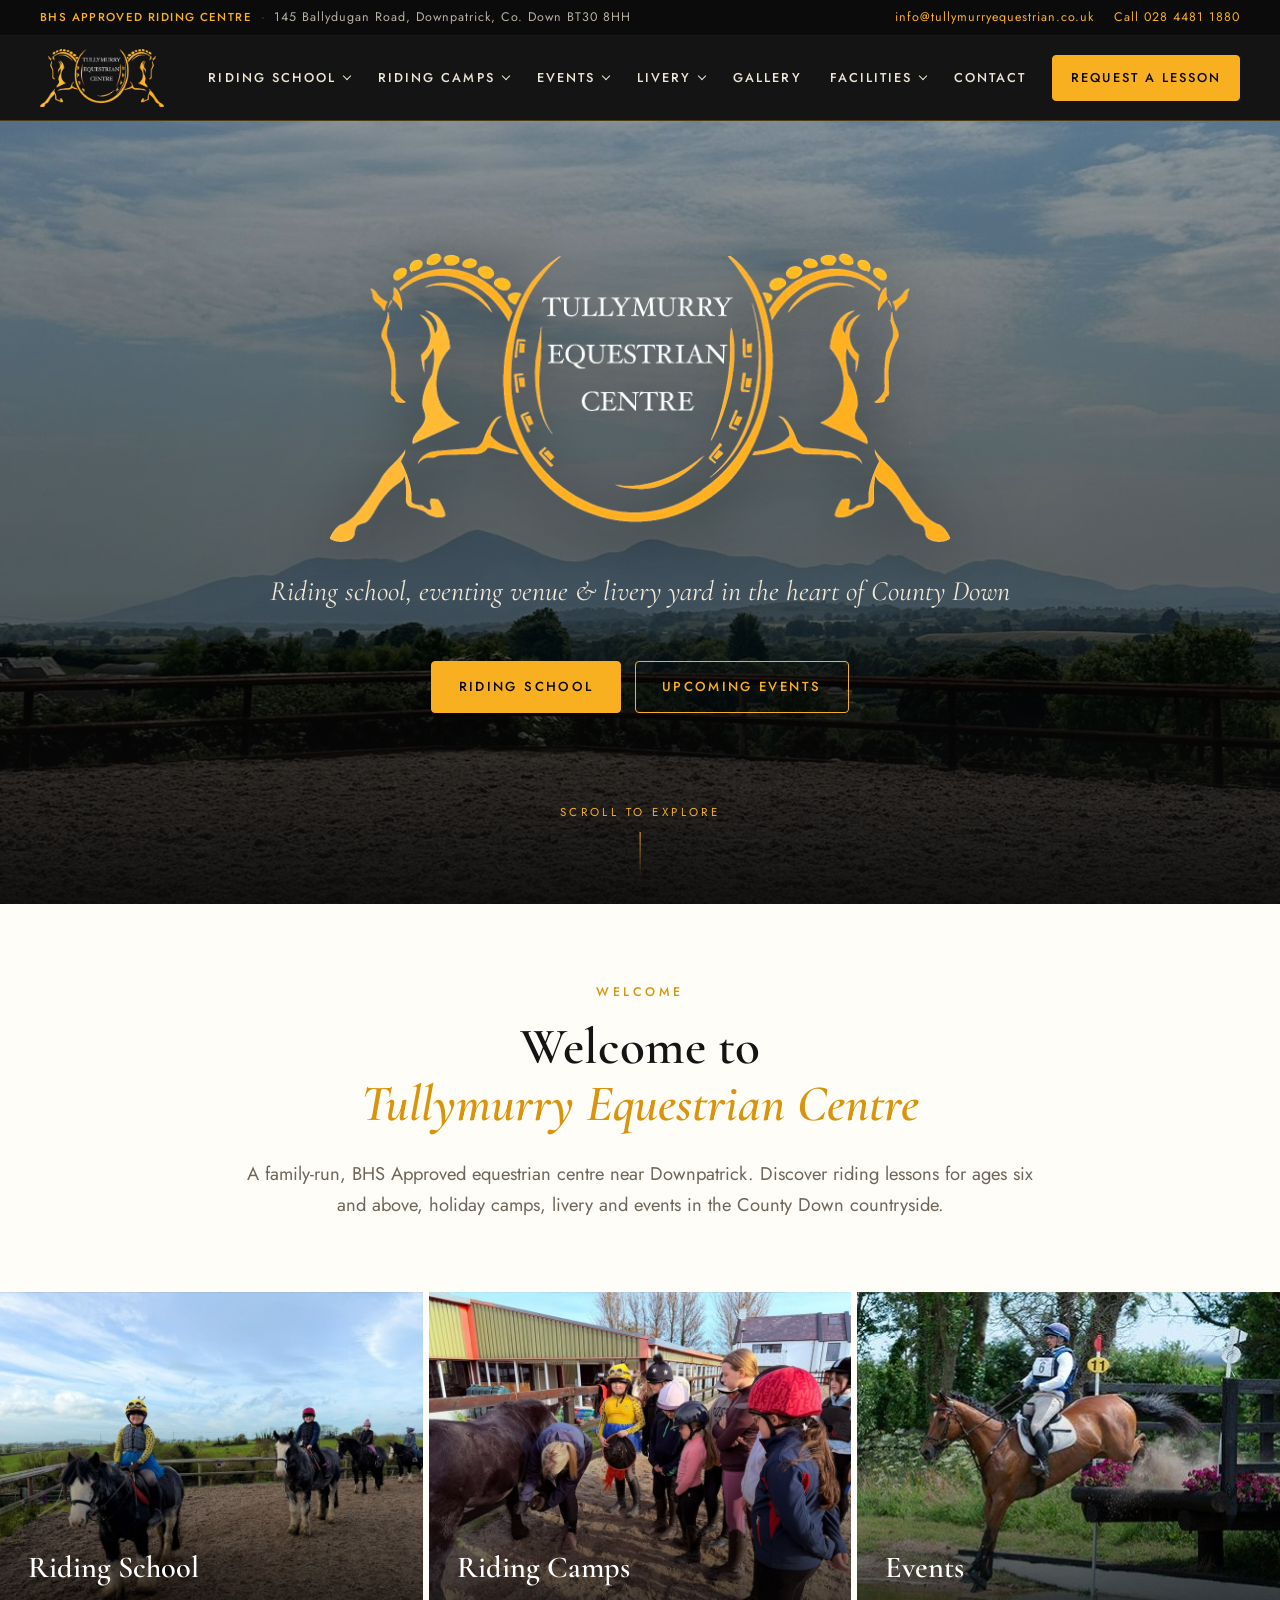
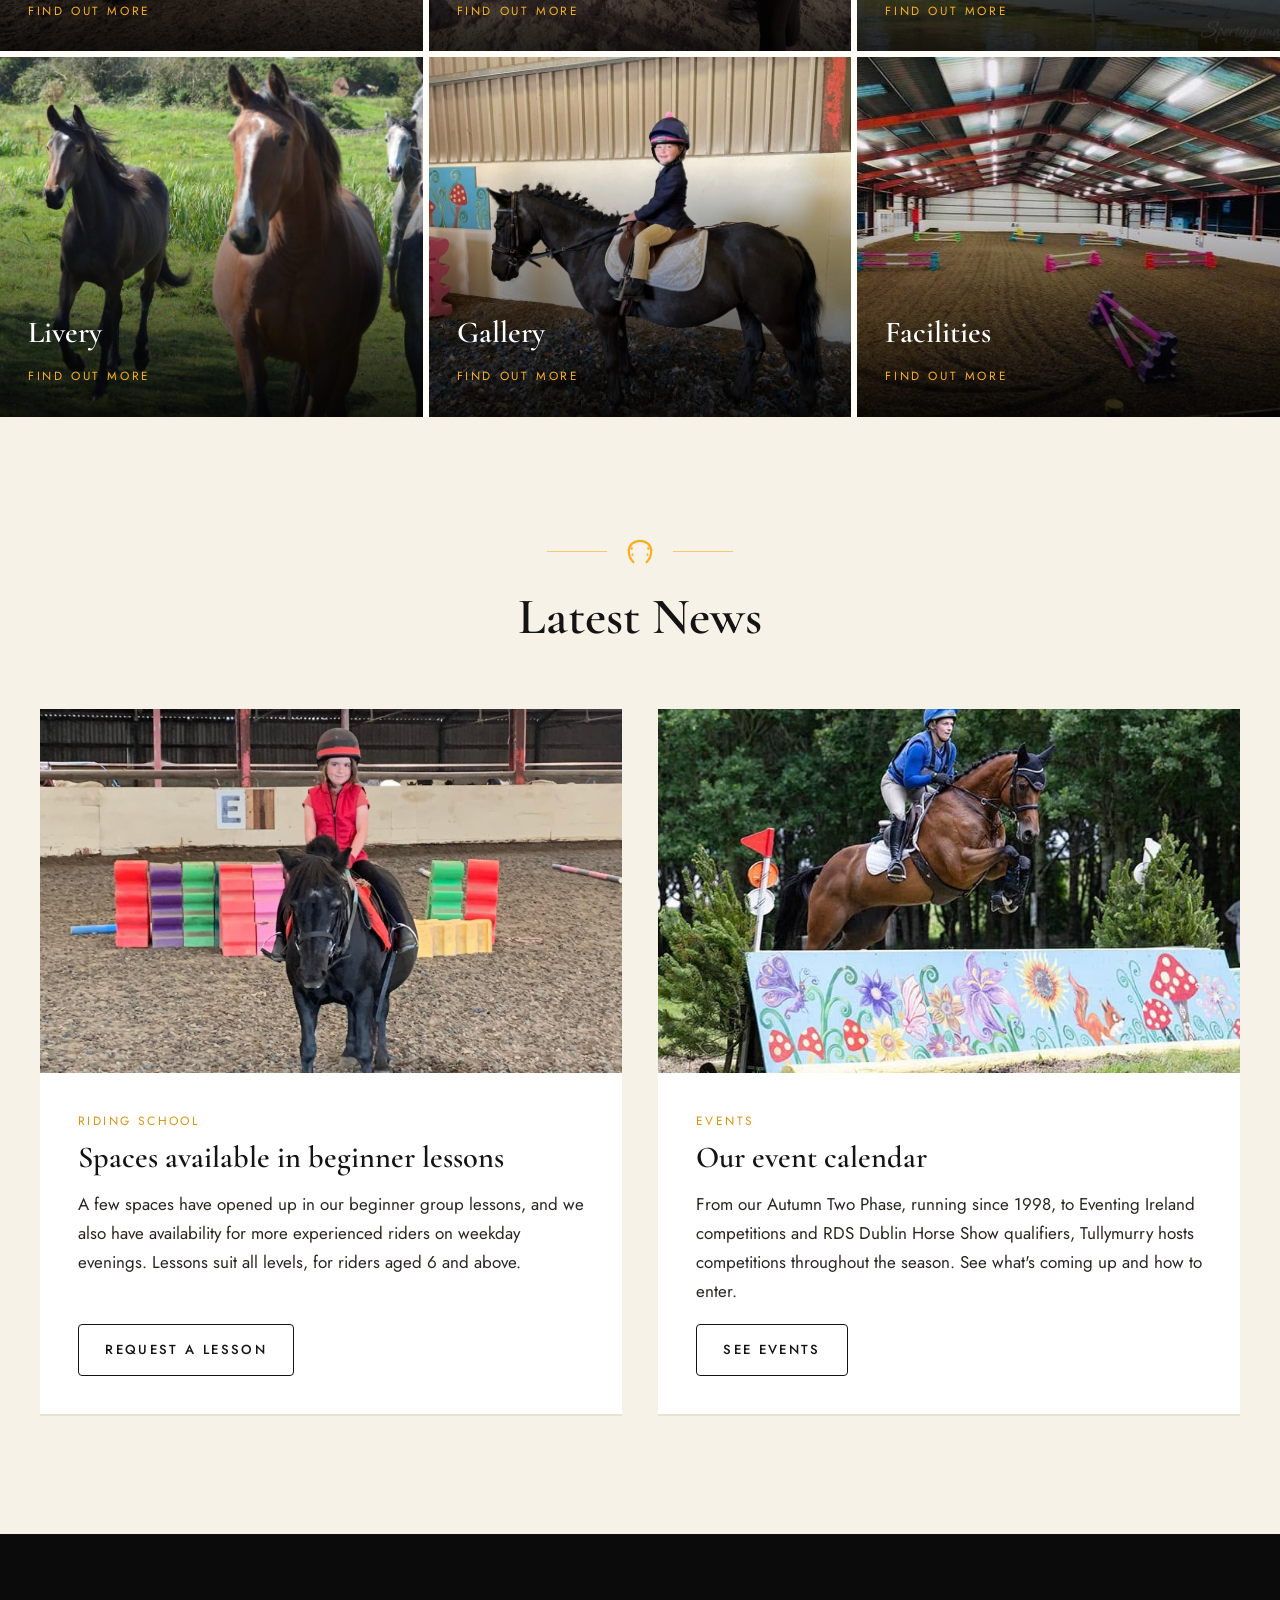
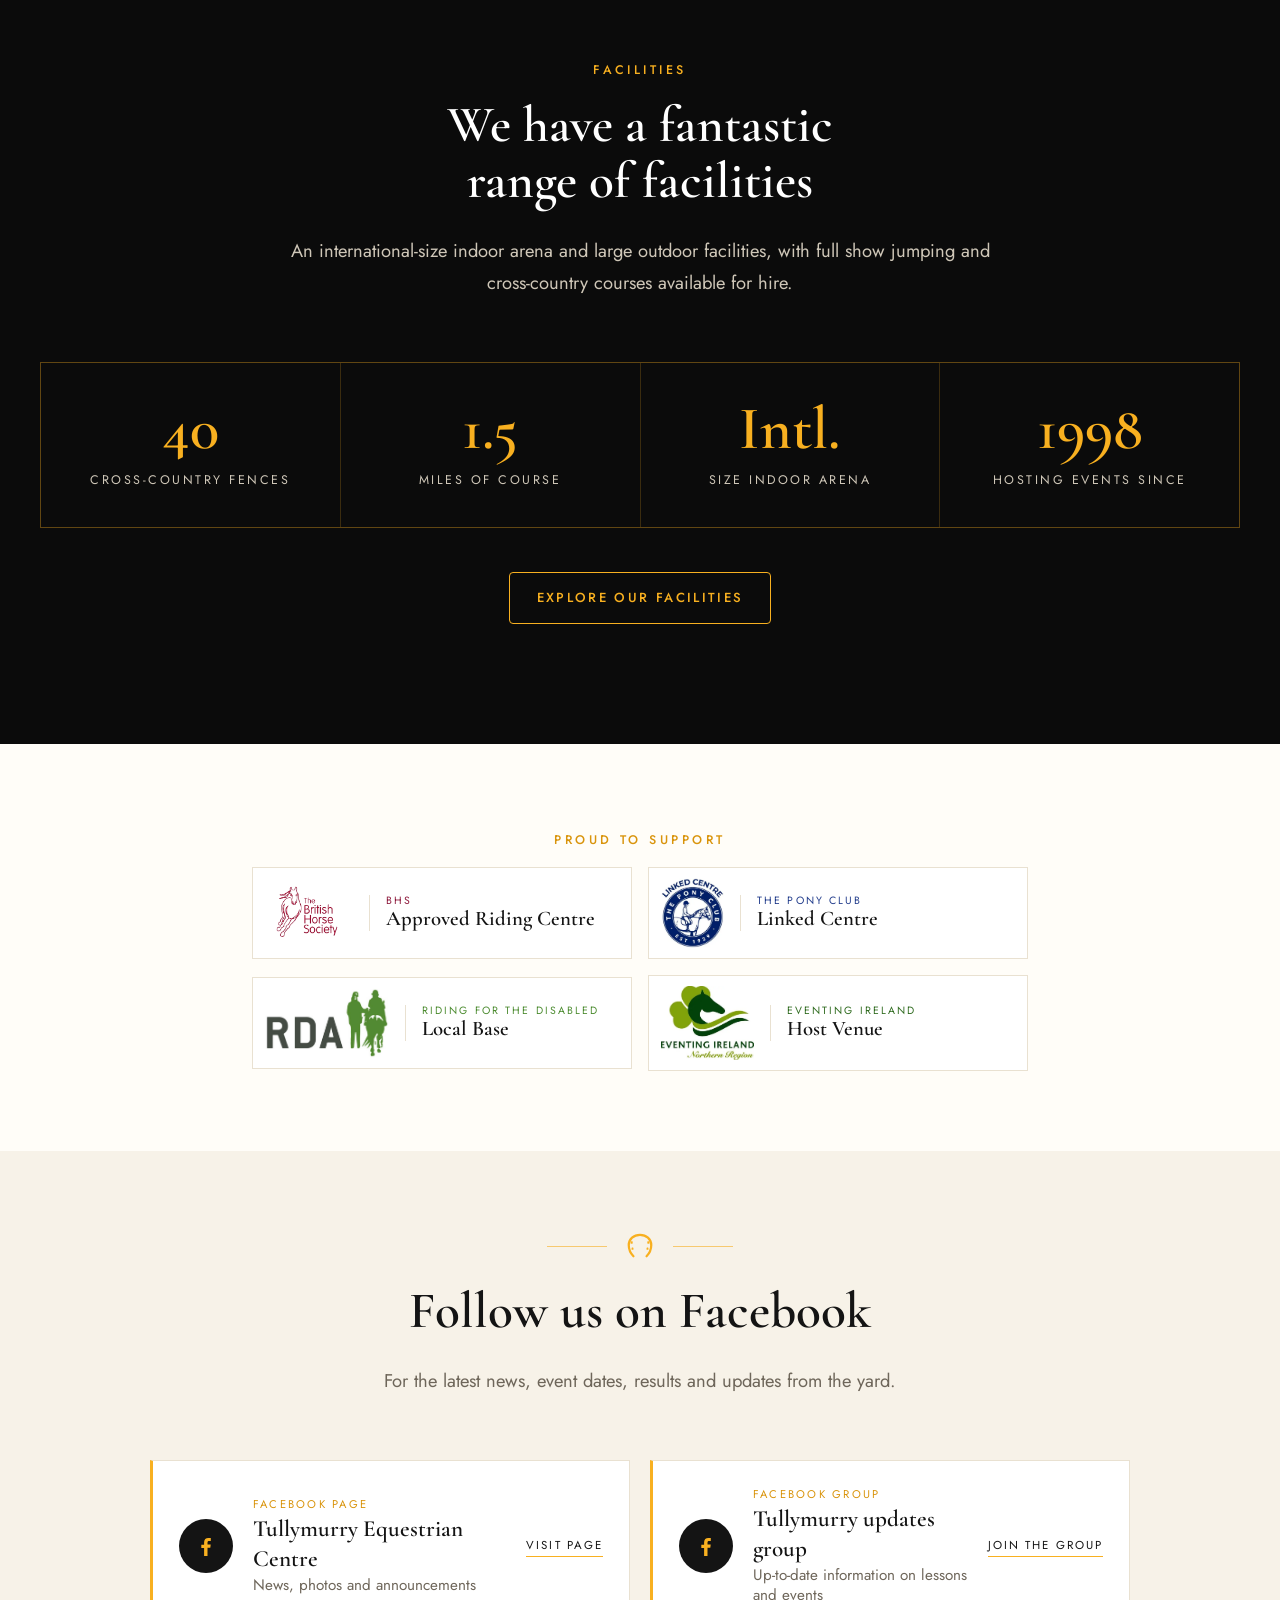
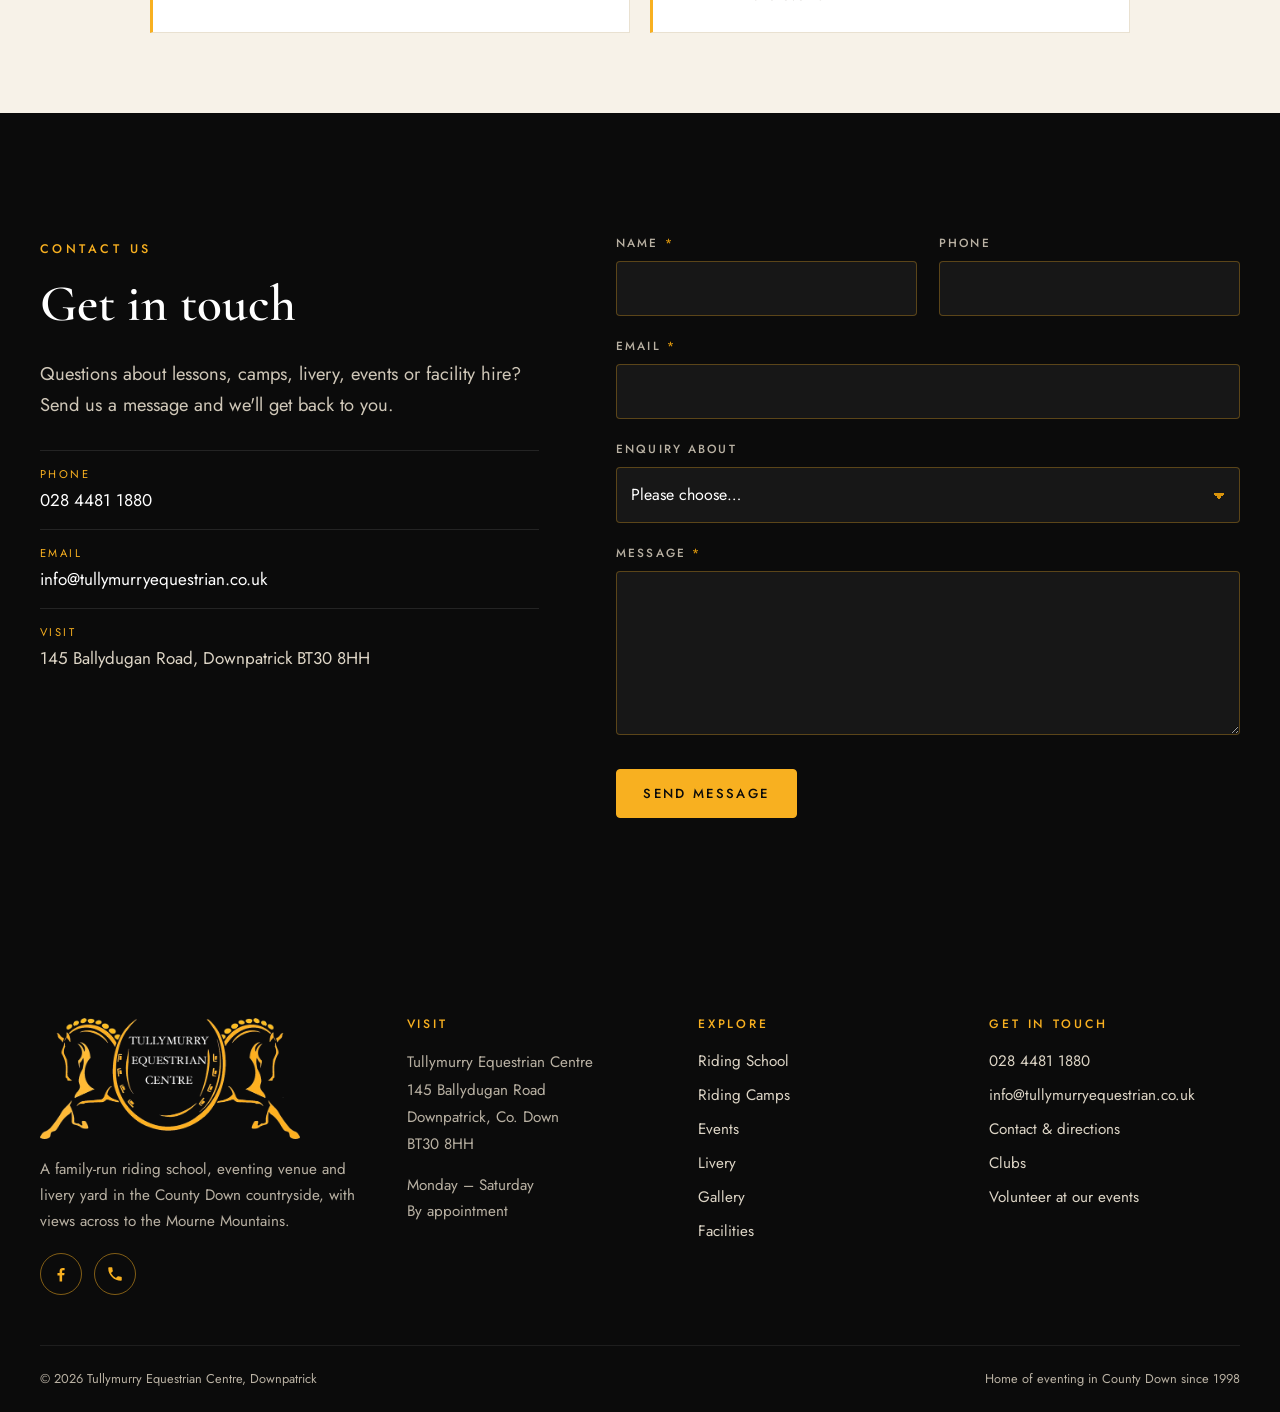
<file: index.html>
<!doctype html>
<html lang="en-GB">
<head>
<meta charset="utf-8">
<meta name="viewport" content="width=device-width, initial-scale=1">
<title>Tullymurry Equestrian Centre | Riding School, Downpatrick</title>
<meta name="description" content="BHS Approved riding school near Downpatrick, Co. Down. Lessons for all levels from age 6, riding camps, events, livery and an international-size indoor arena.">
<link rel="canonical" href="https://www.tullymurryequestrian.co.uk/">
<meta property="og:type" content="website">
<meta property="og:site_name" content="Tullymurry Equestrian Centre">
<meta property="og:title" content="Tullymurry Equestrian Centre | Riding School, Downpatrick">
<meta property="og:description" content="BHS Approved riding school near Downpatrick, Co. Down. Lessons for all levels from age 6, riding camps, events, livery and an international-size indoor arena.">
<meta property="og:url" content="https://www.tullymurryequestrian.co.uk/">
<meta property="og:image" content="https://www.tullymurryequestrian.co.uk/assets/img/og-image.jpg">
<meta property="og:image:width" content="1200">
<meta property="og:image:height" content="630">
<meta property="og:locale" content="en_GB">
<meta name="twitter:card" content="summary_large_image">
<meta name="twitter:title" content="Tullymurry Equestrian Centre | Riding School, Downpatrick">
<meta name="twitter:description" content="BHS Approved riding school near Downpatrick, Co. Down. Lessons for all levels from age 6, riding camps, events, livery and an international-size indoor arena.">
<meta name="twitter:image" content="https://www.tullymurryequestrian.co.uk/assets/img/og-image.jpg">
<meta name="theme-color" content="#0b0b0b">
<link rel="icon" type="image/png" href="assets/img/favicon.png">
<link rel="apple-touch-icon" href="assets/img/apple-touch-icon.png">
<link rel="preconnect" href="https://fonts.googleapis.com">
<link rel="preconnect" href="https://fonts.gstatic.com" crossorigin>
<link rel="stylesheet" href="https://fonts.googleapis.com/css2?family=Cormorant+Garamond:ital,wght@0,500;0,600;1,500&family=Jost:wght@300;400;500&display=swap">
<link rel="stylesheet" href="css/style.css?v=20261025-mobile-banner">
<script type="application/ld+json">{"@context":"https://schema.org","@type":"SportsActivityLocation","name":"Tullymurry Equestrian Centre","url":"https://www.tullymurryequestrian.co.uk","telephone":"+442844811880","email":"info@tullymurryequestrian.co.uk","image":"https://www.tullymurryequestrian.co.uk/assets/img/og-image.jpg","logo":"https://www.tullymurryequestrian.co.uk/assets/img/logo-black.jpg","sameAs":["https://www.facebook.com/pages/Tullymurry%20Equestrian%20Centre/1516033685365684","https://www.facebook.com/groups/turleylaura1/"],"description":"BHS Approved Riding Centre and Pony Club Linked Centre near Downpatrick, Co. Down: riding lessons, camps, events, livery and facility hire.","address":{"@type":"PostalAddress","streetAddress":"145 Ballydugan Road","addressLocality":"Downpatrick","addressRegion":"County Down","postalCode":"BT30 8HH","addressCountry":"GB"},"openingHoursSpecification":[{"@type":"OpeningHoursSpecification","dayOfWeek":["Monday","Tuesday","Wednesday","Thursday","Friday","Saturday"],"description":"By appointment"}]}</script>
</head>
<body>
<a class="skip" href="#main">Skip to content</a>
<div class="topbar home-information"><div class="wrap">
    <div><span class="bhs-flag">BHS Approved Riding Centre</span><span class="hide-sm">145 Ballydugan Road, Downpatrick, Co. Down BT30 8HH</span><span class="hide-sm hide-md">Mon – Sat, by appointment</span></div>
    <div><a class="hide-sm" href="mailto:info@tullymurryequestrian.co.uk">info@tullymurryequestrian.co.uk</a><span><a href="tel:+442844811880">Call 028 4481 1880</a></span></div>
  </div></div>
<header class="site-header home-header">
  <div class="wrap header-inner">
    <a class="brand" href="/" aria-label="Tullymurry Equestrian Centre home"><img src="assets/img/logo-sm.png" alt="Tullymurry Equestrian Centre" width="314" height="147"></a>
    <button class="menu-toggle" aria-label="Menu" aria-expanded="false" aria-controls="site-nav"><span></span><span></span><span></span></button>
    <nav class="main-nav" id="site-nav" aria-label="Main"><ul><li class="has-sub"><a href="/riding-school">Riding School</a><ul class="sub"><li><a href="/riding-school#children">Lessons for Children</a></li><li><a href="/riding-school#adults">Lessons for Adults</a></li><li><a href="/riding-school#private">Private Lessons</a></li><li><a href="/riding-school#cross-country">Cross-Country Schooling</a></li><li><a href="/riding-school#book">Request a lesson</a></li><li><a href="/clubs">Clubs</a></li></ul></li><li class="has-sub"><a href="/riding-camps">Riding Camps</a><ul class="sub"><li><a href="/riding-camps#camps">Holiday Camps</a></li><li><a href="/riding-camps#day">A Day at Camp</a></li><li><a href="/riding-camps#bring">What to Bring</a></li></ul></li><li class="has-sub"><a href="/events">Events</a><ul class="sub"><li><a href="/events#upcoming">Upcoming Events</a></li><li><a href="/events#two-phase">Autumn Two Phase</a></li><li><a href="/events#rds">RDS Qualifiers</a></li><li><a href="/events#volunteers">Volunteers</a></li></ul></li><li class="has-sub"><a href="/livery">Livery</a><ul class="sub"><li><a href="/livery#options">Livery Options</a></li><li><a href="/livery#enquire">Livery Enquiry</a></li></ul></li><li><a href="/gallery">Gallery</a></li><li class="has-sub"><a href="/facilities">Facilities</a><ul class="sub"><li><a href="/facilities#cross-country">Cross-Country Course</a></li><li><a href="/facilities#arenas">International Indoor Arena</a></li><li><a href="/facilities#outdoor">Outdoor SJ & XC Courses</a></li><li><a href="/facilities#hire">Facility Hire</a></li></ul></li><li><a href="/contact">Contact</a></li><li class="nav-cta"><a class="btn" href="/riding-school#book">Request a lesson</a></li></ul></nav>
  </div>
</header>
<main id="main">

<section class="hero">
  <div class="photo placeholder " data-img="assets/img/photos/hero.jpg?v=20261025-photos" role="img" aria-label="Horse and rider at Tullymurry"></div>
  <div class="hero-inner">
    <h1 class="sr-only">Tullymurry Equestrian Centre – BHS Approved riding school, eventing venue and livery near Downpatrick, Co. Down</h1>
    <img class="hero-logo" src="assets/img/logo.png" alt="Tullymurry Equestrian Centre" width="1256" height="586">
    <p class="tag">Riding school, eventing venue &amp; livery yard in the heart of County Down</p>
    <div class="btn-row" style="justify-content:center">
      <a class="btn" href="/riding-school">Riding School</a>
      <a class="btn ghost" href="/events">Upcoming Events</a>
    </div>
  </div>
  <a class="scroll-cue" href="#welcome">Scroll to explore</a>
</section>

<section class="section welcome" id="welcome">
  <div class="narrow center reveal">
    <span class="eyebrow">Welcome</span>
    <h2>Welcome to <span>Tullymurry Equestrian Centre</span></h2>
    <p class="lead">A family-run, BHS Approved equestrian centre near Downpatrick. Discover riding lessons for ages six and above, holiday camps, livery and events in the County Down countryside.</p>
  </div>
</section>

<section class="tiles" aria-label="Explore Tullymurry">
  <a class="tile reveal" href="/riding-school"><div class="photo placeholder " data-img="assets/img/photos/home-tile-riding-school-20261101.jpg" role="img" aria-label="Children riding ponies together in the outdoor arena"></div><div class="tile-text"><h3>Riding School</h3><p>BHS approved lessons to suit all levels, for riders aged 6 and above.</p><span class="more">Find out more</span></div></a><a class="tile reveal" href="/riding-camps"><div class="photo placeholder " data-img="assets/img/photos/home-tile-camps-20261101.jpg" role="img" aria-label="Children learning pony care at riding camp"></div><div class="tile-text"><h3>Riding Camps</h3><p>Fun-packed holiday camps with plenty of time in the saddle and around the yard.</p><span class="more">Find out more</span></div></a><a class="tile reveal" href="/events"><div class="photo placeholder " data-img="assets/img/photos/home-tile-events-20261101.jpg" role="img" aria-label="Horse and rider tackling a cross-country water jump"></div><div class="tile-text"><h3>Events</h3><p>Keep up to date with all our events hosted throughout the year.</p><span class="more">Find out more</span></div></a><a class="tile reveal" href="/livery"><div class="photo placeholder " data-img="assets/img/photos/tile-livery.jpg?v=20261025-photos" role="img" aria-label="Livery"></div><div class="tile-text"><h3>Livery</h3><p>Keep your horse at our family-run yard with access to every facility.</p><span class="more">Find out more</span></div></a><a class="tile reveal" href="/gallery"><div class="photo placeholder " data-img="assets/img/photos/home-tile-gallery-20261101.jpg" role="img" aria-label="Young rider on a pony in the indoor arena"></div><div class="tile-text"><h3>Gallery</h3><p>Life at Tullymurry, from lessons and camps to competition days.</p><span class="more">Find out more</span></div></a><a class="tile reveal" href="/facilities"><div class="photo placeholder " data-img="assets/img/photos/home-tile-facilities-20261101.jpg" role="img" aria-label="Indoor arena set up with colourful show jumps"></div><div class="tile-text"><h3>Facilities</h3><p>An international-size indoor arena and large outdoor facilities with full SJ and XC courses.</p><span class="more">Find out more</span></div></a>
</section>

<section class="section cream">
  <div class="wrap">
    <div class="section-head reveal">
      <div class="horseshoe-rule"><svg viewBox="0 0 32 32" aria-hidden="true"><path fill="none" stroke="currentColor" stroke-width="2.4" stroke-linecap="round" d="M9 27c-3-3-5-7-5-12C4 8.4 9.4 4 16 4s12 4.4 12 11c0 5-2 9-5 12"/><g fill="currentColor"><rect x="6.2" y="11" width="2" height="2.6" rx=".5"/><rect x="7" y="17.5" width="2" height="2.6" rx=".5"/><rect x="23.8" y="11" width="2" height="2.6" rx=".5"/><rect x="23" y="17.5" width="2" height="2.6" rx=".5"/></g></svg></div>
      <h2>Latest News</h2>
    </div>
    <div class="news-grid">
      <article class="news-card reveal">
        <div class="photo placeholder " data-img="assets/img/photos/news-lessons.jpg?v=20261025-photos" role="img" aria-label="Riding lesson in the indoor arena"></div>
        <div class="body">
          <span class="date">Riding School</span>
          <h3>Spaces available in beginner lessons</h3>
          <p>A few spaces have opened up in our beginner group lessons, and we also have availability for more experienced riders on weekday evenings. Lessons suit all levels, for riders aged 6 and above.</p>
          <a class="btn dark-ghost" href="/riding-school#book">Request a lesson</a>
        </div>
      </article>
      <article class="news-card reveal">
        <div class="photo placeholder " data-img="assets/img/photos/news-events.jpg?v=20261025-photos" role="img" aria-label="Cross-country at Tullymurry"></div>
        <div class="body">
          <span class="date">Events</span>
          <h3>Our event calendar</h3>
          <p>From our Autumn Two Phase, running since 1998, to Eventing Ireland competitions and RDS Dublin Horse Show qualifiers, Tullymurry hosts competitions throughout the season. See what's coming up and how to enter.</p>
          <a class="btn dark-ghost" href="/events">See events</a>
        </div>
      </article>
    </div>
  </div>
</section>





<section class="section dark">
  <div class="wrap">
    <div class="section-head reveal">
      <span class="eyebrow">Facilities</span>
      <h2>We have a fantastic range of facilities</h2>
      <p class="lead">An international-size indoor arena and large outdoor facilities, with full show jumping and cross-country courses available for hire.</p>
    </div>
    <div class="stats reveal">
      <div class="stat"><strong>40</strong><span>Cross-country fences</span></div>
      <div class="stat"><strong>1.5</strong><span>Miles of course</span></div>
      <div class="stat"><strong>Intl.</strong><span>Size indoor arena</span></div>
      <div class="stat"><strong>1998</strong><span>Hosting events since</span></div>
    </div>
    <div class="center" style="margin-top:44px"><a class="btn ghost" href="/facilities">Explore our facilities</a></div>
  </div>
</section>

<section class="section tight">
  <div class="wrap center">
    <span class="eyebrow">Proud to support</span>
    <div class="badges reveal">
      <span class="logo-badge bhs"><img src="assets/img/logos/bhs-logo.png" alt="The British Horse Society" width="300" height="239"><span class="lb-text"><small>BHS</small><b>Approved Riding Centre</b></span></span>
      <span class="logo-badge bhs pc"><img src="assets/img/logos/pony-club-linked-centre.png" alt="The Pony Club Linked Centre" width="420" height="420"><span class="lb-text"><small>The Pony Club</small><b>Linked Centre</b></span></span>
      <span class="logo-badge bhs rda"><img src="assets/img/logos/rda-logo.png" alt="Riding for the Disabled Association" width="200" height="110"><span class="lb-text"><small>Riding for the Disabled</small><b>Local Base</b></span></span>
      <span class="logo-badge bhs ei"><img src="assets/img/logos/eventing-ireland-logo.png" alt="Eventing Ireland Northern Region" width="180" height="140"><span class="lb-text"><small>Eventing Ireland</small><b>Host Venue</b></span></span>
    </div>
  </div>
</section>
<section class="section cream tight" id="facebook">
  <div class="wrap">
    <div class="section-head reveal"><div class="horseshoe-rule"><svg viewBox="0 0 32 32" aria-hidden="true"><path fill="none" stroke="currentColor" stroke-width="2.4" stroke-linecap="round" d="M9 27c-3-3-5-7-5-12C4 8.4 9.4 4 16 4s12 4.4 12 11c0 5-2 9-5 12"/><g fill="currentColor"><rect x="6.2" y="11" width="2" height="2.6" rx=".5"/><rect x="7" y="17.5" width="2" height="2.6" rx=".5"/><rect x="23.8" y="11" width="2" height="2.6" rx=".5"/><rect x="23" y="17.5" width="2" height="2.6" rx=".5"/></g></svg></div><h2>Follow us on Facebook</h2><p class="lead">For the latest news, event dates, results and updates from the yard.</p></div>
    <div class="fb-grid">
      <a class="fb-card reveal" href="https://www.facebook.com/pages/Tullymurry%20Equestrian%20Centre/1516033685365684" target="_blank" rel="noopener">
        <span class="fb-ico"><svg viewBox="0 0 24 24" aria-hidden="true"><path d="M13.5 22v-8.2h2.8l.4-3.2h-3.2V8.5c0-.9.3-1.6 1.6-1.6h1.7V4.1c-.3 0-1.3-.1-2.5-.1-2.5 0-4.2 1.5-4.2 4.3v2.4H7.3v3.2h2.8V22h3.4z"/></svg></span>
        <span><small>Facebook page</small><b>Tullymurry Equestrian Centre</b><em>News, photos and announcements</em></span>
        <span class="more">Visit page</span>
      </a>
      <a class="fb-card reveal" href="https://www.facebook.com/groups/turleylaura1/" target="_blank" rel="noopener">
        <span class="fb-ico"><svg viewBox="0 0 24 24" aria-hidden="true"><path d="M13.5 22v-8.2h2.8l.4-3.2h-3.2V8.5c0-.9.3-1.6 1.6-1.6h1.7V4.1c-.3 0-1.3-.1-2.5-.1-2.5 0-4.2 1.5-4.2 4.3v2.4H7.3v3.2h2.8V22h3.4z"/></svg></span>
        <span><small>Facebook group</small><b>Tullymurry updates group</b><em>Up-to-date information on lessons and events</em></span>
        <span class="more">Join the group</span>
      </a>
    </div>
  </div>
</section>

<section class="section dark" id="contact-form">
  <div class="wrap form-split">
    <div class="reveal">
      <span class="eyebrow">Contact us</span>
      <h2>Get in touch</h2>
      <p class="lead">Questions about lessons, camps, livery, events or facility hire? Send us a message and we'll get back to you.</p>
      <ul class="contact-mini">
        <li><span>Phone</span><a href="tel:+442844811880">028 4481 1880</a></li>
        <li><span>Email</span><a href="mailto:info@tullymurryequestrian.co.uk">info@tullymurryequestrian.co.uk</a></li>
        <li><span>Visit</span>145 Ballydugan Road, Downpatrick BT30 8HH</li>
      </ul>
    </div>
    <div class="reveal">
      <form class="tm-form on-dark" data-subject="Website enquiry" novalidate>
  <div class="form-grid"><div><label for="f-name">Name <span aria-hidden="true">*</span></label><input id="f-name" name="name" type="text" required autocomplete="name"></div><div><label for="f-phone">Phone</label><input id="f-phone" name="phone" type="tel" autocomplete="tel"></div><div class="full"><label for="f-email">Email <span aria-hidden="true">*</span></label><input id="f-email" name="email" type="email" required autocomplete="email"></div><div class="full"><label for="f-topic">Enquiry about</label><select id="f-topic" name="topic"><option value="">Please choose…</option><option>Riding lessons</option><option>Riding camps</option><option>Livery</option><option>Events</option><option>Facility hire</option><option>Something else</option></select></div><div class="full"><label for="f-message">Message <span aria-hidden="true">*</span></label><textarea id="f-message" name="message" rows="5" required></textarea></div></div>
  <input type="checkbox" name="botcheck" class="hp" tabindex="-1" autocomplete="off" aria-hidden="true">
  <div class="form-foot">
    <button class="btn" type="submit">Send message</button>
    <p class="form-msg" role="status" aria-live="polite"></p>
  </div>
</form>
    </div>
  </div>
</section>



</main>
<footer class="site-footer">
  <div class="wrap footer-top">
    <div>
      <a class="footer-logo" href="/"><img src="assets/img/logo-sm.png" alt="Tullymurry Equestrian Centre" loading="lazy"></a>
      <p>A family-run riding school, eventing venue and livery yard in the County Down countryside, with views across to the Mourne Mountains.</p>
      <div class="socials">
        <a href="https://www.facebook.com/pages/Tullymurry%20Equestrian%20Centre/1516033685365684" target="_blank" rel="noopener" aria-label="Tullymurry Equestrian Centre on Facebook"><svg viewBox="0 0 24 24" aria-hidden="true"><path d="M13.5 22v-8.2h2.8l.4-3.2h-3.2V8.5c0-.9.3-1.6 1.6-1.6h1.7V4.1c-.3 0-1.3-.1-2.5-.1-2.5 0-4.2 1.5-4.2 4.3v2.4H7.3v3.2h2.8V22h3.4z"/></svg></a>
        <a href="tel:+442844811880" aria-label="Call us"><svg viewBox="0 0 24 24" aria-hidden="true"><path d="M6.6 10.8a15.1 15.1 0 0 0 6.6 6.6l2.2-2.2c.3-.3.7-.4 1-.2 1.1.4 2.3.6 3.6.6.6 0 1 .4 1 1V20c0 .6-.4 1-1 1A17 17 0 0 1 3 4c0-.6.4-1 1-1h3.5c.6 0 1 .4 1 1 0 1.3.2 2.5.6 3.6.1.3 0 .7-.2 1l-2.3 2.2z"/></svg></a>
      </div>
    </div>
    <div>
      <h4>Visit</h4>
      <address>Tullymurry Equestrian Centre<br>145 Ballydugan Road<br>Downpatrick, Co. Down<br>BT30 8HH</address>
      <p style="margin-top:14px">Monday – Saturday<br>By appointment</p>
    </div>
    <div>
      <h4>Explore</h4>
      <ul>
        <li><a href="/riding-school">Riding School</a></li>
        <li><a href="/riding-camps">Riding Camps</a></li>
        <li><a href="/events">Events</a></li>
        <li><a href="/livery">Livery</a></li>
        <li><a href="/gallery">Gallery</a></li>
        <li><a href="/facilities">Facilities</a></li>
      </ul>
    </div>
    <div>
      <h4>Get in touch</h4>
      <ul>
        <li><a href="tel:+442844811880">028 4481 1880</a></li>
        <li><a href="mailto:info@tullymurryequestrian.co.uk">info@tullymurryequestrian.co.uk</a></li>
        <li><a href="/contact">Contact &amp; directions</a></li>
        <li><a href="/clubs">Clubs</a></li>
        <li><a href="/events#volunteers">Volunteer at our events</a></li>
      </ul>
    </div>
  </div>
  <div class="wrap footer-bottom">
    <span>&copy; <span id="year">2026</span> Tullymurry Equestrian Centre, Downpatrick</span>
    <span>Home of eventing in County Down since 1998</span>
  </div>
</footer>
<script src="js/main.js" defer></script>
<script src="js/forms.js" defer></script>
<script src="js/content.js?v=20261025-design" defer></script>
</body>
</html>
</file>
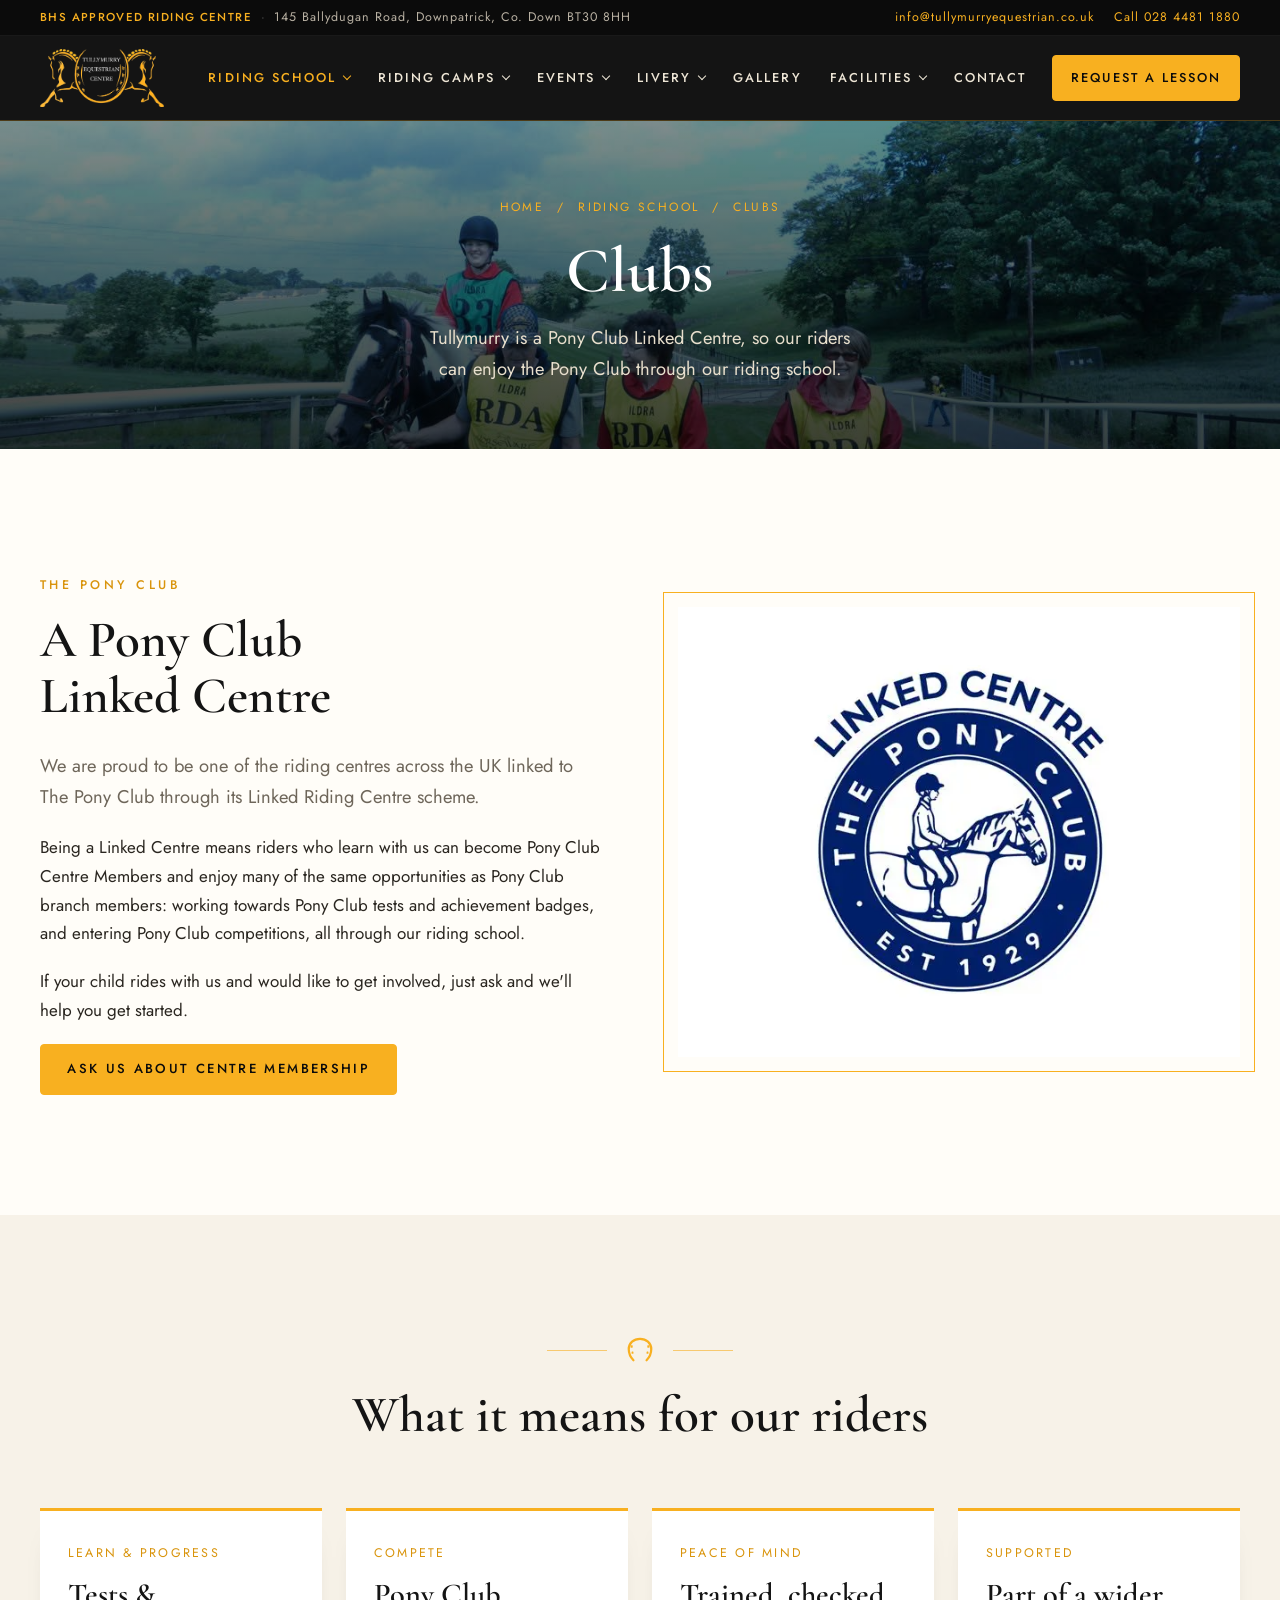
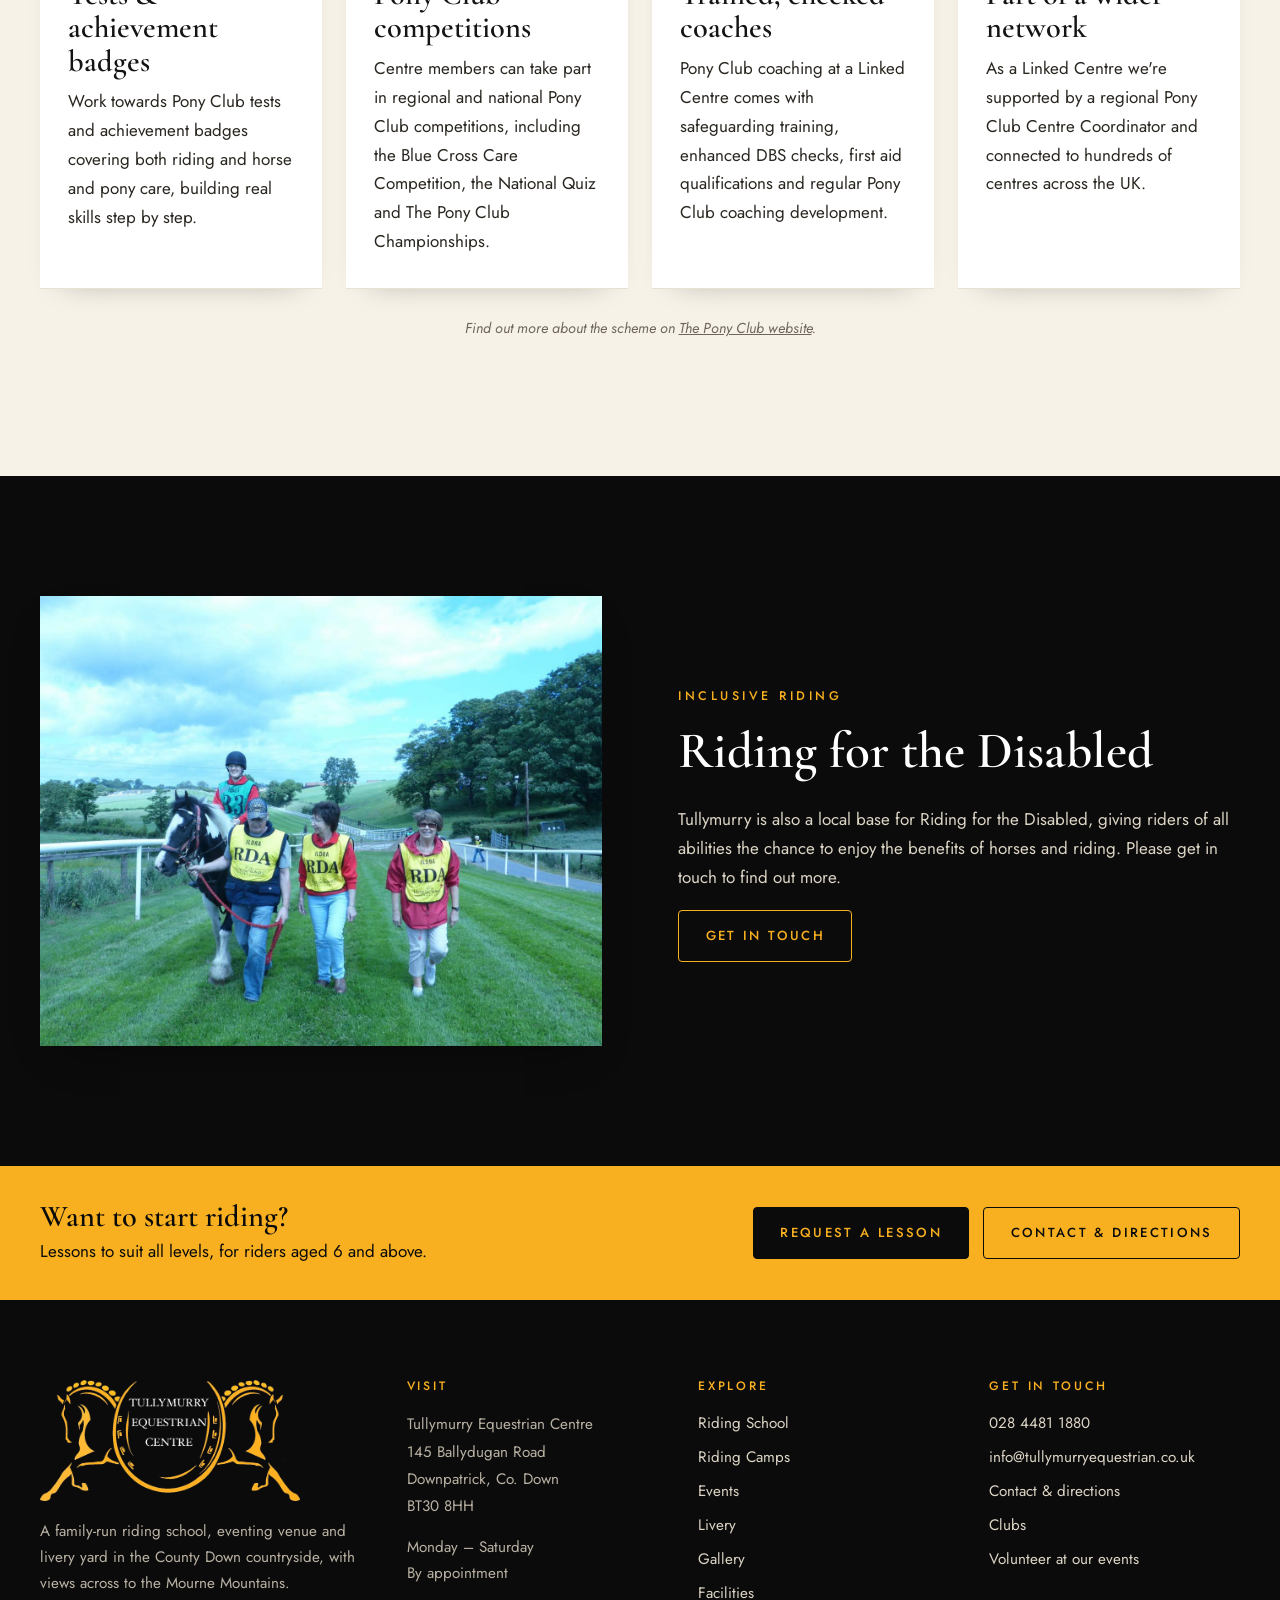
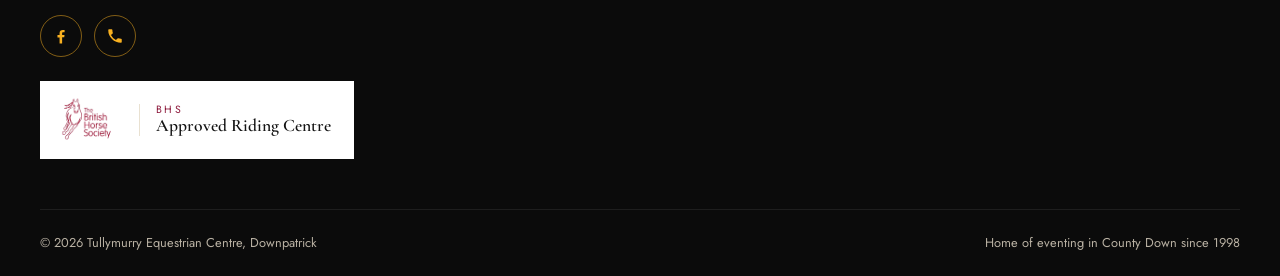
<file: clubs.html>
<!doctype html>
<html lang="en-GB">
<head>
<meta charset="utf-8">
<meta name="viewport" content="width=device-width, initial-scale=1">
<title>Pony Club &amp; RDA Centre | Tullymurry Equestrian Centre</title>
<meta name="description" content="Tullymurry is a Pony Club Linked Centre: riders can work towards Pony Club tests and badges and enter Pony Club competitions near Downpatrick.">
<link rel="canonical" href="https://www.tullymurryequestrian.co.uk/clubs">
<meta property="og:type" content="website">
<meta property="og:site_name" content="Tullymurry Equestrian Centre">
<meta property="og:title" content="Pony Club &amp; RDA Centre | Tullymurry Equestrian Centre">
<meta property="og:description" content="Tullymurry is a Pony Club Linked Centre: riders can work towards Pony Club tests and badges and enter Pony Club competitions near Downpatrick.">
<meta property="og:url" content="https://www.tullymurryequestrian.co.uk/clubs">
<meta property="og:image" content="https://www.tullymurryequestrian.co.uk/assets/img/og-image.jpg">
<meta property="og:image:width" content="1200">
<meta property="og:image:height" content="630">
<meta property="og:locale" content="en_GB">
<meta name="twitter:card" content="summary_large_image">
<meta name="twitter:title" content="Pony Club &amp; RDA Centre | Tullymurry Equestrian Centre">
<meta name="twitter:description" content="Tullymurry is a Pony Club Linked Centre: riders can work towards Pony Club tests and badges and enter Pony Club competitions near Downpatrick.">
<meta name="twitter:image" content="https://www.tullymurryequestrian.co.uk/assets/img/og-image.jpg">
<meta name="theme-color" content="#0b0b0b">
<link rel="icon" type="image/png" href="assets/img/favicon.png">
<link rel="apple-touch-icon" href="assets/img/apple-touch-icon.png">
<link rel="preconnect" href="https://fonts.googleapis.com">
<link rel="preconnect" href="https://fonts.gstatic.com" crossorigin>
<link rel="stylesheet" href="https://fonts.googleapis.com/css2?family=Cormorant+Garamond:ital,wght@0,500;0,600;1,500&family=Jost:wght@300;400;500&display=swap">
<link rel="stylesheet" href="css/style.css?v=20261025-design">

</head>
<body>
<a class="skip" href="#main">Skip to content</a>
<header class="site-header">
  <div class="topbar"><div class="wrap">
    <div><span class="bhs-flag">BHS Approved Riding Centre</span><span class="hide-sm">145 Ballydugan Road, Downpatrick, Co. Down BT30 8HH</span><span class="hide-sm hide-md">Mon – Sat, by appointment</span></div>
    <div><a class="hide-sm" href="mailto:info@tullymurryequestrian.co.uk">info@tullymurryequestrian.co.uk</a><span><a href="tel:+442844811880">Call 028 4481 1880</a></span></div>
  </div></div>
  <div class="wrap header-inner">
    <a class="brand" href="/" aria-label="Tullymurry Equestrian Centre home"><img src="assets/img/logo-sm.png" alt="Tullymurry Equestrian Centre" width="314" height="147"></a>
    <button class="menu-toggle" aria-label="Menu" aria-expanded="false" aria-controls="site-nav"><span></span><span></span><span></span></button>
    <nav class="main-nav" id="site-nav" aria-label="Main"><ul><li class="has-sub"><a href="/riding-school" aria-current="page">Riding School</a><ul class="sub"><li><a href="/riding-school#children">Lessons for Children</a></li><li><a href="/riding-school#adults">Lessons for Adults</a></li><li><a href="/riding-school#private">Private Lessons</a></li><li><a href="/riding-school#cross-country">Cross-Country Schooling</a></li><li><a href="/riding-school#book">Request a lesson</a></li><li><a href="/clubs">Clubs</a></li></ul></li><li class="has-sub"><a href="/riding-camps">Riding Camps</a><ul class="sub"><li><a href="/riding-camps#camps">Holiday Camps</a></li><li><a href="/riding-camps#day">A Day at Camp</a></li><li><a href="/riding-camps#bring">What to Bring</a></li></ul></li><li class="has-sub"><a href="/events">Events</a><ul class="sub"><li><a href="/events#upcoming">Upcoming Events</a></li><li><a href="/events#two-phase">Autumn Two Phase</a></li><li><a href="/events#rds">RDS Qualifiers</a></li><li><a href="/events#volunteers">Volunteers</a></li></ul></li><li class="has-sub"><a href="/livery">Livery</a><ul class="sub"><li><a href="/livery#options">Livery Options</a></li><li><a href="/livery#enquire">Livery Enquiry</a></li></ul></li><li><a href="/gallery">Gallery</a></li><li class="has-sub"><a href="/facilities">Facilities</a><ul class="sub"><li><a href="/facilities#cross-country">Cross-Country Course</a></li><li><a href="/facilities#arenas">International Indoor Arena</a></li><li><a href="/facilities#outdoor">Outdoor SJ & XC Courses</a></li><li><a href="/facilities#hire">Facility Hire</a></li></ul></li><li><a href="/contact">Contact</a></li><li class="nav-cta"><a class="btn" href="/riding-school#book">Request a lesson</a></li></ul></nav>
  </div>
</header>
<main id="main">
<section class="page-hero">
  <div class="photo placeholder " data-img="assets/img/photos/hero-clubs.jpg?v=20261025-photos" role="img" aria-label="Clubs"></div>
  <div class="wrap">
    <div class="crumbs"><a href="/">Home</a> &nbsp;/&nbsp; <a href="/riding-school">Riding School</a> &nbsp;/&nbsp; Clubs</div>
    <h1>Clubs</h1>
    <p>Tullymurry is a Pony Club Linked Centre, so our riders can enjoy the Pony Club through our riding school.</p>
  </div>
</section>
<section class="section">
  <div class="wrap split reveal">
    <div>
      <span class="eyebrow">The Pony Club</span>
      <h2>A Pony Club Linked Centre</h2>
      <p class="lead">We are proud to be one of the riding centres across the UK linked to The Pony Club through its Linked Riding Centre scheme.</p>
      <p>Being a Linked Centre means riders who learn with us can become Pony Club Centre Members and enjoy many of the same opportunities as Pony Club branch members: working towards Pony Club tests and achievement badges, and entering Pony Club competitions, all through our riding school.</p>
      <p>If your child rides with us and would like to get involved, just ask and we'll help you get started.</p>
      <a class="btn" href="/contact">Ask us about Centre Membership</a>
    </div>
    <div class="club-logo-panel"><img class="pc-logo-large" src="assets/img/logos/pony-club-linked-centre.png" alt="The Pony Club Linked Centre" width="420" height="420" loading="lazy"></div>
  </div>
</section>

<section class="section cream">
  <div class="wrap">
    <div class="section-head reveal"><div class="horseshoe-rule"><svg viewBox="0 0 32 32" aria-hidden="true"><path fill="none" stroke="currentColor" stroke-width="2.4" stroke-linecap="round" d="M9 27c-3-3-5-7-5-12C4 8.4 9.4 4 16 4s12 4.4 12 11c0 5-2 9-5 12"/><g fill="currentColor"><rect x="6.2" y="11" width="2" height="2.6" rx=".5"/><rect x="7" y="17.5" width="2" height="2.6" rx=".5"/><rect x="23.8" y="11" width="2" height="2.6" rx=".5"/><rect x="23" y="17.5" width="2" height="2.6" rx=".5"/></g></svg></div><h2>What it means for our riders</h2></div>
    <div class="cards">
      <article class="card reveal"><span class="meta">Learn &amp; progress</span><h3>Tests &amp; achievement badges</h3><p>Work towards Pony Club tests and achievement badges covering both riding and horse and pony care, building real skills step by step.</p></article>
      <article class="card reveal"><span class="meta">Compete</span><h3>Pony Club competitions</h3><p>Centre members can take part in regional and national Pony Club competitions, including the Blue Cross Care Competition, the National Quiz and The Pony Club Championships.</p></article>
      <article class="card reveal"><span class="meta">Peace of mind</span><h3>Trained, checked coaches</h3><p>Pony Club coaching at a Linked Centre comes with safeguarding training, enhanced DBS checks, first aid qualifications and regular Pony Club coaching development.</p></article>
      <article class="card reveal"><span class="meta">Supported</span><h3>Part of a wider network</h3><p>As a Linked Centre we're supported by a regional Pony Club Centre Coordinator and connected to hundreds of centres across the UK.</p></article>
    </div>
    <p class="note center" style="margin-top:28px">Find out more about the scheme on <a href="https://pcuk.org/uk-linked-riding-centres/" target="_blank" rel="noopener">The Pony Club website</a>.</p>
  </div>
</section>

<section class="section dark">
  <div class="wrap split flip reveal">
    <div>
      <span class="eyebrow">Inclusive riding</span>
      <h2>Riding for the Disabled</h2>
      <p>Tullymurry is also a local base for Riding for the Disabled, giving riders of all abilities the chance to enjoy the benefits of horses and riding. Please get in touch to find out more.</p>
      <a class="btn ghost" href="/contact">Get in touch</a>
    </div>
    <div class="photo placeholder " data-img="assets/img/photos/rda.jpg?v=20261025-photos" role="img" aria-label="Tullymurry pony and RDA volunteers at the St Patrick’s Coast Trek"></div>
  </div>
</section>
<section class="cta-strip"><div class="wrap">
  <div><h3>Want to start riding?</h3><p>Lessons to suit all levels, for riders aged 6 and above.</p></div>
  <div class="btn-row"><a class="btn" href="/riding-school#book">Request a lesson</a><a class="btn ghost" href="/contact">Contact &amp; directions</a></div>
</div></section>
</main>
<footer class="site-footer">
  <div class="wrap footer-top">
    <div>
      <a class="footer-logo" href="/"><img src="assets/img/logo-sm.png" alt="Tullymurry Equestrian Centre" loading="lazy"></a>
      <p>A family-run riding school, eventing venue and livery yard in the County Down countryside, with views across to the Mourne Mountains.</p>
      <div class="socials">
        <a href="https://www.facebook.com/pages/Tullymurry%20Equestrian%20Centre/1516033685365684" target="_blank" rel="noopener" aria-label="Tullymurry Equestrian Centre on Facebook"><svg viewBox="0 0 24 24" aria-hidden="true"><path d="M13.5 22v-8.2h2.8l.4-3.2h-3.2V8.5c0-.9.3-1.6 1.6-1.6h1.7V4.1c-.3 0-1.3-.1-2.5-.1-2.5 0-4.2 1.5-4.2 4.3v2.4H7.3v3.2h2.8V22h3.4z"/></svg></a>
        <a href="tel:+442844811880" aria-label="Call us"><svg viewBox="0 0 24 24" aria-hidden="true"><path d="M6.6 10.8a15.1 15.1 0 0 0 6.6 6.6l2.2-2.2c.3-.3.7-.4 1-.2 1.1.4 2.3.6 3.6.6.6 0 1 .4 1 1V20c0 .6-.4 1-1 1A17 17 0 0 1 3 4c0-.6.4-1 1-1h3.5c.6 0 1 .4 1 1 0 1.3.2 2.5.6 3.6.1.3 0 .7-.2 1l-2.3 2.2z"/></svg></a>
      </div>
      <div style="margin-top:24px"><span class="logo-badge bhs on-dark"><img src="assets/img/logos/bhs-logo.png" alt="The British Horse Society" width="300" height="239"><span class="lb-text"><small>BHS</small><b>Approved Riding Centre</b></span></span></div>
    </div>
    <div>
      <h4>Visit</h4>
      <address>Tullymurry Equestrian Centre<br>145 Ballydugan Road<br>Downpatrick, Co. Down<br>BT30 8HH</address>
      <p style="margin-top:14px">Monday – Saturday<br>By appointment</p>
    </div>
    <div>
      <h4>Explore</h4>
      <ul>
        <li><a href="/riding-school">Riding School</a></li>
        <li><a href="/riding-camps">Riding Camps</a></li>
        <li><a href="/events">Events</a></li>
        <li><a href="/livery">Livery</a></li>
        <li><a href="/gallery">Gallery</a></li>
        <li><a href="/facilities">Facilities</a></li>
      </ul>
    </div>
    <div>
      <h4>Get in touch</h4>
      <ul>
        <li><a href="tel:+442844811880">028 4481 1880</a></li>
        <li><a href="mailto:info@tullymurryequestrian.co.uk">info@tullymurryequestrian.co.uk</a></li>
        <li><a href="/contact">Contact &amp; directions</a></li>
        <li><a href="/clubs">Clubs</a></li>
        <li><a href="/events#volunteers">Volunteer at our events</a></li>
      </ul>
    </div>
  </div>
  <div class="wrap footer-bottom">
    <span>&copy; <span id="year">2026</span> Tullymurry Equestrian Centre, Downpatrick</span>
    <span>Home of eventing in County Down since 1998</span>
  </div>
</footer>
<script src="js/main.js" defer></script>
<script src="js/forms.js" defer></script>
<script src="js/content.js?v=20261025-design" defer></script>
</body>
</html>
</file>
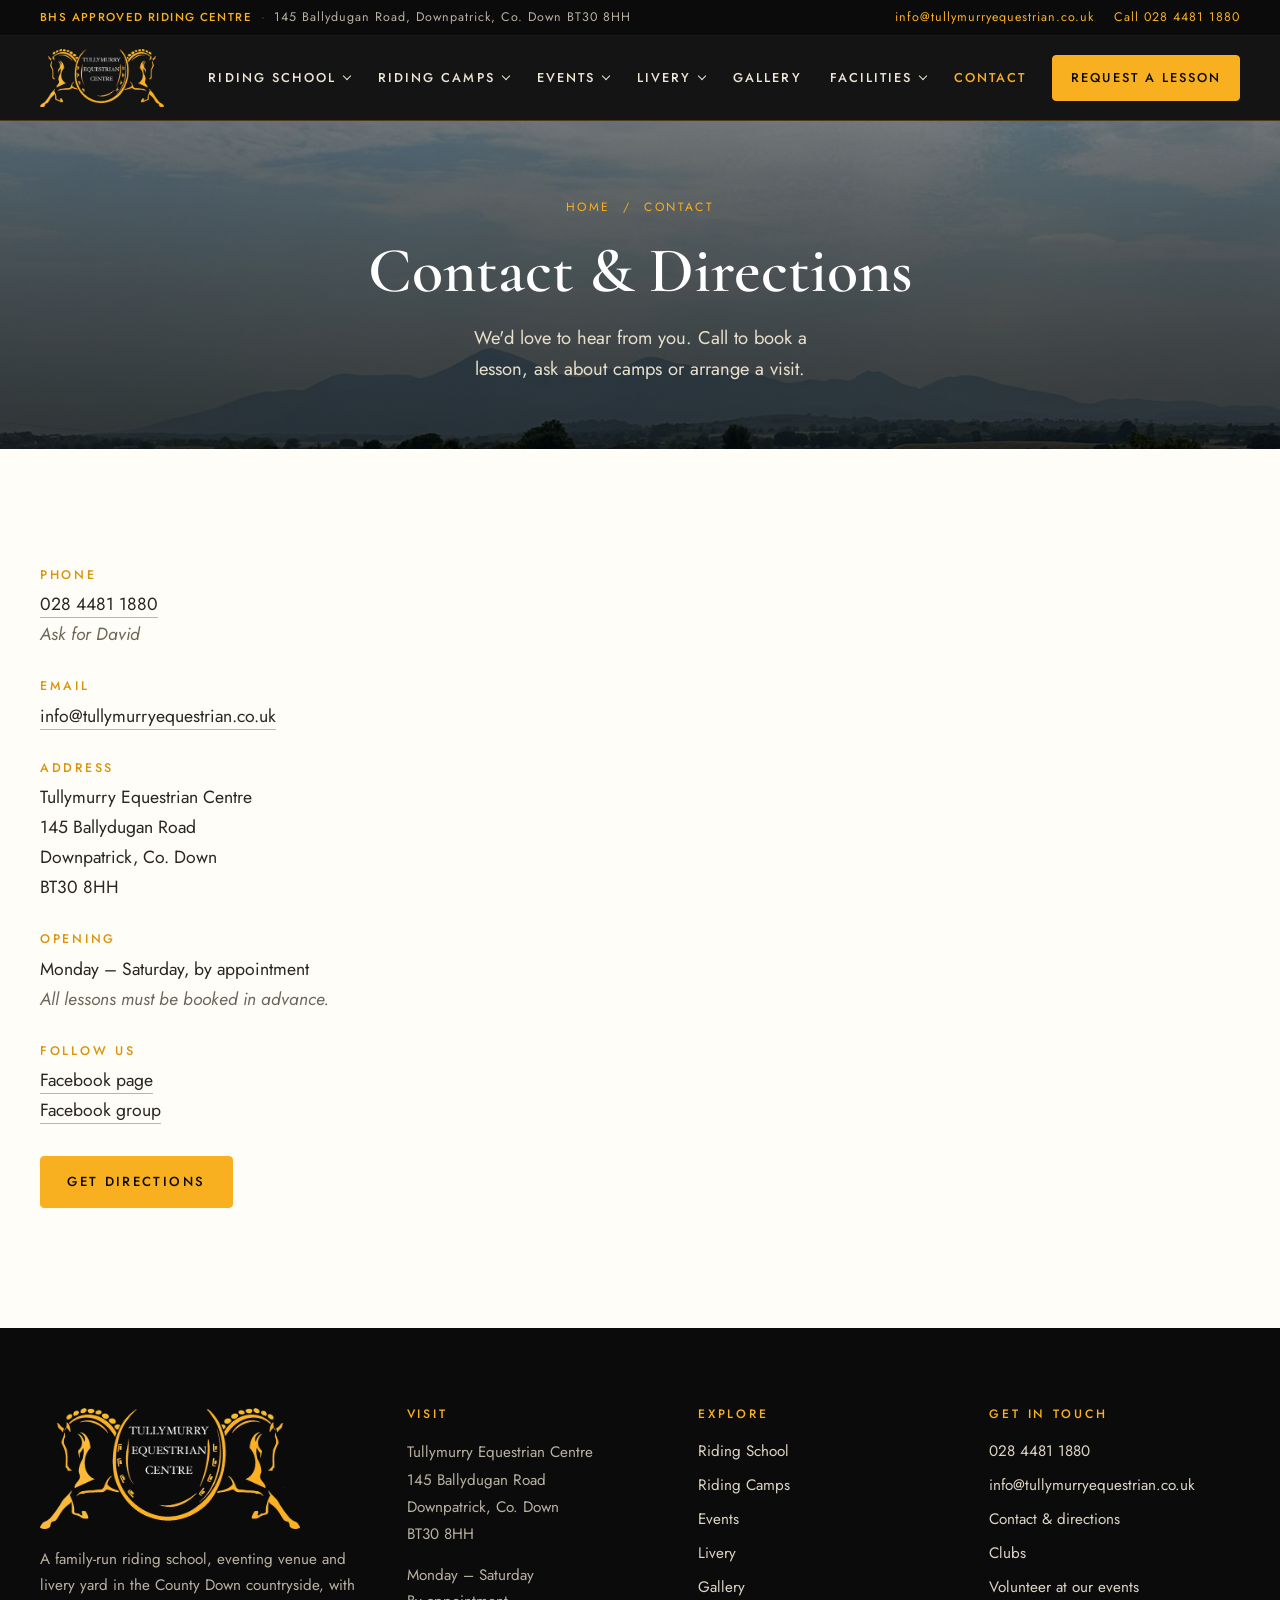
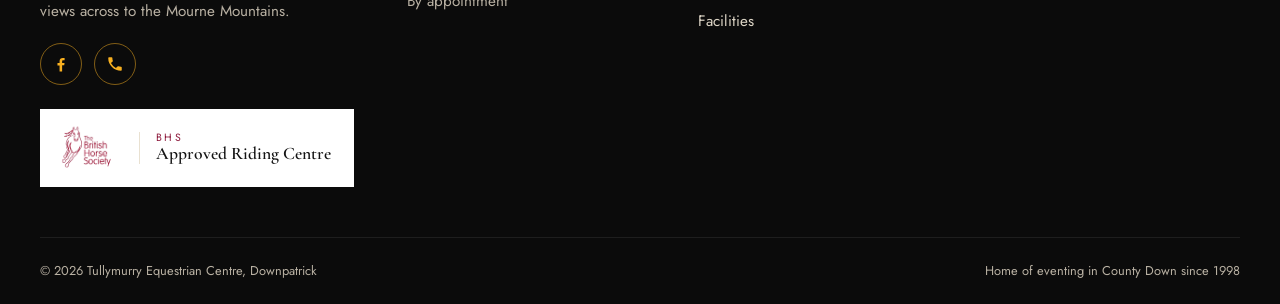
<file: contact.html>
<!doctype html>
<html lang="en-GB">
<head>
<meta charset="utf-8">
<meta name="viewport" content="width=device-width, initial-scale=1">
<title>Contact &amp; Directions | Tullymurry Equestrian Centre</title>
<meta name="description" content="Contact Tullymurry Equestrian Centre, 145 Ballydugan Road, Downpatrick BT30 8HH. Call 028 4481 1880 to book lessons, camps or livery.">
<link rel="canonical" href="https://www.tullymurryequestrian.co.uk/contact">
<meta property="og:type" content="website">
<meta property="og:site_name" content="Tullymurry Equestrian Centre">
<meta property="og:title" content="Contact &amp; Directions | Tullymurry Equestrian Centre">
<meta property="og:description" content="Contact Tullymurry Equestrian Centre, 145 Ballydugan Road, Downpatrick BT30 8HH. Call 028 4481 1880 to book lessons, camps or livery.">
<meta property="og:url" content="https://www.tullymurryequestrian.co.uk/contact">
<meta property="og:image" content="https://www.tullymurryequestrian.co.uk/assets/img/og-image.jpg">
<meta property="og:image:width" content="1200">
<meta property="og:image:height" content="630">
<meta property="og:locale" content="en_GB">
<meta name="twitter:card" content="summary_large_image">
<meta name="twitter:title" content="Contact &amp; Directions | Tullymurry Equestrian Centre">
<meta name="twitter:description" content="Contact Tullymurry Equestrian Centre, 145 Ballydugan Road, Downpatrick BT30 8HH. Call 028 4481 1880 to book lessons, camps or livery.">
<meta name="twitter:image" content="https://www.tullymurryequestrian.co.uk/assets/img/og-image.jpg">
<meta name="theme-color" content="#0b0b0b">
<link rel="icon" type="image/png" href="assets/img/favicon.png">
<link rel="apple-touch-icon" href="assets/img/apple-touch-icon.png">
<link rel="preconnect" href="https://fonts.googleapis.com">
<link rel="preconnect" href="https://fonts.gstatic.com" crossorigin>
<link rel="stylesheet" href="https://fonts.googleapis.com/css2?family=Cormorant+Garamond:ital,wght@0,500;0,600;1,500&family=Jost:wght@300;400;500&display=swap">
<link rel="stylesheet" href="css/style.css?v=20261025-design">

</head>
<body>
<a class="skip" href="#main">Skip to content</a>
<header class="site-header">
  <div class="topbar"><div class="wrap">
    <div><span class="bhs-flag">BHS Approved Riding Centre</span><span class="hide-sm">145 Ballydugan Road, Downpatrick, Co. Down BT30 8HH</span><span class="hide-sm hide-md">Mon – Sat, by appointment</span></div>
    <div><a class="hide-sm" href="mailto:info@tullymurryequestrian.co.uk">info@tullymurryequestrian.co.uk</a><span><a href="tel:+442844811880">Call 028 4481 1880</a></span></div>
  </div></div>
  <div class="wrap header-inner">
    <a class="brand" href="/" aria-label="Tullymurry Equestrian Centre home"><img src="assets/img/logo-sm.png" alt="Tullymurry Equestrian Centre" width="314" height="147"></a>
    <button class="menu-toggle" aria-label="Menu" aria-expanded="false" aria-controls="site-nav"><span></span><span></span><span></span></button>
    <nav class="main-nav" id="site-nav" aria-label="Main"><ul><li class="has-sub"><a href="/riding-school">Riding School</a><ul class="sub"><li><a href="/riding-school#children">Lessons for Children</a></li><li><a href="/riding-school#adults">Lessons for Adults</a></li><li><a href="/riding-school#private">Private Lessons</a></li><li><a href="/riding-school#cross-country">Cross-Country Schooling</a></li><li><a href="/riding-school#book">Request a lesson</a></li><li><a href="/clubs">Clubs</a></li></ul></li><li class="has-sub"><a href="/riding-camps">Riding Camps</a><ul class="sub"><li><a href="/riding-camps#camps">Holiday Camps</a></li><li><a href="/riding-camps#day">A Day at Camp</a></li><li><a href="/riding-camps#bring">What to Bring</a></li></ul></li><li class="has-sub"><a href="/events">Events</a><ul class="sub"><li><a href="/events#upcoming">Upcoming Events</a></li><li><a href="/events#two-phase">Autumn Two Phase</a></li><li><a href="/events#rds">RDS Qualifiers</a></li><li><a href="/events#volunteers">Volunteers</a></li></ul></li><li class="has-sub"><a href="/livery">Livery</a><ul class="sub"><li><a href="/livery#options">Livery Options</a></li><li><a href="/livery#enquire">Livery Enquiry</a></li></ul></li><li><a href="/gallery">Gallery</a></li><li class="has-sub"><a href="/facilities">Facilities</a><ul class="sub"><li><a href="/facilities#cross-country">Cross-Country Course</a></li><li><a href="/facilities#arenas">International Indoor Arena</a></li><li><a href="/facilities#outdoor">Outdoor SJ & XC Courses</a></li><li><a href="/facilities#hire">Facility Hire</a></li></ul></li><li><a href="/contact" aria-current="page">Contact</a></li><li class="nav-cta"><a class="btn" href="/riding-school#book">Request a lesson</a></li></ul></nav>
  </div>
</header>
<main id="main">
<section class="page-hero">
  <div class="photo placeholder " data-img="assets/img/photos/hero-contact.jpg?v=20261025-photos" role="img" aria-label="Contact &amp; Directions"></div>
  <div class="wrap">
    <div class="crumbs"><a href="/">Home</a> &nbsp;/&nbsp; Contact</div>
    <h1>Contact &amp; Directions</h1>
    <p>We'd love to hear from you. Call to book a lesson, ask about camps or arrange a visit.</p>
  </div>
</section>
<section class="section">
  <div class="wrap contact-grid">
    <div class="reveal">
      <div class="contact-block"><h4>Phone</h4><p><a href="tel:+442844811880">028 4481 1880</a></p><p class="note">Ask for David</p></div>
      <div class="contact-block"><h4>Email</h4><p><a href="mailto:info@tullymurryequestrian.co.uk">info@tullymurryequestrian.co.uk</a></p></div>
      <div class="contact-block"><h4>Address</h4><p>Tullymurry Equestrian Centre<br>145 Ballydugan Road<br>Downpatrick, Co. Down<br>BT30 8HH</p></div>
      <div class="contact-block"><h4>Opening</h4><p>Monday – Saturday, by appointment</p><p class="note">All lessons must be booked in advance.</p></div>
      <div class="contact-block"><h4>Follow us</h4><p><a href="https://www.facebook.com/pages/Tullymurry%20Equestrian%20Centre/1516033685365684" target="_blank" rel="noopener">Facebook page</a></p><p><a href="https://www.facebook.com/groups/turleylaura1/" target="_blank" rel="noopener">Facebook group</a></p></div>
      <a class="btn" href="https://www.google.com/maps/dir/?api=1&amp;destination=145+Ballydugan+Road+Downpatrick+BT30+8HH" target="_blank" rel="noopener">Get directions</a>
    </div>
    <div class="reveal">
      <iframe class="map" title="Map showing Tullymurry Equestrian Centre" loading="lazy" referrerpolicy="no-referrer-when-downgrade" src="https://www.google.com/maps?q=145+Ballydugan+Road,+Downpatrick+BT30+8HH&amp;output=embed"></iframe>
    </div>
  </div>
</section>

</main>
<footer class="site-footer">
  <div class="wrap footer-top">
    <div>
      <a class="footer-logo" href="/"><img src="assets/img/logo-sm.png" alt="Tullymurry Equestrian Centre" loading="lazy"></a>
      <p>A family-run riding school, eventing venue and livery yard in the County Down countryside, with views across to the Mourne Mountains.</p>
      <div class="socials">
        <a href="https://www.facebook.com/pages/Tullymurry%20Equestrian%20Centre/1516033685365684" target="_blank" rel="noopener" aria-label="Tullymurry Equestrian Centre on Facebook"><svg viewBox="0 0 24 24" aria-hidden="true"><path d="M13.5 22v-8.2h2.8l.4-3.2h-3.2V8.5c0-.9.3-1.6 1.6-1.6h1.7V4.1c-.3 0-1.3-.1-2.5-.1-2.5 0-4.2 1.5-4.2 4.3v2.4H7.3v3.2h2.8V22h3.4z"/></svg></a>
        <a href="tel:+442844811880" aria-label="Call us"><svg viewBox="0 0 24 24" aria-hidden="true"><path d="M6.6 10.8a15.1 15.1 0 0 0 6.6 6.6l2.2-2.2c.3-.3.7-.4 1-.2 1.1.4 2.3.6 3.6.6.6 0 1 .4 1 1V20c0 .6-.4 1-1 1A17 17 0 0 1 3 4c0-.6.4-1 1-1h3.5c.6 0 1 .4 1 1 0 1.3.2 2.5.6 3.6.1.3 0 .7-.2 1l-2.3 2.2z"/></svg></a>
      </div>
      <div style="margin-top:24px"><span class="logo-badge bhs on-dark"><img src="assets/img/logos/bhs-logo.png" alt="The British Horse Society" width="300" height="239"><span class="lb-text"><small>BHS</small><b>Approved Riding Centre</b></span></span></div>
    </div>
    <div>
      <h4>Visit</h4>
      <address>Tullymurry Equestrian Centre<br>145 Ballydugan Road<br>Downpatrick, Co. Down<br>BT30 8HH</address>
      <p style="margin-top:14px">Monday – Saturday<br>By appointment</p>
    </div>
    <div>
      <h4>Explore</h4>
      <ul>
        <li><a href="/riding-school">Riding School</a></li>
        <li><a href="/riding-camps">Riding Camps</a></li>
        <li><a href="/events">Events</a></li>
        <li><a href="/livery">Livery</a></li>
        <li><a href="/gallery">Gallery</a></li>
        <li><a href="/facilities">Facilities</a></li>
      </ul>
    </div>
    <div>
      <h4>Get in touch</h4>
      <ul>
        <li><a href="tel:+442844811880">028 4481 1880</a></li>
        <li><a href="mailto:info@tullymurryequestrian.co.uk">info@tullymurryequestrian.co.uk</a></li>
        <li><a href="/contact">Contact &amp; directions</a></li>
        <li><a href="/clubs">Clubs</a></li>
        <li><a href="/events#volunteers">Volunteer at our events</a></li>
      </ul>
    </div>
  </div>
  <div class="wrap footer-bottom">
    <span>&copy; <span id="year">2026</span> Tullymurry Equestrian Centre, Downpatrick</span>
    <span>Home of eventing in County Down since 1998</span>
  </div>
</footer>
<script src="js/main.js" defer></script>
<script src="js/forms.js" defer></script>
<script src="js/content.js?v=20261025-design" defer></script>
</body>
</html>
</file>
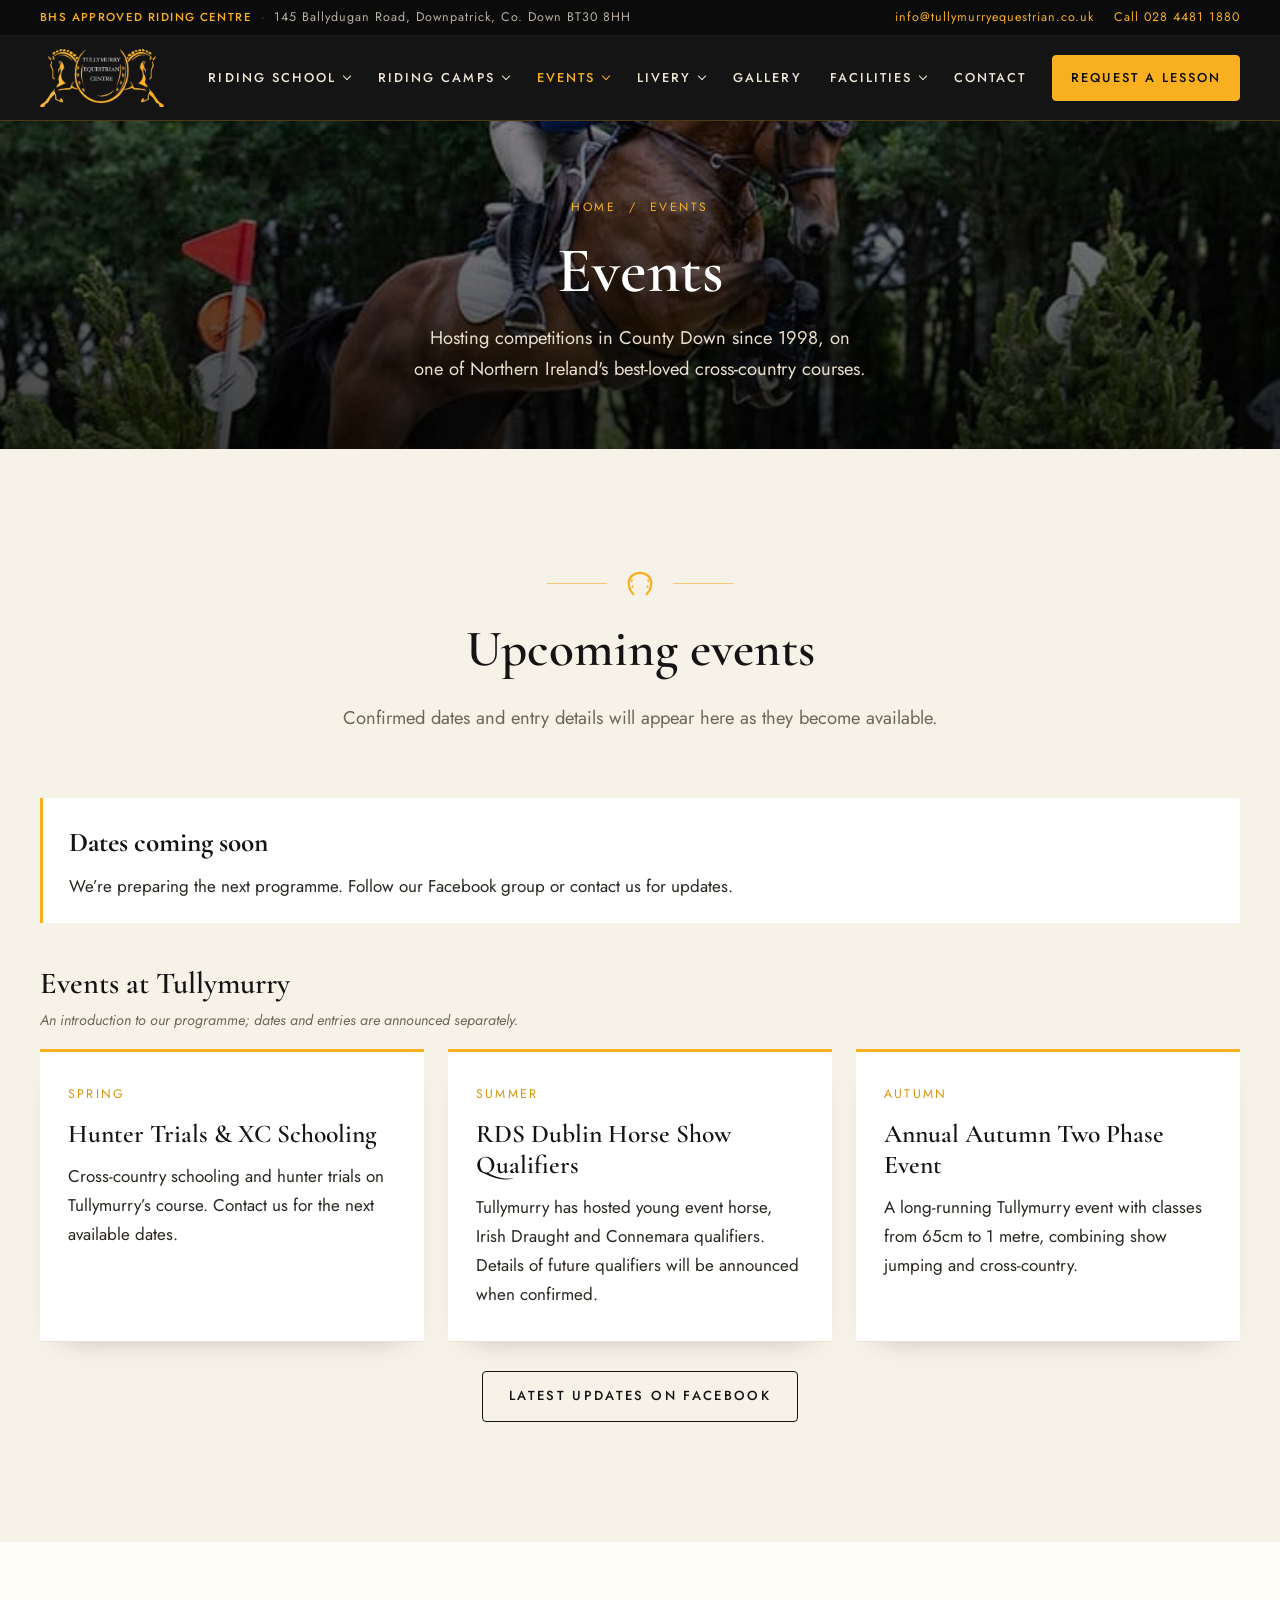
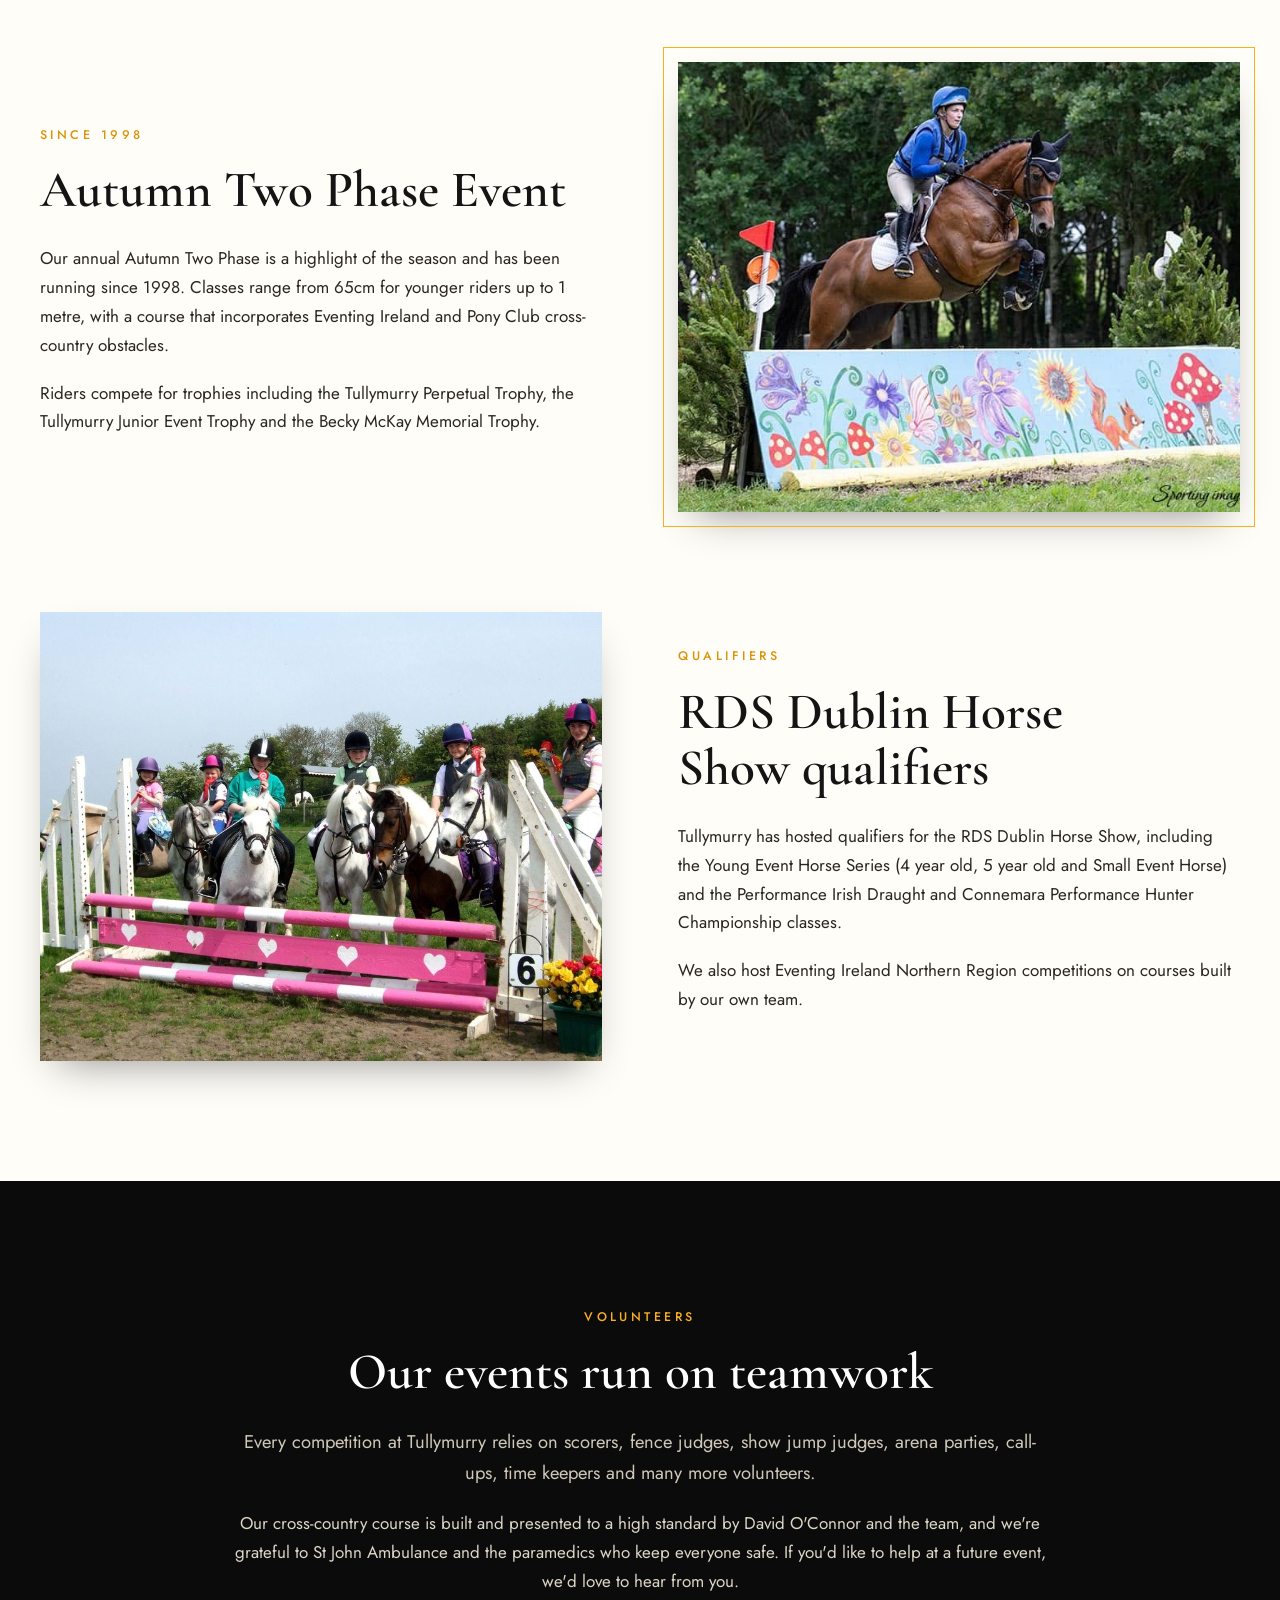
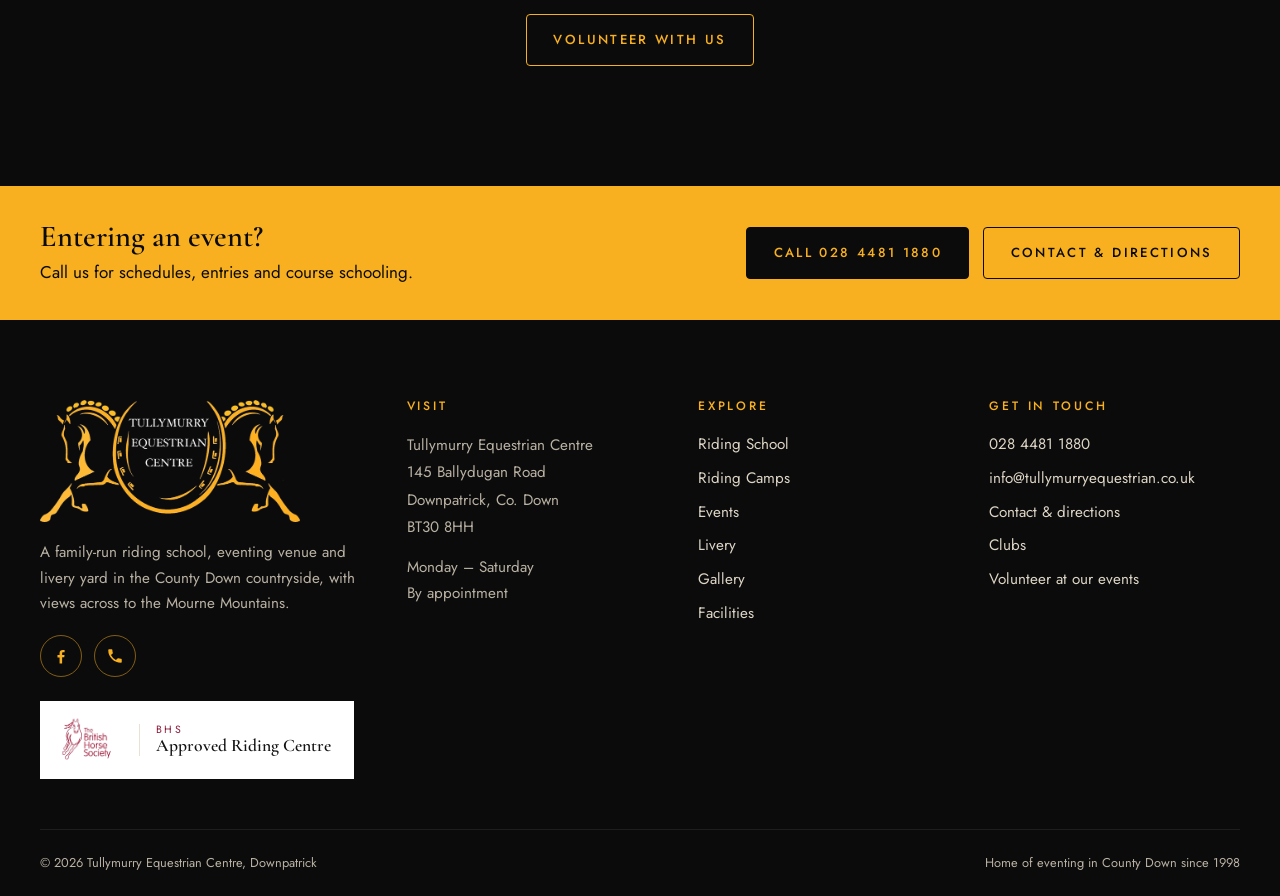
<file: events.html>
<!doctype html>
<html lang="en-GB">
<head>
<meta charset="utf-8">
<meta name="viewport" content="width=device-width, initial-scale=1">
<title>Equestrian Events Co. Down | Tullymurry Equestrian Centre</title>
<meta name="description" content="Equestrian events at Tullymurry, Downpatrick: Autumn Two Phase since 1998, Eventing Ireland competitions and RDS Dublin Horse Show qualifiers.">
<link rel="canonical" href="https://www.tullymurryequestrian.co.uk/events">
<meta property="og:type" content="website">
<meta property="og:site_name" content="Tullymurry Equestrian Centre">
<meta property="og:title" content="Equestrian Events Co. Down | Tullymurry Equestrian Centre">
<meta property="og:description" content="Equestrian events at Tullymurry, Downpatrick: Autumn Two Phase since 1998, Eventing Ireland competitions and RDS Dublin Horse Show qualifiers.">
<meta property="og:url" content="https://www.tullymurryequestrian.co.uk/events">
<meta property="og:image" content="https://www.tullymurryequestrian.co.uk/assets/img/og-image.jpg">
<meta property="og:image:width" content="1200">
<meta property="og:image:height" content="630">
<meta property="og:locale" content="en_GB">
<meta name="twitter:card" content="summary_large_image">
<meta name="twitter:title" content="Equestrian Events Co. Down | Tullymurry Equestrian Centre">
<meta name="twitter:description" content="Equestrian events at Tullymurry, Downpatrick: Autumn Two Phase since 1998, Eventing Ireland competitions and RDS Dublin Horse Show qualifiers.">
<meta name="twitter:image" content="https://www.tullymurryequestrian.co.uk/assets/img/og-image.jpg">
<meta name="theme-color" content="#0b0b0b">
<link rel="icon" type="image/png" href="assets/img/favicon.png">
<link rel="apple-touch-icon" href="assets/img/apple-touch-icon.png">
<link rel="preconnect" href="https://fonts.googleapis.com">
<link rel="preconnect" href="https://fonts.gstatic.com" crossorigin>
<link rel="stylesheet" href="https://fonts.googleapis.com/css2?family=Cormorant+Garamond:ital,wght@0,500;0,600;1,500&family=Jost:wght@300;400;500&display=swap">
<link rel="stylesheet" href="css/style.css?v=20261025-design">

</head>
<body>
<a class="skip" href="#main">Skip to content</a>
<header class="site-header">
  <div class="topbar"><div class="wrap">
    <div><span class="bhs-flag">BHS Approved Riding Centre</span><span class="hide-sm">145 Ballydugan Road, Downpatrick, Co. Down BT30 8HH</span><span class="hide-sm hide-md">Mon – Sat, by appointment</span></div>
    <div><a class="hide-sm" href="mailto:info@tullymurryequestrian.co.uk">info@tullymurryequestrian.co.uk</a><span><a href="tel:+442844811880">Call 028 4481 1880</a></span></div>
  </div></div>
  <div class="wrap header-inner">
    <a class="brand" href="/" aria-label="Tullymurry Equestrian Centre home"><img src="assets/img/logo-sm.png" alt="Tullymurry Equestrian Centre" width="314" height="147"></a>
    <button class="menu-toggle" aria-label="Menu" aria-expanded="false" aria-controls="site-nav"><span></span><span></span><span></span></button>
    <nav class="main-nav" id="site-nav" aria-label="Main"><ul><li class="has-sub"><a href="/riding-school">Riding School</a><ul class="sub"><li><a href="/riding-school#children">Lessons for Children</a></li><li><a href="/riding-school#adults">Lessons for Adults</a></li><li><a href="/riding-school#private">Private Lessons</a></li><li><a href="/riding-school#cross-country">Cross-Country Schooling</a></li><li><a href="/riding-school#book">Request a lesson</a></li><li><a href="/clubs">Clubs</a></li></ul></li><li class="has-sub"><a href="/riding-camps">Riding Camps</a><ul class="sub"><li><a href="/riding-camps#camps">Holiday Camps</a></li><li><a href="/riding-camps#day">A Day at Camp</a></li><li><a href="/riding-camps#bring">What to Bring</a></li></ul></li><li class="has-sub"><a href="/events" aria-current="page">Events</a><ul class="sub"><li><a href="/events#upcoming">Upcoming Events</a></li><li><a href="/events#two-phase">Autumn Two Phase</a></li><li><a href="/events#rds">RDS Qualifiers</a></li><li><a href="/events#volunteers">Volunteers</a></li></ul></li><li class="has-sub"><a href="/livery">Livery</a><ul class="sub"><li><a href="/livery#options">Livery Options</a></li><li><a href="/livery#enquire">Livery Enquiry</a></li></ul></li><li><a href="/gallery">Gallery</a></li><li class="has-sub"><a href="/facilities">Facilities</a><ul class="sub"><li><a href="/facilities#cross-country">Cross-Country Course</a></li><li><a href="/facilities#arenas">International Indoor Arena</a></li><li><a href="/facilities#outdoor">Outdoor SJ & XC Courses</a></li><li><a href="/facilities#hire">Facility Hire</a></li></ul></li><li><a href="/contact">Contact</a></li><li class="nav-cta"><a class="btn" href="/riding-school#book">Request a lesson</a></li></ul></nav>
  </div>
</header>
<main id="main">
<section class="page-hero">
  <div class="photo placeholder " data-img="assets/img/photos/hero-events.jpg?v=20261025-photos" role="img" aria-label="Events"></div>
  <div class="wrap">
    <div class="crumbs"><a href="/">Home</a> &nbsp;/&nbsp; Events</div>
    <h1>Events</h1>
    <p>Hosting competitions in County Down since 1998, on one of Northern Ireland's best-loved cross-country courses.</p>
  </div>
</section>
<section class="section cream" id="upcoming">
  <div class="wrap">
    <div class="section-head reveal"><div class="horseshoe-rule"><svg viewBox="0 0 32 32" aria-hidden="true"><path fill="none" stroke="currentColor" stroke-width="2.4" stroke-linecap="round" d="M9 27c-3-3-5-7-5-12C4 8.4 9.4 4 16 4s12 4.4 12 11c0 5-2 9-5 12"/><g fill="currentColor"><rect x="6.2" y="11" width="2" height="2.6" rx=".5"/><rect x="7" y="17.5" width="2" height="2.6" rx=".5"/><rect x="23.8" y="11" width="2" height="2.6" rx=".5"/><rect x="23" y="17.5" width="2" height="2.6" rx=".5"/></g></svg></div><h2>Upcoming events</h2><p class="lead">Confirmed dates and entry details will appear here as they become available.</p></div>
    <div class="event-list" id="event-list" data-src="data/events.json?v=20261025-design">
      <p class="note center">Loading events…</p>
    </div>
    <div class="center" style="margin-top:30px"><a class="btn dark-ghost" href="https://www.facebook.com/groups/turleylaura1/" target="_blank" rel="noopener">Latest updates on Facebook</a></div>
  </div>
</section>

<section class="section" id="two-phase">
  <div class="wrap split reveal">
    <div>
      <span class="eyebrow">Since 1998</span>
      <h2>Autumn Two Phase Event</h2>
      <p>Our annual Autumn Two Phase is a highlight of the season and has been running since 1998. Classes range from 65cm for younger riders up to 1 metre, with a course that incorporates Eventing Ireland and Pony Club cross-country obstacles.</p>
      <p>Riders compete for trophies including the Tullymurry Perpetual Trophy, the Tullymurry Junior Event Trophy and the Becky McKay Memorial Trophy.</p>
    </div>
    <div class="photo placeholder frame" data-img="assets/img/photos/events-two-phase.jpg?v=20261025-photos" role="img" aria-label="Horse and rider jumping a cross-country fence at Tullymurry"></div>
  </div>
  <div class="wrap split flip reveal" id="rds">
    <div>
      <span class="eyebrow">Qualifiers</span>
      <h2>RDS Dublin Horse Show qualifiers</h2>
      <p>Tullymurry has hosted qualifiers for the RDS Dublin Horse Show, including the Young Event Horse Series (4 year old, 5 year old and Small Event Horse) and the Performance Irish Draught and Connemara Performance Hunter Championship classes.</p>
      <p>We also host Eventing Ireland Northern Region competitions on courses built by our own team.</p>
    </div>
    <div class="photo placeholder " data-img="assets/img/photos/events-rds.jpg?v=20261025-photos" role="img" aria-label="Show jumping at Tullymurry"></div>
  </div>
</section>

<section class="section dark" id="volunteers">
  <div class="narrow center reveal">
    <span class="eyebrow">Volunteers</span>
    <h2>Our events run on teamwork</h2>
    <p class="lead">Every competition at Tullymurry relies on scorers, fence judges, show jump judges, arena parties, call-ups, time keepers and many more volunteers.</p>
    <p>Our cross-country course is built and presented to a high standard by David O'Connor and the team, and we're grateful to St John Ambulance and the paramedics who keep everyone safe. If you'd like to help at a future event, we'd love to hear from you.</p>
    <a class="btn ghost" href="tel:+442844811880">Volunteer with us</a>
  </div>
</section>
<section class="cta-strip"><div class="wrap">
  <div><h3>Entering an event?</h3><p>Call us for schedules, entries and course schooling.</p></div>
  <div class="btn-row"><a class="btn" href="tel:+442844811880">Call 028 4481 1880</a><a class="btn ghost" href="/contact">Contact &amp; directions</a></div>
</div></section>
</main>
<footer class="site-footer">
  <div class="wrap footer-top">
    <div>
      <a class="footer-logo" href="/"><img src="assets/img/logo-sm.png" alt="Tullymurry Equestrian Centre" loading="lazy"></a>
      <p>A family-run riding school, eventing venue and livery yard in the County Down countryside, with views across to the Mourne Mountains.</p>
      <div class="socials">
        <a href="https://www.facebook.com/pages/Tullymurry%20Equestrian%20Centre/1516033685365684" target="_blank" rel="noopener" aria-label="Tullymurry Equestrian Centre on Facebook"><svg viewBox="0 0 24 24" aria-hidden="true"><path d="M13.5 22v-8.2h2.8l.4-3.2h-3.2V8.5c0-.9.3-1.6 1.6-1.6h1.7V4.1c-.3 0-1.3-.1-2.5-.1-2.5 0-4.2 1.5-4.2 4.3v2.4H7.3v3.2h2.8V22h3.4z"/></svg></a>
        <a href="tel:+442844811880" aria-label="Call us"><svg viewBox="0 0 24 24" aria-hidden="true"><path d="M6.6 10.8a15.1 15.1 0 0 0 6.6 6.6l2.2-2.2c.3-.3.7-.4 1-.2 1.1.4 2.3.6 3.6.6.6 0 1 .4 1 1V20c0 .6-.4 1-1 1A17 17 0 0 1 3 4c0-.6.4-1 1-1h3.5c.6 0 1 .4 1 1 0 1.3.2 2.5.6 3.6.1.3 0 .7-.2 1l-2.3 2.2z"/></svg></a>
      </div>
      <div style="margin-top:24px"><span class="logo-badge bhs on-dark"><img src="assets/img/logos/bhs-logo.png" alt="The British Horse Society" width="300" height="239"><span class="lb-text"><small>BHS</small><b>Approved Riding Centre</b></span></span></div>
    </div>
    <div>
      <h4>Visit</h4>
      <address>Tullymurry Equestrian Centre<br>145 Ballydugan Road<br>Downpatrick, Co. Down<br>BT30 8HH</address>
      <p style="margin-top:14px">Monday – Saturday<br>By appointment</p>
    </div>
    <div>
      <h4>Explore</h4>
      <ul>
        <li><a href="/riding-school">Riding School</a></li>
        <li><a href="/riding-camps">Riding Camps</a></li>
        <li><a href="/events">Events</a></li>
        <li><a href="/livery">Livery</a></li>
        <li><a href="/gallery">Gallery</a></li>
        <li><a href="/facilities">Facilities</a></li>
      </ul>
    </div>
    <div>
      <h4>Get in touch</h4>
      <ul>
        <li><a href="tel:+442844811880">028 4481 1880</a></li>
        <li><a href="mailto:info@tullymurryequestrian.co.uk">info@tullymurryequestrian.co.uk</a></li>
        <li><a href="/contact">Contact &amp; directions</a></li>
        <li><a href="/clubs">Clubs</a></li>
        <li><a href="/events#volunteers">Volunteer at our events</a></li>
      </ul>
    </div>
  </div>
  <div class="wrap footer-bottom">
    <span>&copy; <span id="year">2026</span> Tullymurry Equestrian Centre, Downpatrick</span>
    <span>Home of eventing in County Down since 1998</span>
  </div>
</footer>
<script src="js/main.js" defer></script>
<script src="js/forms.js" defer></script>
<script src="js/content.js?v=20261025-design" defer></script>
</body>
</html>
</file>
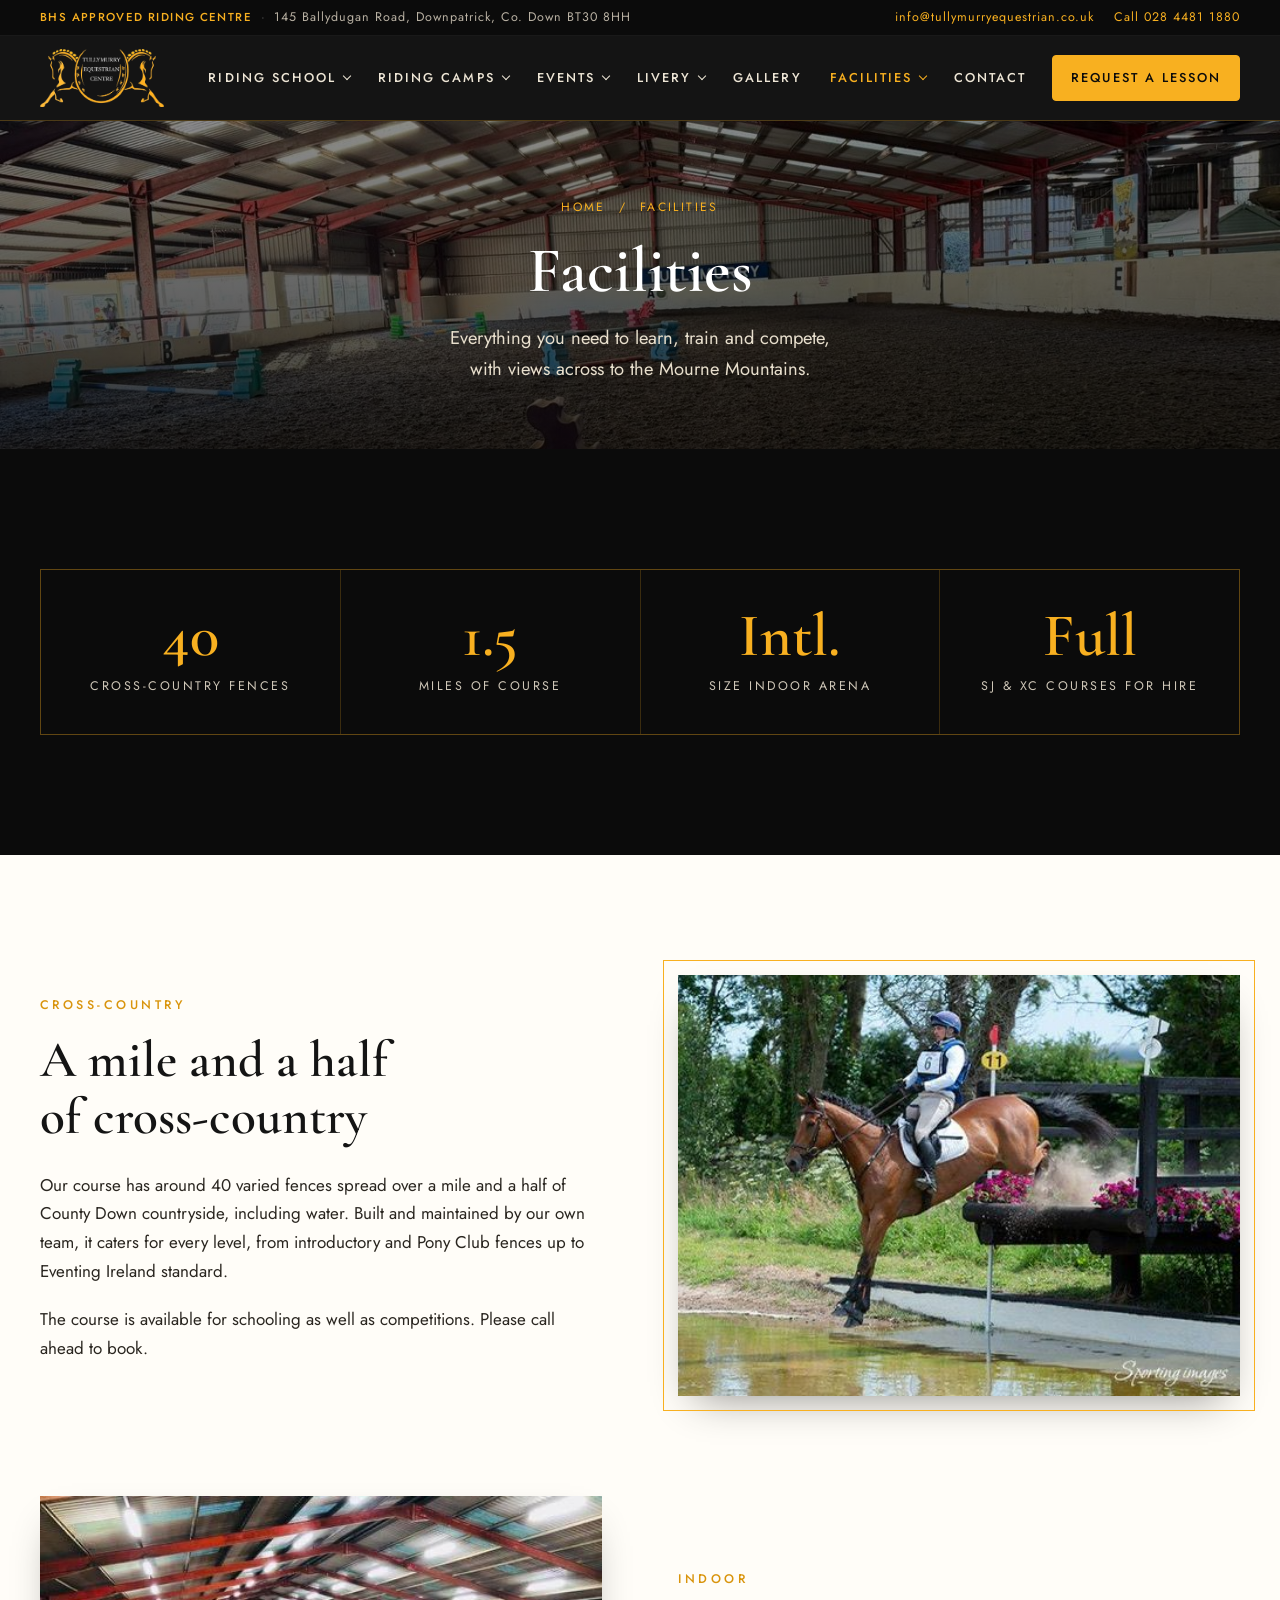
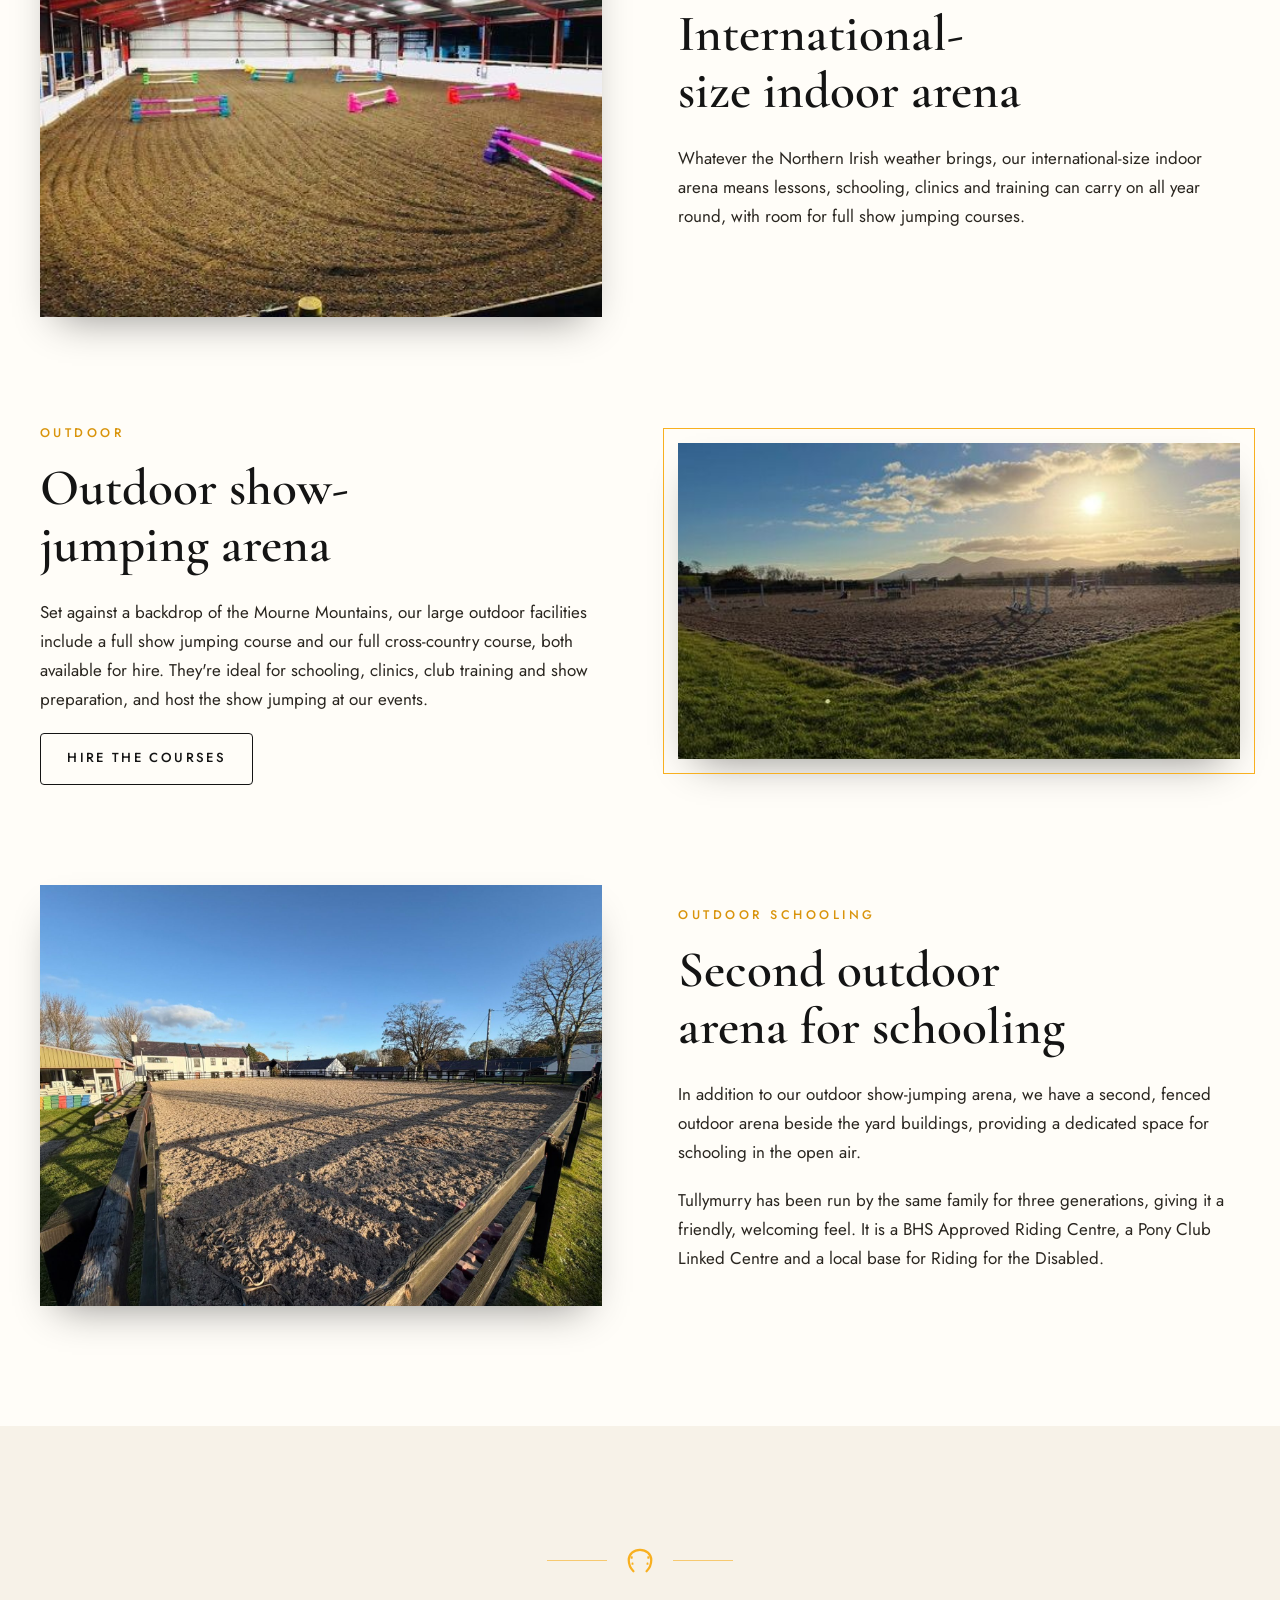
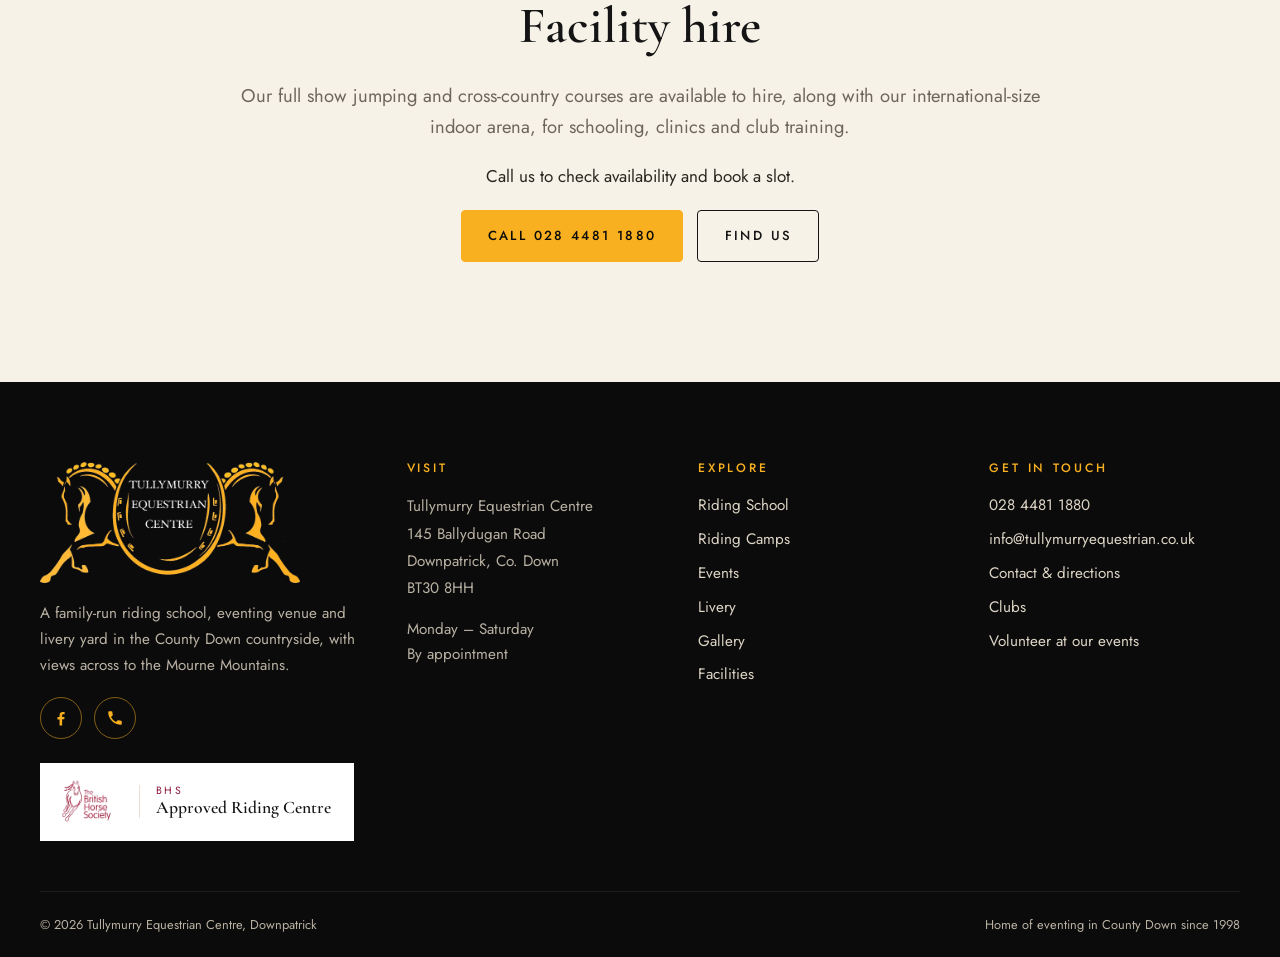
<file: facilities.html>
<!doctype html>
<html lang="en-GB">
<head>
<meta charset="utf-8">
<meta name="viewport" content="width=device-width, initial-scale=1">
<title>Arena &amp; Cross-Country Hire | Tullymurry Equestrian Centre</title>
<meta name="description" content="International-size indoor arena and large outdoor facilities with full show jumping and cross-country courses for hire at Tullymurry, Downpatrick.">
<link rel="canonical" href="https://www.tullymurryequestrian.co.uk/facilities">
<meta property="og:type" content="website">
<meta property="og:site_name" content="Tullymurry Equestrian Centre">
<meta property="og:title" content="Arena &amp; Cross-Country Hire | Tullymurry Equestrian Centre">
<meta property="og:description" content="International-size indoor arena and large outdoor facilities with full show jumping and cross-country courses for hire at Tullymurry, Downpatrick.">
<meta property="og:url" content="https://www.tullymurryequestrian.co.uk/facilities">
<meta property="og:image" content="https://www.tullymurryequestrian.co.uk/assets/img/og-image.jpg">
<meta property="og:image:width" content="1200">
<meta property="og:image:height" content="630">
<meta property="og:locale" content="en_GB">
<meta name="twitter:card" content="summary_large_image">
<meta name="twitter:title" content="Arena &amp; Cross-Country Hire | Tullymurry Equestrian Centre">
<meta name="twitter:description" content="International-size indoor arena and large outdoor facilities with full show jumping and cross-country courses for hire at Tullymurry, Downpatrick.">
<meta name="twitter:image" content="https://www.tullymurryequestrian.co.uk/assets/img/og-image.jpg">
<meta name="theme-color" content="#0b0b0b">
<link rel="icon" type="image/png" href="assets/img/favicon.png">
<link rel="apple-touch-icon" href="assets/img/apple-touch-icon.png">
<link rel="preconnect" href="https://fonts.googleapis.com">
<link rel="preconnect" href="https://fonts.gstatic.com" crossorigin>
<link rel="stylesheet" href="https://fonts.googleapis.com/css2?family=Cormorant+Garamond:ital,wght@0,500;0,600;1,500&family=Jost:wght@300;400;500&display=swap">
<link rel="stylesheet" href="css/style.css?v=20261025-design">

<style>
/* Preserve the full arena views and the cross-country photo credit. */
.split img.facility-photo { width: 100%; height: auto; aspect-ratio: auto; }
</style>
</head>
<body>
<a class="skip" href="#main">Skip to content</a>
<header class="site-header">
  <div class="topbar"><div class="wrap">
    <div><span class="bhs-flag">BHS Approved Riding Centre</span><span class="hide-sm">145 Ballydugan Road, Downpatrick, Co. Down BT30 8HH</span><span class="hide-sm hide-md">Mon – Sat, by appointment</span></div>
    <div><a class="hide-sm" href="mailto:info@tullymurryequestrian.co.uk">info@tullymurryequestrian.co.uk</a><span><a href="tel:+442844811880">Call 028 4481 1880</a></span></div>
  </div></div>
  <div class="wrap header-inner">
    <a class="brand" href="/" aria-label="Tullymurry Equestrian Centre home"><img src="assets/img/logo-sm.png" alt="Tullymurry Equestrian Centre" width="314" height="147"></a>
    <button class="menu-toggle" aria-label="Menu" aria-expanded="false" aria-controls="site-nav"><span></span><span></span><span></span></button>
    <nav class="main-nav" id="site-nav" aria-label="Main"><ul><li class="has-sub"><a href="/riding-school">Riding School</a><ul class="sub"><li><a href="/riding-school#children">Lessons for Children</a></li><li><a href="/riding-school#adults">Lessons for Adults</a></li><li><a href="/riding-school#private">Private Lessons</a></li><li><a href="/riding-school#cross-country">Cross-Country Schooling</a></li><li><a href="/riding-school#book">Request a lesson</a></li><li><a href="/clubs">Clubs</a></li></ul></li><li class="has-sub"><a href="/riding-camps">Riding Camps</a><ul class="sub"><li><a href="/riding-camps#camps">Holiday Camps</a></li><li><a href="/riding-camps#day">A Day at Camp</a></li><li><a href="/riding-camps#bring">What to Bring</a></li></ul></li><li class="has-sub"><a href="/events">Events</a><ul class="sub"><li><a href="/events#upcoming">Upcoming Events</a></li><li><a href="/events#two-phase">Autumn Two Phase</a></li><li><a href="/events#rds">RDS Qualifiers</a></li><li><a href="/events#volunteers">Volunteers</a></li></ul></li><li class="has-sub"><a href="/livery">Livery</a><ul class="sub"><li><a href="/livery#options">Livery Options</a></li><li><a href="/livery#enquire">Livery Enquiry</a></li></ul></li><li><a href="/gallery">Gallery</a></li><li class="has-sub"><a href="/facilities" aria-current="page">Facilities</a><ul class="sub"><li><a href="/facilities#cross-country">Cross-Country Course</a></li><li><a href="/facilities#arenas">International Indoor Arena</a></li><li><a href="/facilities#outdoor">Outdoor SJ & XC Courses</a></li><li><a href="/facilities#hire">Facility Hire</a></li></ul></li><li><a href="/contact">Contact</a></li><li class="nav-cta"><a class="btn" href="/riding-school#book">Request a lesson</a></li></ul></nav>
  </div>
</header>
<main id="main">
<section class="page-hero">
  <div class="photo placeholder " data-img="assets/img/photos/hero-facilities-indoor.jpg" role="img" aria-label="The international-size indoor arena at Tullymurry"></div>
  <div class="wrap">
    <div class="crumbs"><a href="/">Home</a> &nbsp;/&nbsp; Facilities</div>
    <h1>Facilities</h1>
    <p>Everything you need to learn, train and compete, with views across to the Mourne Mountains.</p>
  </div>
</section>
<section class="section dark">
  <div class="wrap">
    <div class="stats reveal">
      <div class="stat"><strong>40</strong><span>Cross-country fences</span></div>
      <div class="stat"><strong>1.5</strong><span>Miles of course</span></div>
      <div class="stat"><strong>Intl.</strong><span>Size indoor arena</span></div>
      <div class="stat"><strong>Full</strong><span>SJ &amp; XC courses for hire</span></div>
    </div>
  </div>
</section>

<section class="section">
  <div class="wrap">
    <div class="split reveal" id="cross-country">
      <div>
        <span class="eyebrow">Cross-country</span>
        <h2>A mile and a half of cross-country</h2>
        <p>Our course has around 40 varied fences spread over a mile and a half of County Down countryside, including water. Built and maintained by our own team, it caters for every level, from introductory and Pony Club fences up to Eventing Ireland standard.</p>
        <p>The course is available for schooling as well as competitions. Please call ahead to book.</p>
      </div>
      <img class="photo facility-photo frame" src="assets/img/photos/facilities-cross-country.jpg" alt="Horse and rider jumping into water on the cross-country course at Tullymurry" width="480" height="360" loading="lazy">
    </div>
    <div class="split flip reveal" id="arenas">
      <div>
        <span class="eyebrow">Indoor</span>
        <h2>International-size indoor arena</h2>
        <p>Whatever the Northern Irish weather brings, our international-size indoor arena means lessons, schooling, clinics and training can carry on all year round, with room for full show jumping courses.</p>
      </div>
      <img class="photo facility-photo " src="assets/img/photos/facilities-indoor-arena.jpg" alt="Indoor arena with a sand surface and colourful show jumps" width="480" height="360" loading="lazy">
    </div>
    <div class="split reveal" id="outdoor">
      <div>
        <span class="eyebrow">Outdoor</span>
        <h2>Outdoor show-jumping arena</h2>
        <p>Set against a backdrop of the Mourne Mountains, our large outdoor facilities include a full show jumping course and our full cross-country course, both available for hire. They're ideal for schooling, clinics, club training and show preparation, and host the show jumping at our events.</p>
        <a class="btn dark-ghost" href="#hire">Hire the courses</a>
      </div>
      <img class="photo facility-photo frame" src="assets/img/photos/facilities-outdoor-show-jumping.jpg" alt="Outdoor show-jumping arena with views towards the Mourne Mountains" width="552" height="311" loading="lazy">
    </div>
    <div class="split flip reveal" id="outdoor-schooling">
      <div>
        <span class="eyebrow">Outdoor schooling</span>
        <h2>Second outdoor arena for schooling</h2>
        <p>In addition to our outdoor show-jumping arena, we have a second, fenced outdoor arena beside the yard buildings, providing a dedicated space for schooling in the open air.</p>
        <p>Tullymurry has been run by the same family for three generations, giving it a friendly, welcoming feel. It is a BHS Approved Riding Centre, a Pony Club Linked Centre and a local base for Riding for the Disabled.</p>
      </div>
      <img class="photo facility-photo " src="assets/img/photos/facilities-outdoor-schooling.jpg" alt="Fenced outdoor schooling arena beside the buildings at Tullymurry" width="1600" height="1200" loading="lazy">
    </div>
  </div>
</section>

<section class="section cream" id="hire">
  <div class="narrow center reveal">
    <div class="horseshoe-rule"><svg viewBox="0 0 32 32" aria-hidden="true"><path fill="none" stroke="currentColor" stroke-width="2.4" stroke-linecap="round" d="M9 27c-3-3-5-7-5-12C4 8.4 9.4 4 16 4s12 4.4 12 11c0 5-2 9-5 12"/><g fill="currentColor"><rect x="6.2" y="11" width="2" height="2.6" rx=".5"/><rect x="7" y="17.5" width="2" height="2.6" rx=".5"/><rect x="23.8" y="11" width="2" height="2.6" rx=".5"/><rect x="23" y="17.5" width="2" height="2.6" rx=".5"/></g></svg></div>
    <h2>Facility hire</h2>
    <p class="lead">Our full show jumping and cross-country courses are available to hire, along with our international-size indoor arena, for schooling, clinics and club training.</p>
    <p>Call us to check availability and book a slot.</p>
    <div class="btn-row"><a class="btn" href="tel:+442844811880">Call 028 4481 1880</a><a class="btn dark-ghost" href="/contact">Find us</a></div>
  </div>
</section>

</main>
<footer class="site-footer">
  <div class="wrap footer-top">
    <div>
      <a class="footer-logo" href="/"><img src="assets/img/logo-sm.png" alt="Tullymurry Equestrian Centre" loading="lazy"></a>
      <p>A family-run riding school, eventing venue and livery yard in the County Down countryside, with views across to the Mourne Mountains.</p>
      <div class="socials">
        <a href="https://www.facebook.com/pages/Tullymurry%20Equestrian%20Centre/1516033685365684" target="_blank" rel="noopener" aria-label="Tullymurry Equestrian Centre on Facebook"><svg viewBox="0 0 24 24" aria-hidden="true"><path d="M13.5 22v-8.2h2.8l.4-3.2h-3.2V8.5c0-.9.3-1.6 1.6-1.6h1.7V4.1c-.3 0-1.3-.1-2.5-.1-2.5 0-4.2 1.5-4.2 4.3v2.4H7.3v3.2h2.8V22h3.4z"/></svg></a>
        <a href="tel:+442844811880" aria-label="Call us"><svg viewBox="0 0 24 24" aria-hidden="true"><path d="M6.6 10.8a15.1 15.1 0 0 0 6.6 6.6l2.2-2.2c.3-.3.7-.4 1-.2 1.1.4 2.3.6 3.6.6.6 0 1 .4 1 1V20c0 .6-.4 1-1 1A17 17 0 0 1 3 4c0-.6.4-1 1-1h3.5c.6 0 1 .4 1 1 0 1.3.2 2.5.6 3.6.1.3 0 .7-.2 1l-2.3 2.2z"/></svg></a>
      </div>
      <div style="margin-top:24px"><span class="logo-badge bhs on-dark"><img src="assets/img/logos/bhs-logo.png" alt="The British Horse Society" width="300" height="239"><span class="lb-text"><small>BHS</small><b>Approved Riding Centre</b></span></span></div>
    </div>
    <div>
      <h4>Visit</h4>
      <address>Tullymurry Equestrian Centre<br>145 Ballydugan Road<br>Downpatrick, Co. Down<br>BT30 8HH</address>
      <p style="margin-top:14px">Monday – Saturday<br>By appointment</p>
    </div>
    <div>
      <h4>Explore</h4>
      <ul>
        <li><a href="/riding-school">Riding School</a></li>
        <li><a href="/riding-camps">Riding Camps</a></li>
        <li><a href="/events">Events</a></li>
        <li><a href="/livery">Livery</a></li>
        <li><a href="/gallery">Gallery</a></li>
        <li><a href="/facilities">Facilities</a></li>
      </ul>
    </div>
    <div>
      <h4>Get in touch</h4>
      <ul>
        <li><a href="tel:+442844811880">028 4481 1880</a></li>
        <li><a href="mailto:info@tullymurryequestrian.co.uk">info@tullymurryequestrian.co.uk</a></li>
        <li><a href="/contact">Contact &amp; directions</a></li>
        <li><a href="/clubs">Clubs</a></li>
        <li><a href="/events#volunteers">Volunteer at our events</a></li>
      </ul>
    </div>
  </div>
  <div class="wrap footer-bottom">
    <span>&copy; <span id="year">2026</span> Tullymurry Equestrian Centre, Downpatrick</span>
    <span>Home of eventing in County Down since 1998</span>
  </div>
</footer>
<script src="js/main.js" defer></script>
<script src="js/forms.js" defer></script>
<script src="js/content.js?v=20261025-design" defer></script>
</body>
</html>
</file>
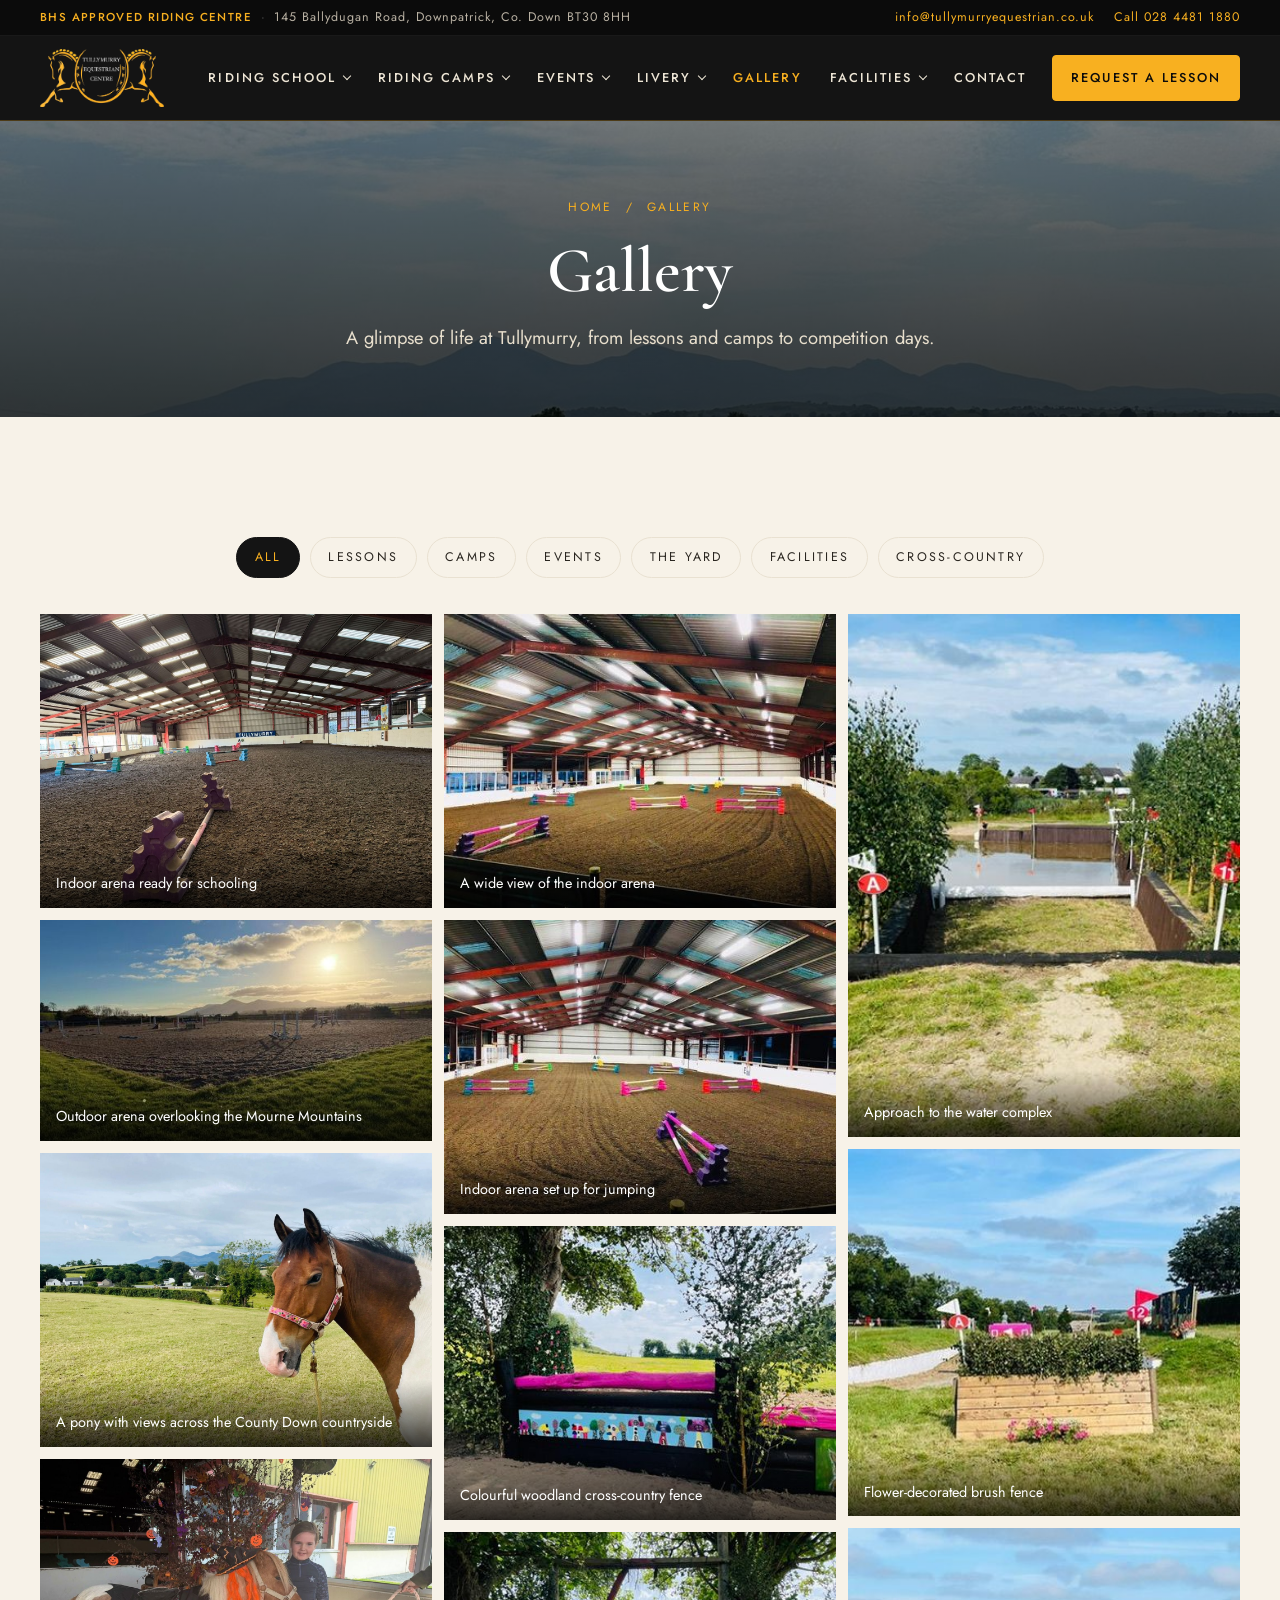
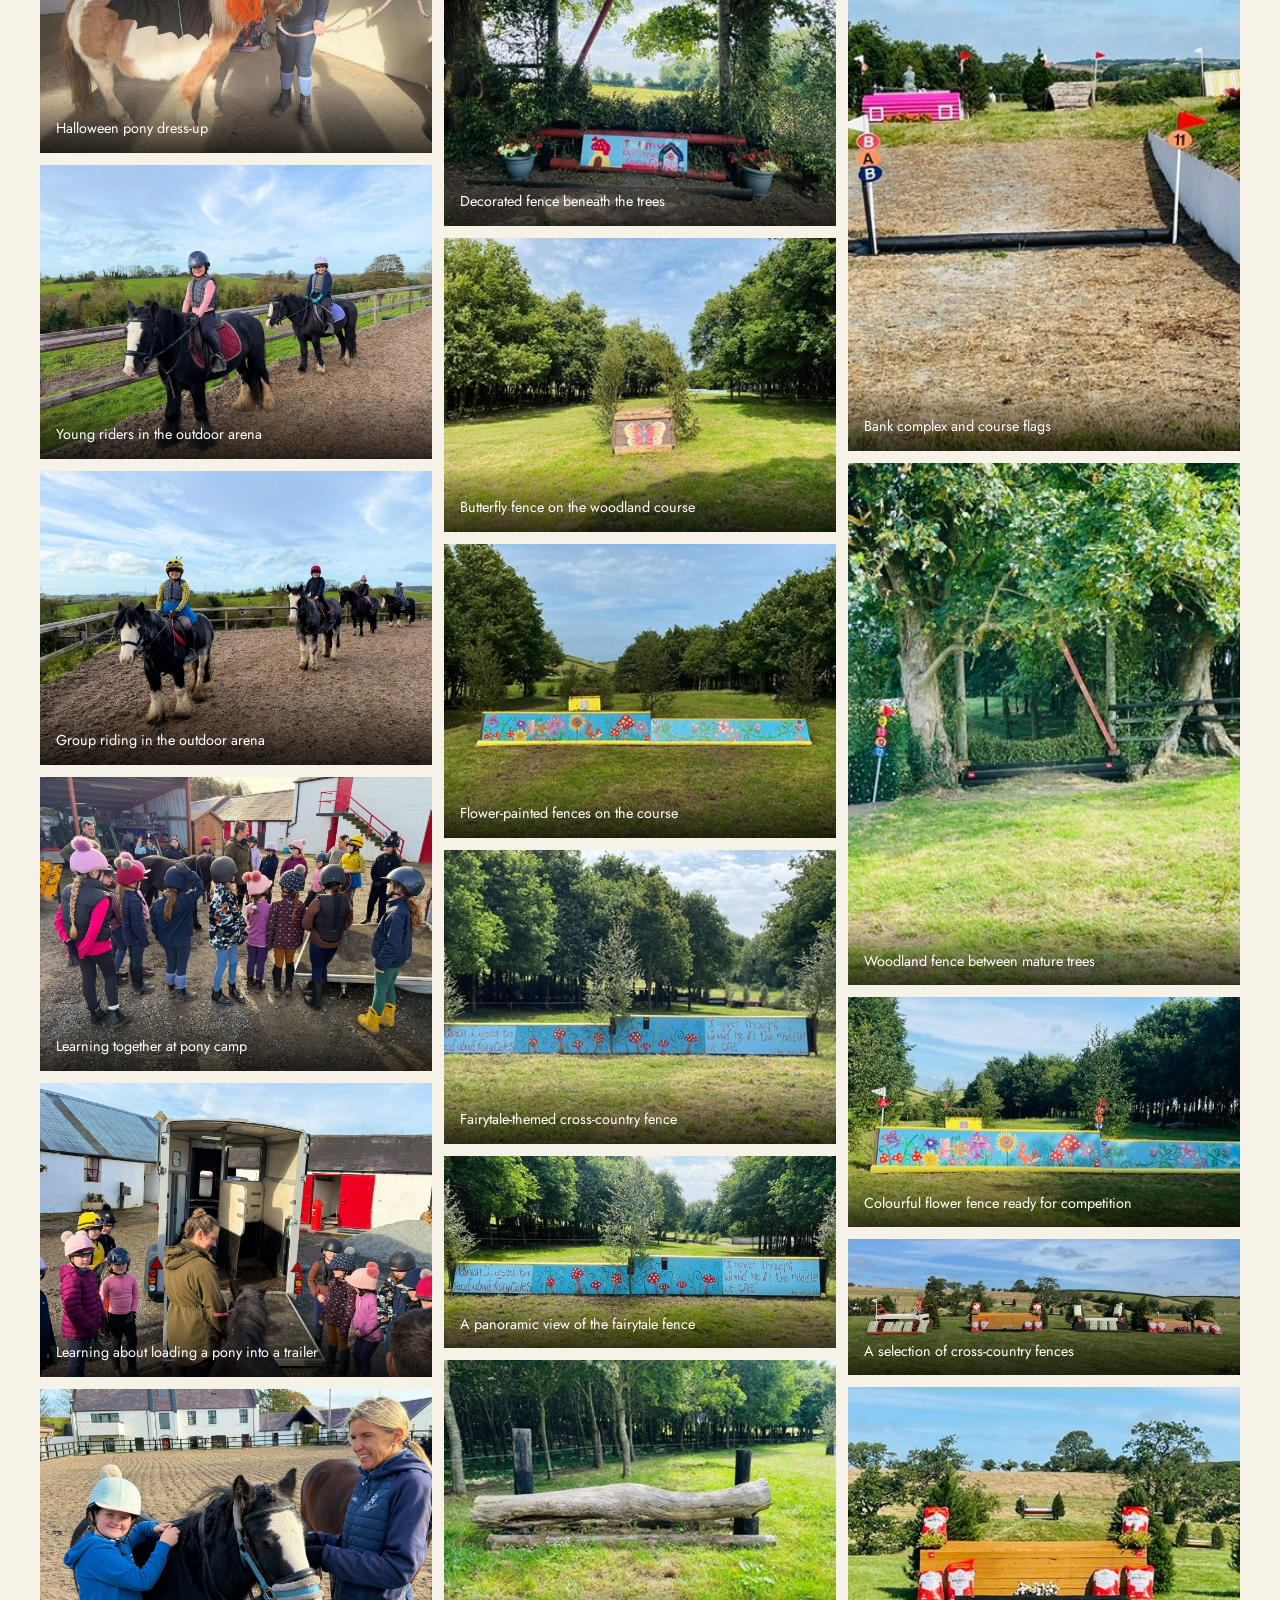
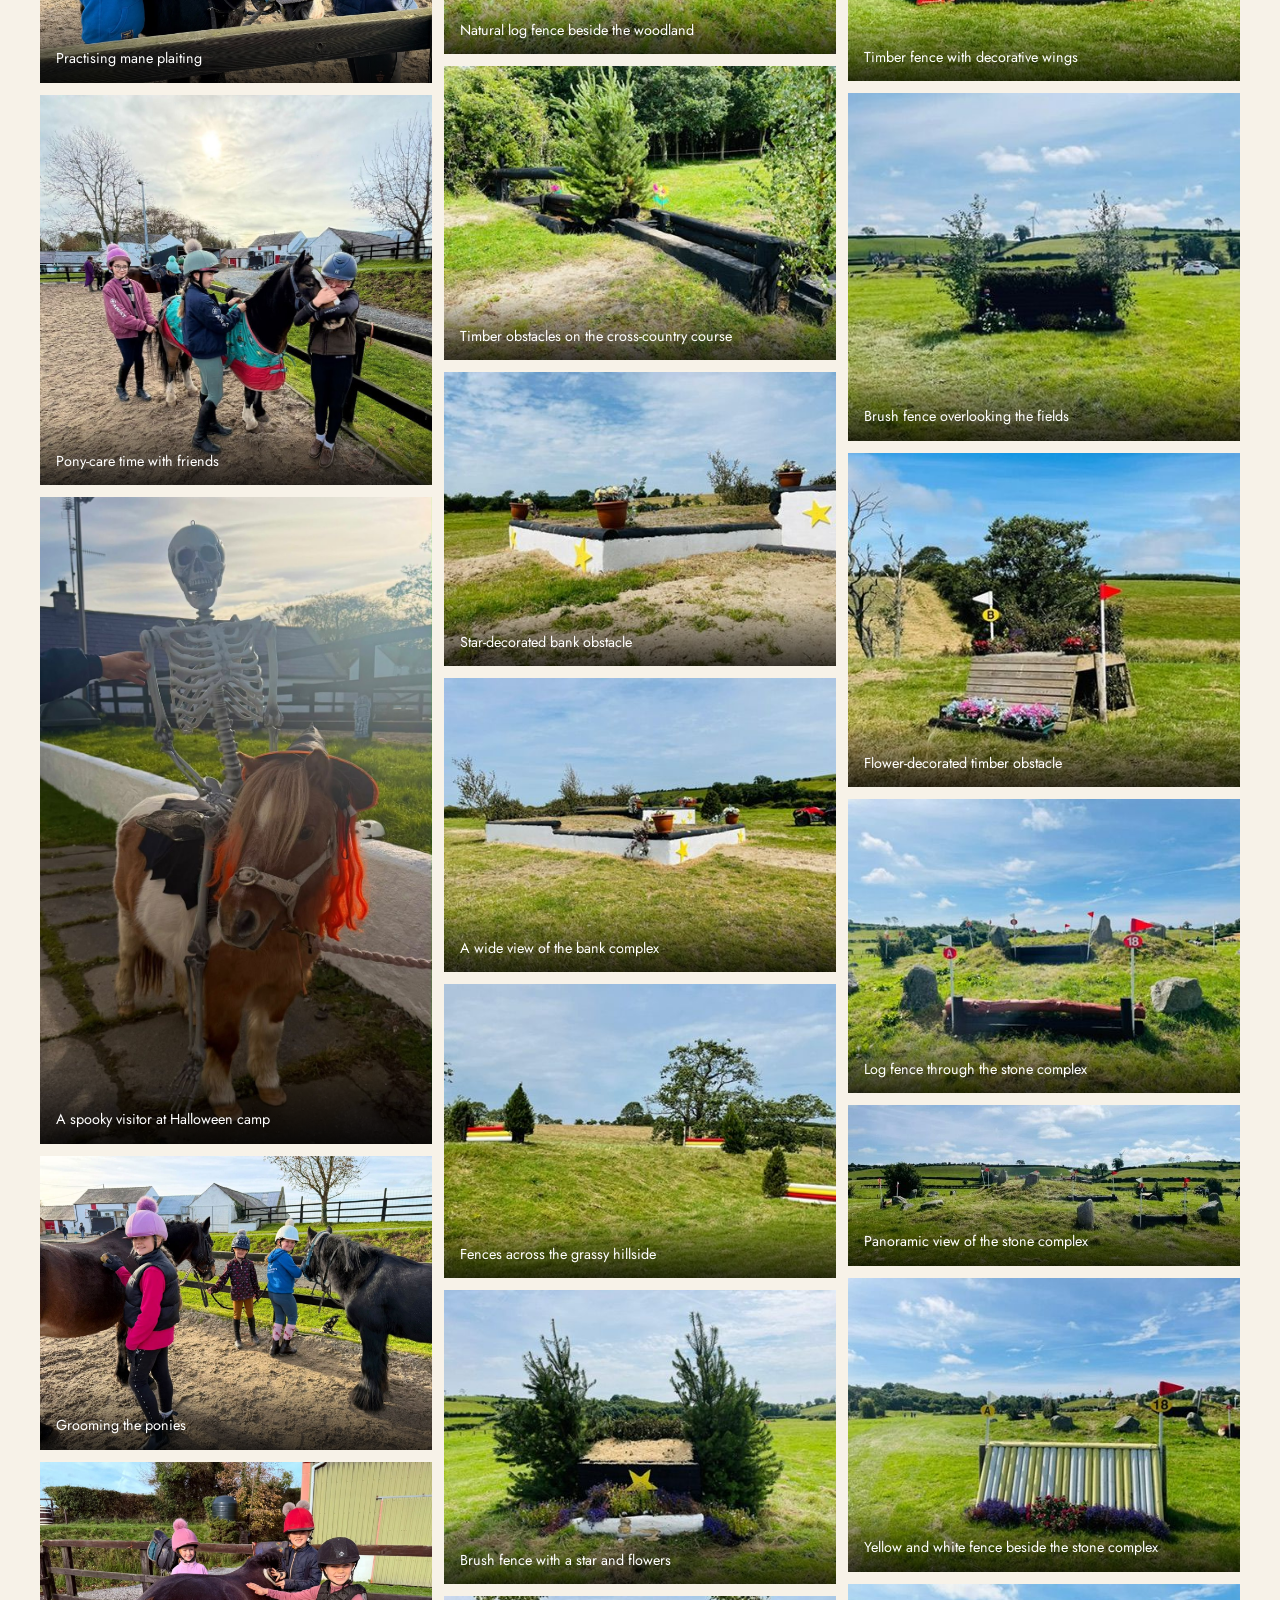
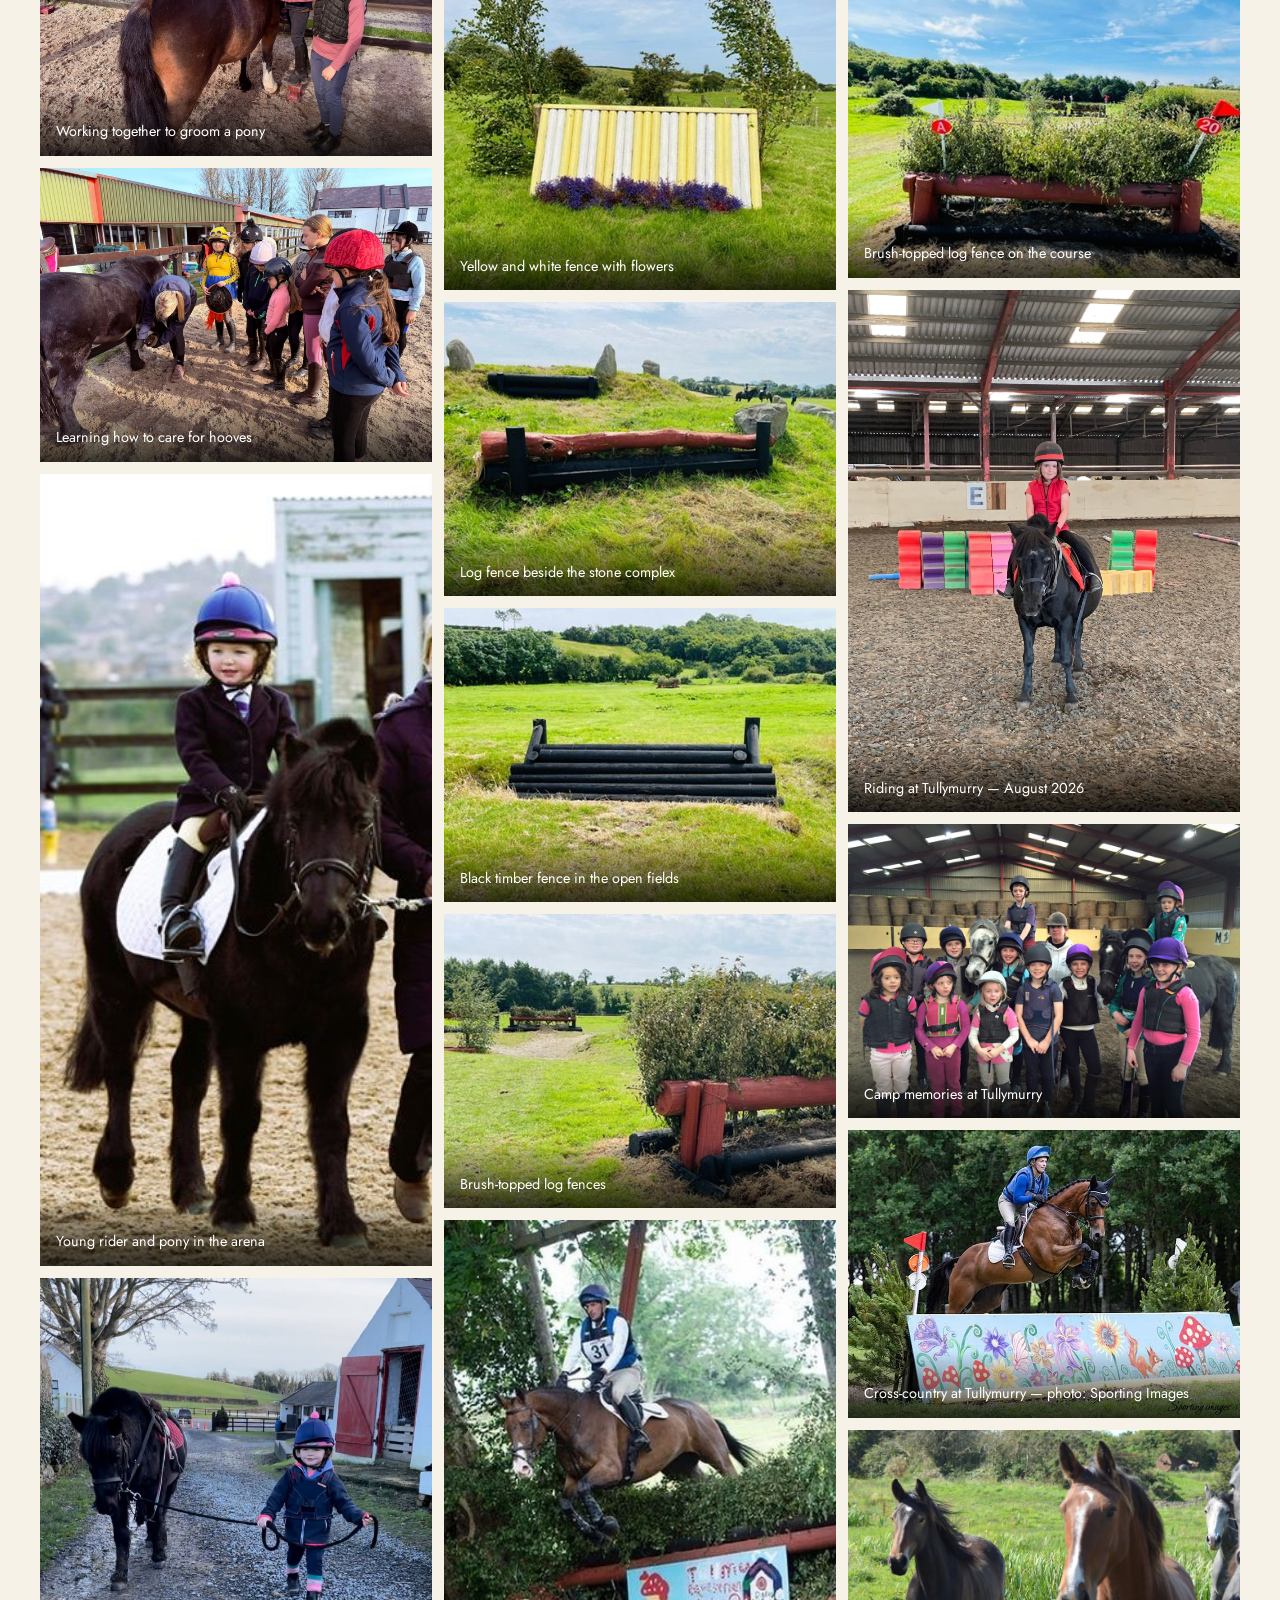
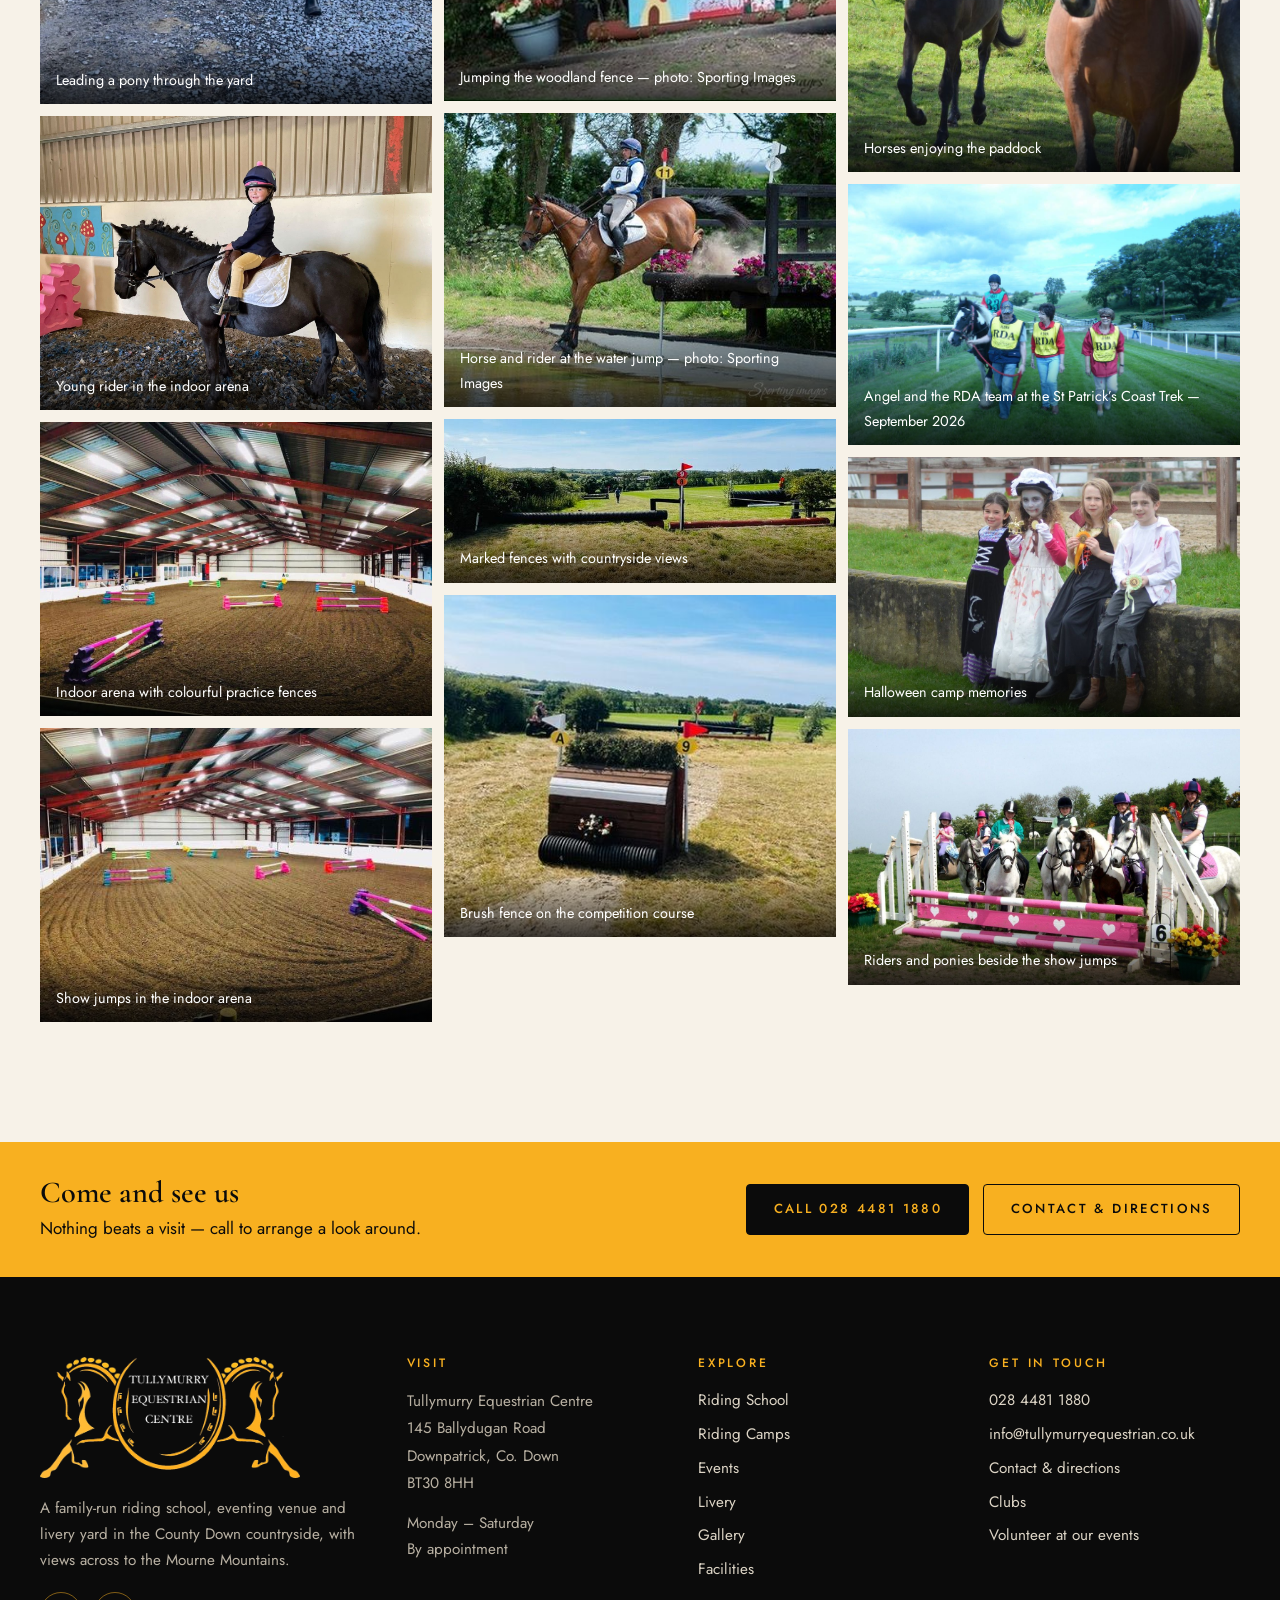
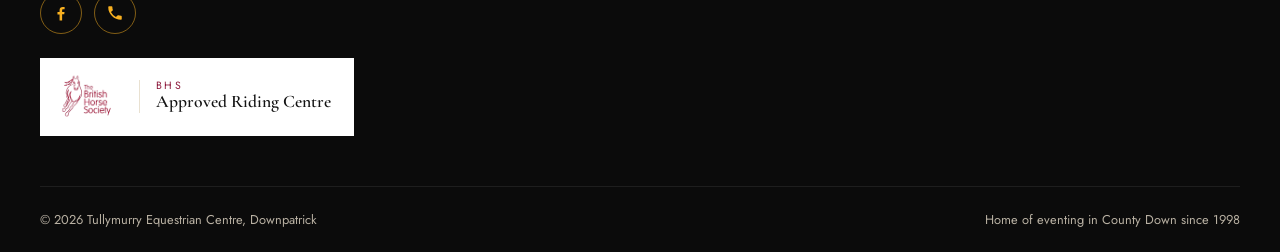
<file: gallery.html>
<!doctype html>
<html lang="en-GB">
<head>
<meta charset="utf-8">
<meta name="viewport" content="width=device-width, initial-scale=1">
<title>Photo Gallery | Tullymurry Equestrian Centre</title>
<meta name="description" content="Photos from Tullymurry Equestrian Centre, Downpatrick: riding lessons, holiday camps, events and life around the yard.">
<link rel="canonical" href="https://www.tullymurryequestrian.co.uk/gallery">
<meta property="og:type" content="website">
<meta property="og:site_name" content="Tullymurry Equestrian Centre">
<meta property="og:title" content="Photo Gallery | Tullymurry Equestrian Centre">
<meta property="og:description" content="Photos from Tullymurry Equestrian Centre, Downpatrick: riding lessons, holiday camps, events and life around the yard.">
<meta property="og:url" content="https://www.tullymurryequestrian.co.uk/gallery">
<meta property="og:image" content="https://www.tullymurryequestrian.co.uk/assets/img/og-image.jpg">
<meta property="og:image:width" content="1200">
<meta property="og:image:height" content="630">
<meta property="og:locale" content="en_GB">
<meta name="twitter:card" content="summary_large_image">
<meta name="twitter:title" content="Photo Gallery | Tullymurry Equestrian Centre">
<meta name="twitter:description" content="Photos from Tullymurry Equestrian Centre, Downpatrick: riding lessons, holiday camps, events and life around the yard.">
<meta name="twitter:image" content="https://www.tullymurryequestrian.co.uk/assets/img/og-image.jpg">
<meta name="theme-color" content="#0b0b0b">
<link rel="icon" type="image/png" href="assets/img/favicon.png">
<link rel="apple-touch-icon" href="assets/img/apple-touch-icon.png">
<link rel="preconnect" href="https://fonts.googleapis.com">
<link rel="preconnect" href="https://fonts.gstatic.com" crossorigin>
<link rel="stylesheet" href="https://fonts.googleapis.com/css2?family=Cormorant+Garamond:ital,wght@0,500;0,600;1,500&family=Jost:wght@300;400;500&display=swap">
<link rel="stylesheet" href="css/style.css?v=20261025-design">

</head>
<body>
<a class="skip" href="#main">Skip to content</a>
<header class="site-header">
  <div class="topbar"><div class="wrap">
    <div><span class="bhs-flag">BHS Approved Riding Centre</span><span class="hide-sm">145 Ballydugan Road, Downpatrick, Co. Down BT30 8HH</span><span class="hide-sm hide-md">Mon – Sat, by appointment</span></div>
    <div><a class="hide-sm" href="mailto:info@tullymurryequestrian.co.uk">info@tullymurryequestrian.co.uk</a><span><a href="tel:+442844811880">Call 028 4481 1880</a></span></div>
  </div></div>
  <div class="wrap header-inner">
    <a class="brand" href="/" aria-label="Tullymurry Equestrian Centre home"><img src="assets/img/logo-sm.png" alt="Tullymurry Equestrian Centre" width="314" height="147"></a>
    <button class="menu-toggle" aria-label="Menu" aria-expanded="false" aria-controls="site-nav"><span></span><span></span><span></span></button>
    <nav class="main-nav" id="site-nav" aria-label="Main"><ul><li class="has-sub"><a href="/riding-school">Riding School</a><ul class="sub"><li><a href="/riding-school#children">Lessons for Children</a></li><li><a href="/riding-school#adults">Lessons for Adults</a></li><li><a href="/riding-school#private">Private Lessons</a></li><li><a href="/riding-school#cross-country">Cross-Country Schooling</a></li><li><a href="/riding-school#book">Request a lesson</a></li><li><a href="/clubs">Clubs</a></li></ul></li><li class="has-sub"><a href="/riding-camps">Riding Camps</a><ul class="sub"><li><a href="/riding-camps#camps">Holiday Camps</a></li><li><a href="/riding-camps#day">A Day at Camp</a></li><li><a href="/riding-camps#bring">What to Bring</a></li></ul></li><li class="has-sub"><a href="/events">Events</a><ul class="sub"><li><a href="/events#upcoming">Upcoming Events</a></li><li><a href="/events#two-phase">Autumn Two Phase</a></li><li><a href="/events#rds">RDS Qualifiers</a></li><li><a href="/events#volunteers">Volunteers</a></li></ul></li><li class="has-sub"><a href="/livery">Livery</a><ul class="sub"><li><a href="/livery#options">Livery Options</a></li><li><a href="/livery#enquire">Livery Enquiry</a></li></ul></li><li><a href="/gallery" aria-current="page">Gallery</a></li><li class="has-sub"><a href="/facilities">Facilities</a><ul class="sub"><li><a href="/facilities#cross-country">Cross-Country Course</a></li><li><a href="/facilities#arenas">International Indoor Arena</a></li><li><a href="/facilities#outdoor">Outdoor SJ & XC Courses</a></li><li><a href="/facilities#hire">Facility Hire</a></li></ul></li><li><a href="/contact">Contact</a></li><li class="nav-cta"><a class="btn" href="/riding-school#book">Request a lesson</a></li></ul></nav>
  </div>
</header>
<main id="main">
<section class="page-hero">
  <div class="photo placeholder " data-img="assets/img/photos/hero.jpg?v=20261025-photos" role="img" aria-label="Gallery"></div>
  <div class="wrap">
    <div class="crumbs"><a href="/">Home</a> &nbsp;/&nbsp; Gallery</div>
    <h1>Gallery</h1>
    <p>A glimpse of life at Tullymurry, from lessons and camps to competition days.</p>
  </div>
</section>
<section class="section cream">
  <div class="wrap">
    <div class="gallery-filters" role="group" aria-label="Filter photos">
      <button class="active" data-filter="all">All</button>
      <button data-filter="Lessons">Lessons</button>
      <button data-filter="Camps">Camps</button>
      <button data-filter="Events">Events</button>
      <button data-filter="The Yard">The Yard</button>
      <button data-filter="Facilities">Facilities</button>
      <button data-filter="Cross-country">Cross-country</button>
    </div>
    <div class="gallery" id="gallery" data-src="data/gallery.json?v=20261101-gallery"></div>
    <p class="note center" id="gallery-empty" hidden>New photos coming soon. In the meantime, see what we've been up to on <a href="https://www.facebook.com/pages/Tullymurry%20Equestrian%20Centre/1516033685365684" target="_blank" rel="noopener">Facebook</a>.</p>
  </div>
</section>
<div class="lightbox" id="lightbox" aria-hidden="true">
  <button class="close" aria-label="Close">&times;</button>
  <button class="prev" aria-label="Previous">&#8249;</button>
  <img alt="">
  <button class="next" aria-label="Next">&#8250;</button>
</div>
<section class="cta-strip"><div class="wrap">
  <div><h3>Come and see us</h3><p>Nothing beats a visit — call to arrange a look around.</p></div>
  <div class="btn-row"><a class="btn" href="tel:+442844811880">Call 028 4481 1880</a><a class="btn ghost" href="/contact">Contact &amp; directions</a></div>
</div></section>
</main>
<footer class="site-footer">
  <div class="wrap footer-top">
    <div>
      <a class="footer-logo" href="/"><img src="assets/img/logo-sm.png" alt="Tullymurry Equestrian Centre" loading="lazy"></a>
      <p>A family-run riding school, eventing venue and livery yard in the County Down countryside, with views across to the Mourne Mountains.</p>
      <div class="socials">
        <a href="https://www.facebook.com/pages/Tullymurry%20Equestrian%20Centre/1516033685365684" target="_blank" rel="noopener" aria-label="Tullymurry Equestrian Centre on Facebook"><svg viewBox="0 0 24 24" aria-hidden="true"><path d="M13.5 22v-8.2h2.8l.4-3.2h-3.2V8.5c0-.9.3-1.6 1.6-1.6h1.7V4.1c-.3 0-1.3-.1-2.5-.1-2.5 0-4.2 1.5-4.2 4.3v2.4H7.3v3.2h2.8V22h3.4z"/></svg></a>
        <a href="tel:+442844811880" aria-label="Call us"><svg viewBox="0 0 24 24" aria-hidden="true"><path d="M6.6 10.8a15.1 15.1 0 0 0 6.6 6.6l2.2-2.2c.3-.3.7-.4 1-.2 1.1.4 2.3.6 3.6.6.6 0 1 .4 1 1V20c0 .6-.4 1-1 1A17 17 0 0 1 3 4c0-.6.4-1 1-1h3.5c.6 0 1 .4 1 1 0 1.3.2 2.5.6 3.6.1.3 0 .7-.2 1l-2.3 2.2z"/></svg></a>
      </div>
      <div style="margin-top:24px"><span class="logo-badge bhs on-dark"><img src="assets/img/logos/bhs-logo.png" alt="The British Horse Society" width="300" height="239"><span class="lb-text"><small>BHS</small><b>Approved Riding Centre</b></span></span></div>
    </div>
    <div>
      <h4>Visit</h4>
      <address>Tullymurry Equestrian Centre<br>145 Ballydugan Road<br>Downpatrick, Co. Down<br>BT30 8HH</address>
      <p style="margin-top:14px">Monday – Saturday<br>By appointment</p>
    </div>
    <div>
      <h4>Explore</h4>
      <ul>
        <li><a href="/riding-school">Riding School</a></li>
        <li><a href="/riding-camps">Riding Camps</a></li>
        <li><a href="/events">Events</a></li>
        <li><a href="/livery">Livery</a></li>
        <li><a href="/gallery">Gallery</a></li>
        <li><a href="/facilities">Facilities</a></li>
      </ul>
    </div>
    <div>
      <h4>Get in touch</h4>
      <ul>
        <li><a href="tel:+442844811880">028 4481 1880</a></li>
        <li><a href="mailto:info@tullymurryequestrian.co.uk">info@tullymurryequestrian.co.uk</a></li>
        <li><a href="/contact">Contact &amp; directions</a></li>
        <li><a href="/clubs">Clubs</a></li>
        <li><a href="/events#volunteers">Volunteer at our events</a></li>
      </ul>
    </div>
  </div>
  <div class="wrap footer-bottom">
    <span>&copy; <span id="year">2026</span> Tullymurry Equestrian Centre, Downpatrick</span>
    <span>Home of eventing in County Down since 1998</span>
  </div>
</footer>
<script src="js/main.js" defer></script>
<script src="js/forms.js" defer></script>
<script src="js/content.js?v=20261025-design" defer></script>
</body>
</html>
</file>
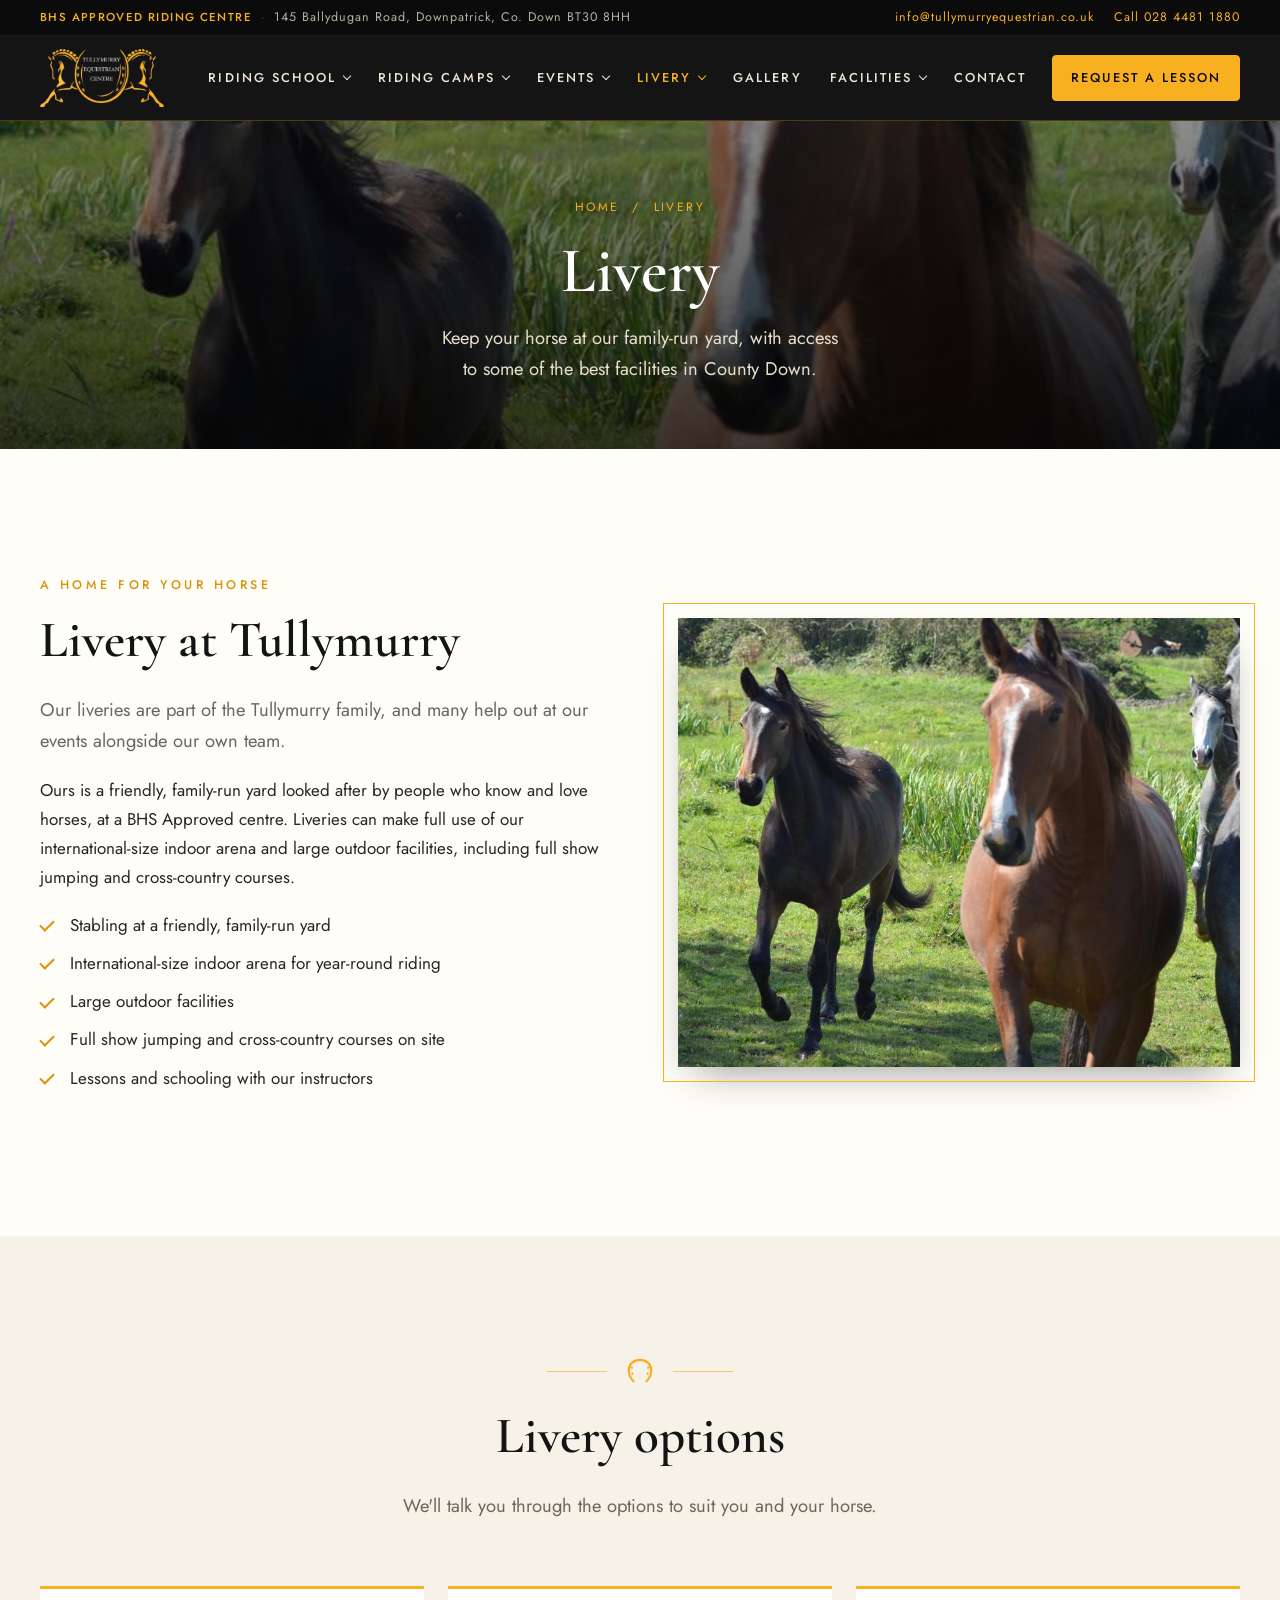
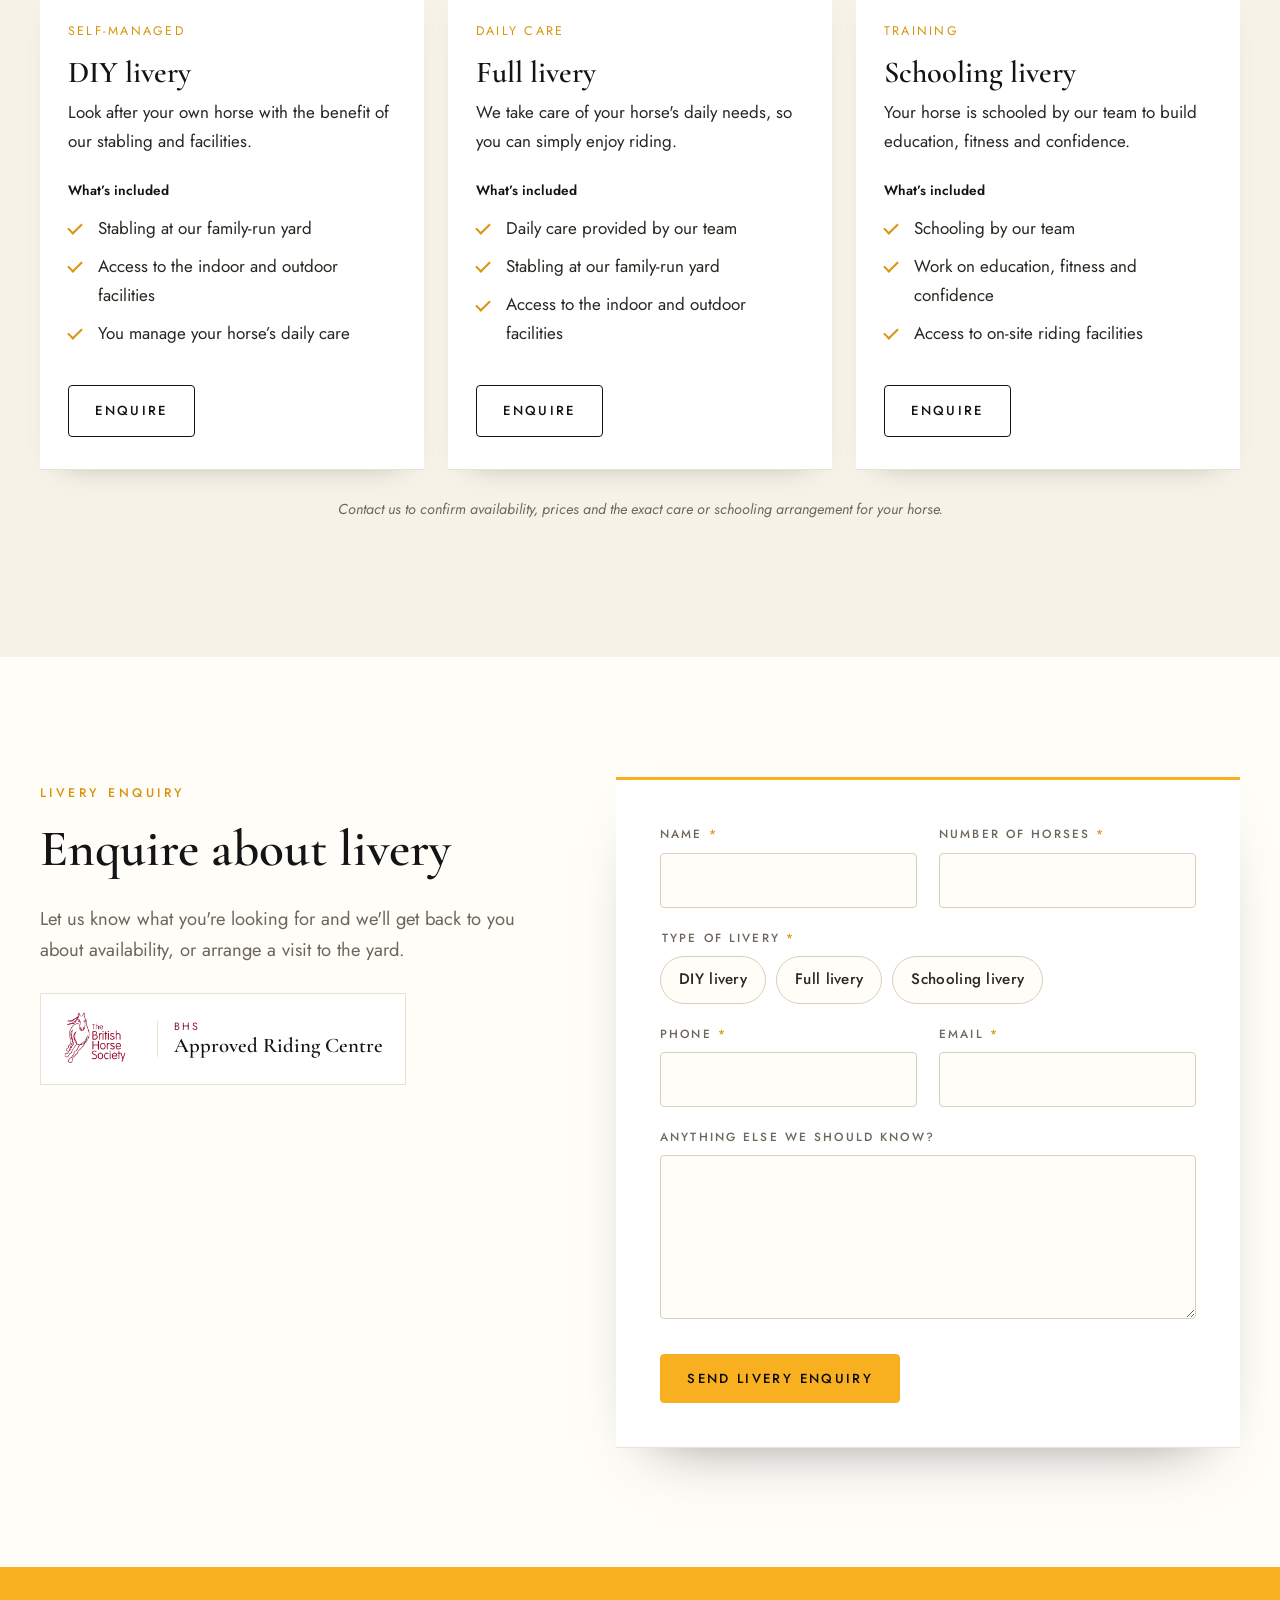
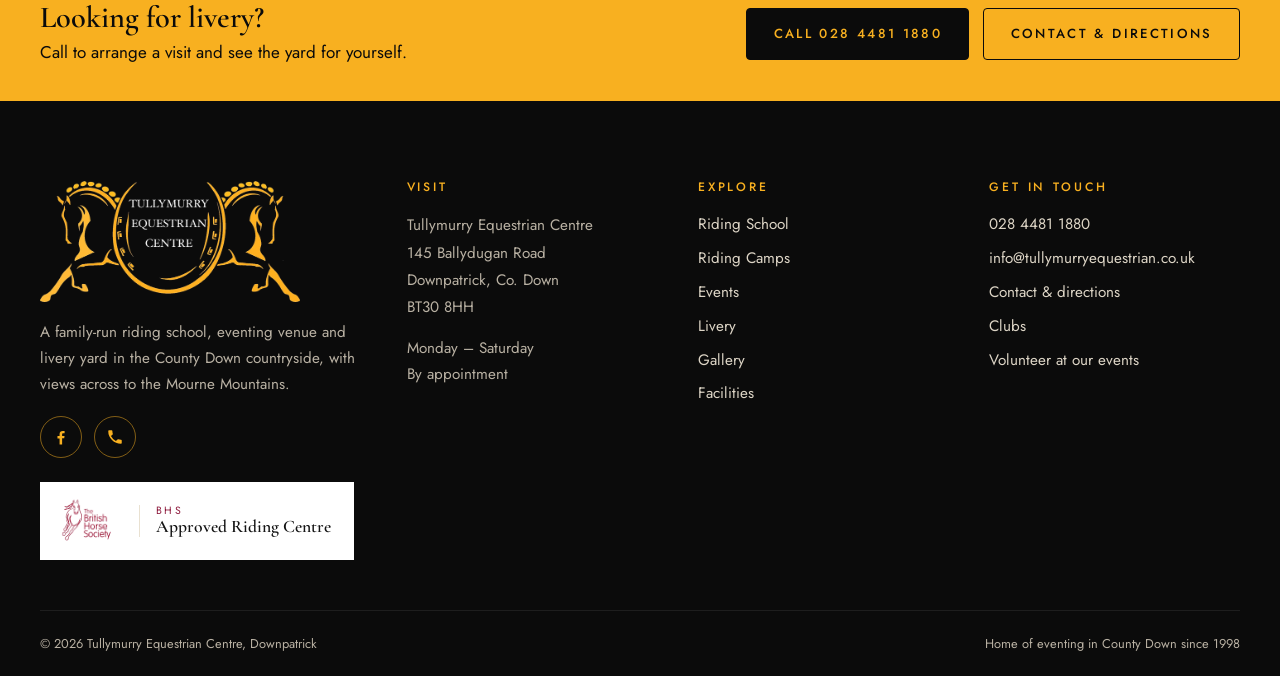
<file: livery.html>
<!doctype html>
<html lang="en-GB">
<head>
<meta charset="utf-8">
<meta name="viewport" content="width=device-width, initial-scale=1">
<title>Horse Livery Downpatrick | Tullymurry Equestrian Centre</title>
<meta name="description" content="Horse livery near Downpatrick, Co. Down, at a family-run BHS Approved yard with an international-size indoor arena, full show jumping and cross-country course.">
<link rel="canonical" href="https://www.tullymurryequestrian.co.uk/livery">
<meta property="og:type" content="website">
<meta property="og:site_name" content="Tullymurry Equestrian Centre">
<meta property="og:title" content="Horse Livery Downpatrick | Tullymurry Equestrian Centre">
<meta property="og:description" content="Horse livery near Downpatrick, Co. Down, at a family-run BHS Approved yard with an international-size indoor arena, full show jumping and cross-country course.">
<meta property="og:url" content="https://www.tullymurryequestrian.co.uk/livery">
<meta property="og:image" content="https://www.tullymurryequestrian.co.uk/assets/img/og-image.jpg">
<meta property="og:image:width" content="1200">
<meta property="og:image:height" content="630">
<meta property="og:locale" content="en_GB">
<meta name="twitter:card" content="summary_large_image">
<meta name="twitter:title" content="Horse Livery Downpatrick | Tullymurry Equestrian Centre">
<meta name="twitter:description" content="Horse livery near Downpatrick, Co. Down, at a family-run BHS Approved yard with an international-size indoor arena, full show jumping and cross-country course.">
<meta name="twitter:image" content="https://www.tullymurryequestrian.co.uk/assets/img/og-image.jpg">
<meta name="theme-color" content="#0b0b0b">
<link rel="icon" type="image/png" href="assets/img/favicon.png">
<link rel="apple-touch-icon" href="assets/img/apple-touch-icon.png">
<link rel="preconnect" href="https://fonts.googleapis.com">
<link rel="preconnect" href="https://fonts.gstatic.com" crossorigin>
<link rel="stylesheet" href="https://fonts.googleapis.com/css2?family=Cormorant+Garamond:ital,wght@0,500;0,600;1,500&family=Jost:wght@300;400;500&display=swap">
<link rel="stylesheet" href="css/style.css?v=20261025-design">

</head>
<body>
<a class="skip" href="#main">Skip to content</a>
<header class="site-header">
  <div class="topbar"><div class="wrap">
    <div><span class="bhs-flag">BHS Approved Riding Centre</span><span class="hide-sm">145 Ballydugan Road, Downpatrick, Co. Down BT30 8HH</span><span class="hide-sm hide-md">Mon – Sat, by appointment</span></div>
    <div><a class="hide-sm" href="mailto:info@tullymurryequestrian.co.uk">info@tullymurryequestrian.co.uk</a><span><a href="tel:+442844811880">Call 028 4481 1880</a></span></div>
  </div></div>
  <div class="wrap header-inner">
    <a class="brand" href="/" aria-label="Tullymurry Equestrian Centre home"><img src="assets/img/logo-sm.png" alt="Tullymurry Equestrian Centre" width="314" height="147"></a>
    <button class="menu-toggle" aria-label="Menu" aria-expanded="false" aria-controls="site-nav"><span></span><span></span><span></span></button>
    <nav class="main-nav" id="site-nav" aria-label="Main"><ul><li class="has-sub"><a href="/riding-school">Riding School</a><ul class="sub"><li><a href="/riding-school#children">Lessons for Children</a></li><li><a href="/riding-school#adults">Lessons for Adults</a></li><li><a href="/riding-school#private">Private Lessons</a></li><li><a href="/riding-school#cross-country">Cross-Country Schooling</a></li><li><a href="/riding-school#book">Request a lesson</a></li><li><a href="/clubs">Clubs</a></li></ul></li><li class="has-sub"><a href="/riding-camps">Riding Camps</a><ul class="sub"><li><a href="/riding-camps#camps">Holiday Camps</a></li><li><a href="/riding-camps#day">A Day at Camp</a></li><li><a href="/riding-camps#bring">What to Bring</a></li></ul></li><li class="has-sub"><a href="/events">Events</a><ul class="sub"><li><a href="/events#upcoming">Upcoming Events</a></li><li><a href="/events#two-phase">Autumn Two Phase</a></li><li><a href="/events#rds">RDS Qualifiers</a></li><li><a href="/events#volunteers">Volunteers</a></li></ul></li><li class="has-sub"><a href="/livery" aria-current="page">Livery</a><ul class="sub"><li><a href="/livery#options">Livery Options</a></li><li><a href="/livery#enquire">Livery Enquiry</a></li></ul></li><li><a href="/gallery">Gallery</a></li><li class="has-sub"><a href="/facilities">Facilities</a><ul class="sub"><li><a href="/facilities#cross-country">Cross-Country Course</a></li><li><a href="/facilities#arenas">International Indoor Arena</a></li><li><a href="/facilities#outdoor">Outdoor SJ & XC Courses</a></li><li><a href="/facilities#hire">Facility Hire</a></li></ul></li><li><a href="/contact">Contact</a></li><li class="nav-cta"><a class="btn" href="/riding-school#book">Request a lesson</a></li></ul></nav>
  </div>
</header>
<main id="main">
<section class="page-hero">
  <div class="photo placeholder " data-img="assets/img/photos/hero-livery.jpg?v=20261025-photos" role="img" aria-label="Livery"></div>
  <div class="wrap">
    <div class="crumbs"><a href="/">Home</a> &nbsp;/&nbsp; Livery</div>
    <h1>Livery</h1>
    <p>Keep your horse at our family-run yard, with access to some of the best facilities in County Down.</p>
  </div>
</section>
<section class="section">
  <div class="wrap split reveal">
    <div>
      <span class="eyebrow">A home for your horse</span>
      <h2>Livery at Tullymurry</h2>
      <p class="lead">Our liveries are part of the Tullymurry family, and many help out at our events alongside our own team.</p>
      <p>Ours is a friendly, family-run yard looked after by people who know and love horses, at a BHS Approved centre. Liveries can make full use of our international-size indoor arena and large outdoor facilities, including full show jumping and cross-country courses.</p>
      <ul class="ticks">
        <li>Stabling at a friendly, family-run yard</li>
        <li>International-size indoor arena for year-round riding</li>
        <li>Large outdoor facilities</li>
        <li>Full show jumping and cross-country courses on site</li>
        <li>Lessons and schooling with our instructors</li>
      </ul>
    </div>
    <div class="photo placeholder frame" data-img="assets/img/photos/livery-1.jpg?v=20261025-photos" role="img" aria-label="Horses in a Tullymurry paddock"></div>
  </div>
</section>

<section class="section cream" id="options">
  <div class="wrap">
    <div class="section-head reveal"><div class="horseshoe-rule"><svg viewBox="0 0 32 32" aria-hidden="true"><path fill="none" stroke="currentColor" stroke-width="2.4" stroke-linecap="round" d="M9 27c-3-3-5-7-5-12C4 8.4 9.4 4 16 4s12 4.4 12 11c0 5-2 9-5 12"/><g fill="currentColor"><rect x="6.2" y="11" width="2" height="2.6" rx=".5"/><rect x="7" y="17.5" width="2" height="2.6" rx=".5"/><rect x="23.8" y="11" width="2" height="2.6" rx=".5"/><rect x="23" y="17.5" width="2" height="2.6" rx=".5"/></g></svg></div><h2>Livery options</h2><p class="lead">We'll talk you through the options to suit you and your horse.</p></div>
    <div class="cards livery-options">
      <article class="card reveal"><span class="meta">Self-managed</span><h3>DIY livery</h3><p>Look after your own horse with the benefit of our stabling and facilities.</p><h4 class="included-title">What’s included</h4><ul class="ticks"><li>Stabling at our family-run yard</li><li>Access to the indoor and outdoor facilities</li><li>You manage your horse’s daily care</li></ul><a class="btn dark-ghost" href="#enquire">Enquire</a></article>
      <article class="card reveal"><span class="meta">Daily care</span><h3>Full livery</h3><p>We take care of your horse's daily needs, so you can simply enjoy riding.</p><h4 class="included-title">What’s included</h4><ul class="ticks"><li>Daily care provided by our team</li><li>Stabling at our family-run yard</li><li>Access to the indoor and outdoor facilities</li></ul><a class="btn dark-ghost" href="#enquire">Enquire</a></article>
      <article class="card reveal"><span class="meta">Training</span><h3>Schooling livery</h3><p>Your horse is schooled by our team to build education, fitness and confidence.</p><h4 class="included-title">What’s included</h4><ul class="ticks"><li>Schooling by our team</li><li>Work on education, fitness and confidence</li><li>Access to on-site riding facilities</li></ul><a class="btn dark-ghost" href="#enquire">Enquire</a></article>
    </div>
    <p class="note center" style="margin-top:28px">Contact us to confirm availability, prices and the exact care or schooling arrangement for your horse.</p>
  </div>
</section>

<section class="section" id="enquire">
  <div class="wrap form-split">
    <div class="reveal">
      <span class="eyebrow">Livery enquiry</span>
      <h2>Enquire about livery</h2>
      <p class="lead">Let us know what you're looking for and we'll get back to you about availability, or arrange a visit to the yard.</p>
      <span class="logo-badge bhs"><img src="assets/img/logos/bhs-logo.png" alt="The British Horse Society" width="300" height="239"><span class="lb-text"><small>BHS</small><b>Approved Riding Centre</b></span></span>
    </div>
    <div class="form-card reveal">
      <form class="tm-form" data-subject="Livery enquiry" novalidate>
  <div class="form-grid"><div><label for="f-name">Name <span aria-hidden="true">*</span></label><input id="f-name" name="name" type="text" required autocomplete="name"></div><div><label for="f-number_of_horses">Number of horses <span aria-hidden="true">*</span></label><input id="f-number_of_horses" name="number_of_horses" type="number" required min="1" max="20" inputmode="numeric"></div><fieldset class="full"><legend>Type of livery <span aria-hidden="true">*</span></legend><div class="choice"><label><input type="radio" name="livery_type" value="DIY livery" required><span>DIY livery</span></label><label><input type="radio" name="livery_type" value="Full livery" required><span>Full livery</span></label><label><input type="radio" name="livery_type" value="Schooling livery" required><span>Schooling livery</span></label></div></fieldset><div><label for="f-phone">Phone <span aria-hidden="true">*</span></label><input id="f-phone" name="phone" type="tel" required autocomplete="tel"></div><div><label for="f-email">Email <span aria-hidden="true">*</span></label><input id="f-email" name="email" type="email" required autocomplete="email"></div><div class="full"><label for="f-message">Anything else we should know?</label><textarea id="f-message" name="message" rows="5"></textarea></div></div>
  <input type="checkbox" name="botcheck" class="hp" tabindex="-1" autocomplete="off" aria-hidden="true">
  <div class="form-foot">
    <button class="btn" type="submit">Send livery enquiry</button>
    <p class="form-msg" role="status" aria-live="polite"></p>
  </div>
</form>
    </div>
  </div>
</section>
<section class="cta-strip"><div class="wrap">
  <div><h3>Looking for livery?</h3><p>Call to arrange a visit and see the yard for yourself.</p></div>
  <div class="btn-row"><a class="btn" href="tel:+442844811880">Call 028 4481 1880</a><a class="btn ghost" href="/contact">Contact &amp; directions</a></div>
</div></section>
</main>
<footer class="site-footer">
  <div class="wrap footer-top">
    <div>
      <a class="footer-logo" href="/"><img src="assets/img/logo-sm.png" alt="Tullymurry Equestrian Centre" loading="lazy"></a>
      <p>A family-run riding school, eventing venue and livery yard in the County Down countryside, with views across to the Mourne Mountains.</p>
      <div class="socials">
        <a href="https://www.facebook.com/pages/Tullymurry%20Equestrian%20Centre/1516033685365684" target="_blank" rel="noopener" aria-label="Tullymurry Equestrian Centre on Facebook"><svg viewBox="0 0 24 24" aria-hidden="true"><path d="M13.5 22v-8.2h2.8l.4-3.2h-3.2V8.5c0-.9.3-1.6 1.6-1.6h1.7V4.1c-.3 0-1.3-.1-2.5-.1-2.5 0-4.2 1.5-4.2 4.3v2.4H7.3v3.2h2.8V22h3.4z"/></svg></a>
        <a href="tel:+442844811880" aria-label="Call us"><svg viewBox="0 0 24 24" aria-hidden="true"><path d="M6.6 10.8a15.1 15.1 0 0 0 6.6 6.6l2.2-2.2c.3-.3.7-.4 1-.2 1.1.4 2.3.6 3.6.6.6 0 1 .4 1 1V20c0 .6-.4 1-1 1A17 17 0 0 1 3 4c0-.6.4-1 1-1h3.5c.6 0 1 .4 1 1 0 1.3.2 2.5.6 3.6.1.3 0 .7-.2 1l-2.3 2.2z"/></svg></a>
      </div>
      <div style="margin-top:24px"><span class="logo-badge bhs on-dark"><img src="assets/img/logos/bhs-logo.png" alt="The British Horse Society" width="300" height="239"><span class="lb-text"><small>BHS</small><b>Approved Riding Centre</b></span></span></div>
    </div>
    <div>
      <h4>Visit</h4>
      <address>Tullymurry Equestrian Centre<br>145 Ballydugan Road<br>Downpatrick, Co. Down<br>BT30 8HH</address>
      <p style="margin-top:14px">Monday – Saturday<br>By appointment</p>
    </div>
    <div>
      <h4>Explore</h4>
      <ul>
        <li><a href="/riding-school">Riding School</a></li>
        <li><a href="/riding-camps">Riding Camps</a></li>
        <li><a href="/events">Events</a></li>
        <li><a href="/livery">Livery</a></li>
        <li><a href="/gallery">Gallery</a></li>
        <li><a href="/facilities">Facilities</a></li>
      </ul>
    </div>
    <div>
      <h4>Get in touch</h4>
      <ul>
        <li><a href="tel:+442844811880">028 4481 1880</a></li>
        <li><a href="mailto:info@tullymurryequestrian.co.uk">info@tullymurryequestrian.co.uk</a></li>
        <li><a href="/contact">Contact &amp; directions</a></li>
        <li><a href="/clubs">Clubs</a></li>
        <li><a href="/events#volunteers">Volunteer at our events</a></li>
      </ul>
    </div>
  </div>
  <div class="wrap footer-bottom">
    <span>&copy; <span id="year">2026</span> Tullymurry Equestrian Centre, Downpatrick</span>
    <span>Home of eventing in County Down since 1998</span>
  </div>
</footer>
<script src="js/main.js" defer></script>
<script src="js/forms.js" defer></script>
<script src="js/content.js?v=20261025-design" defer></script>
</body>
</html>
</file>
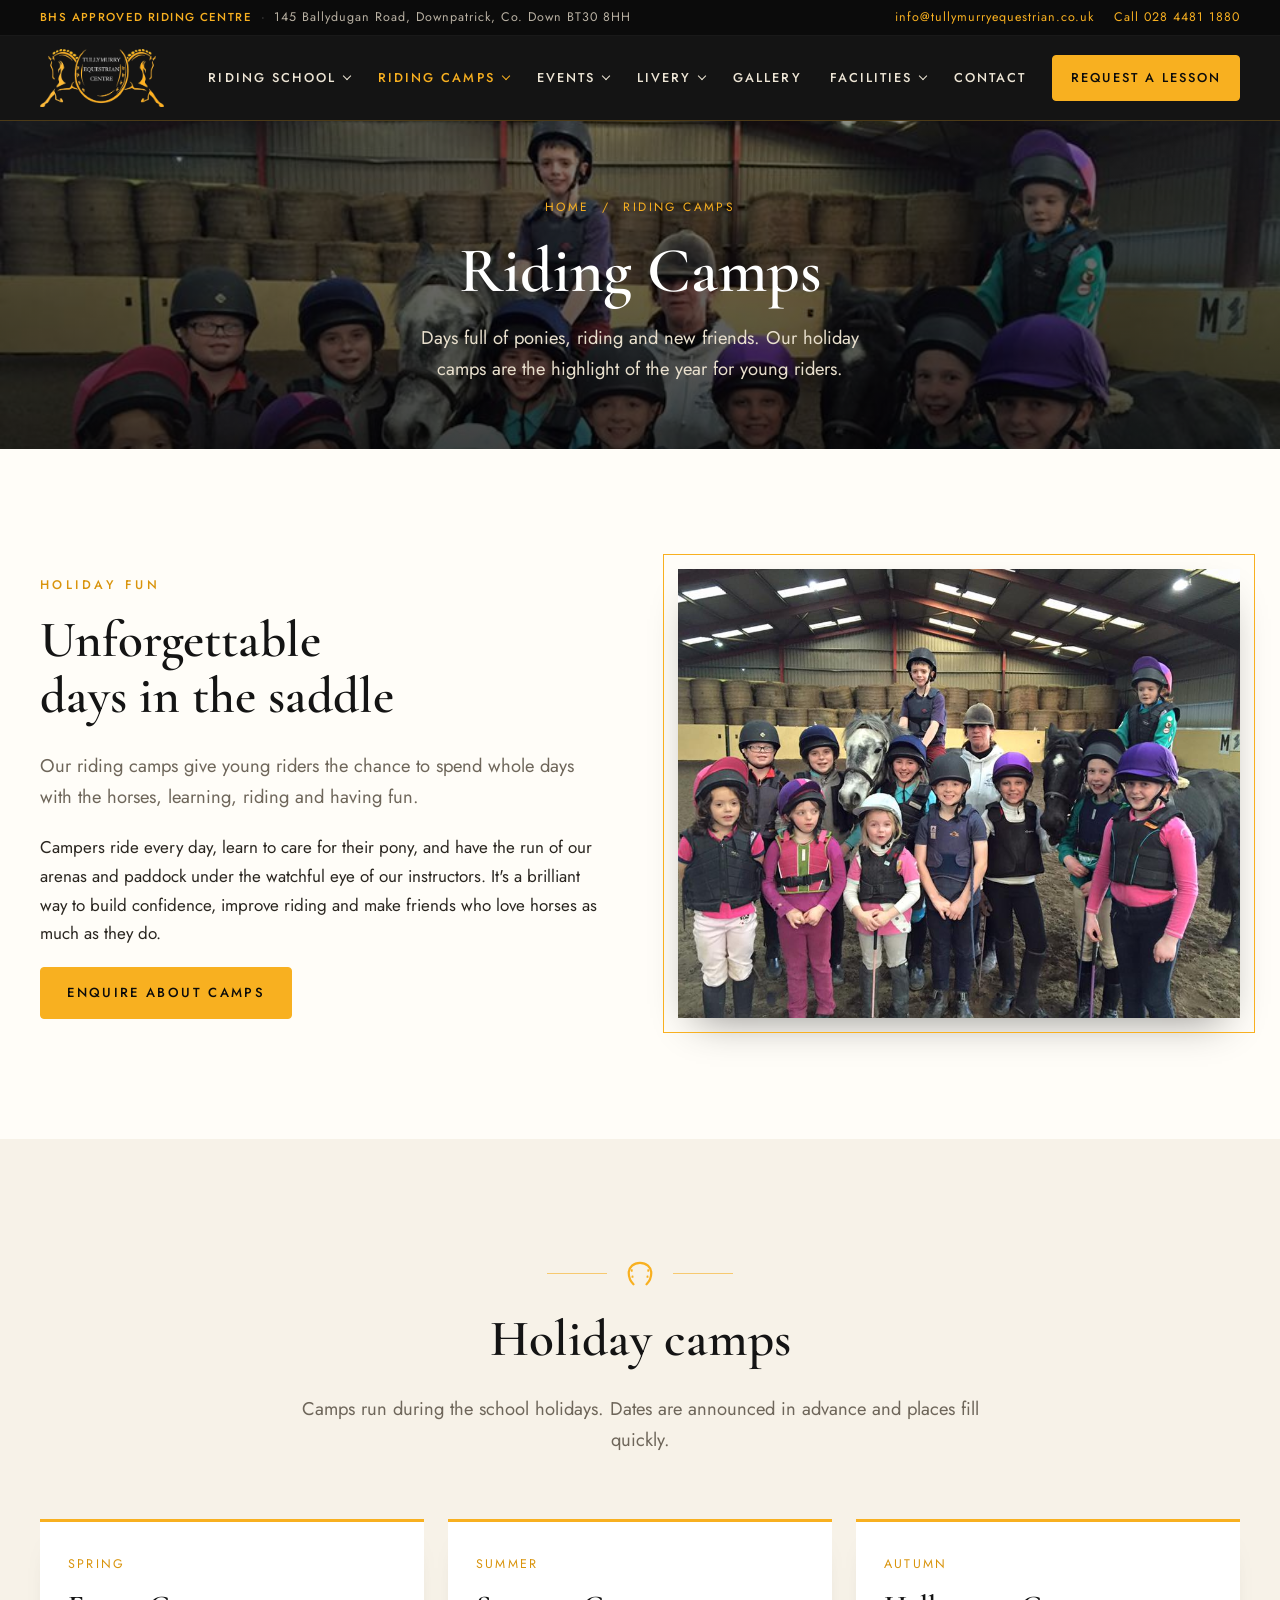
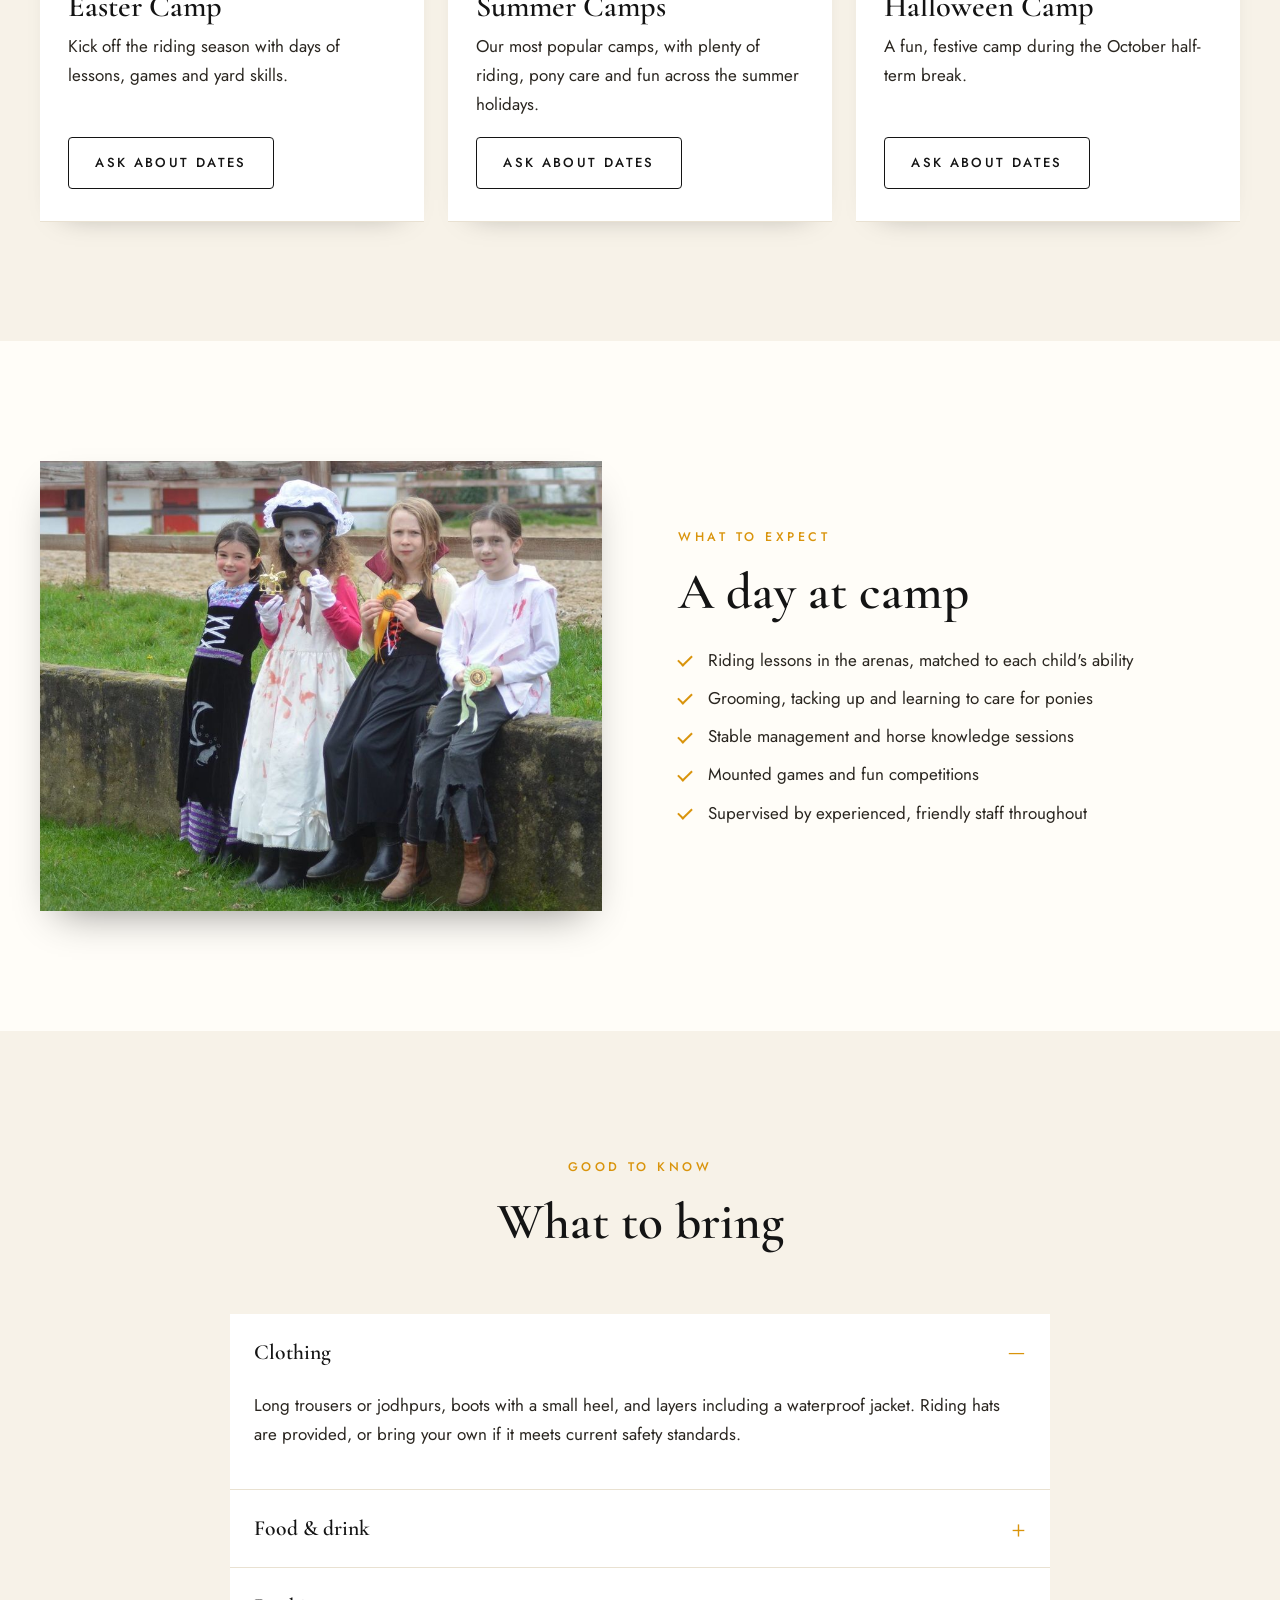
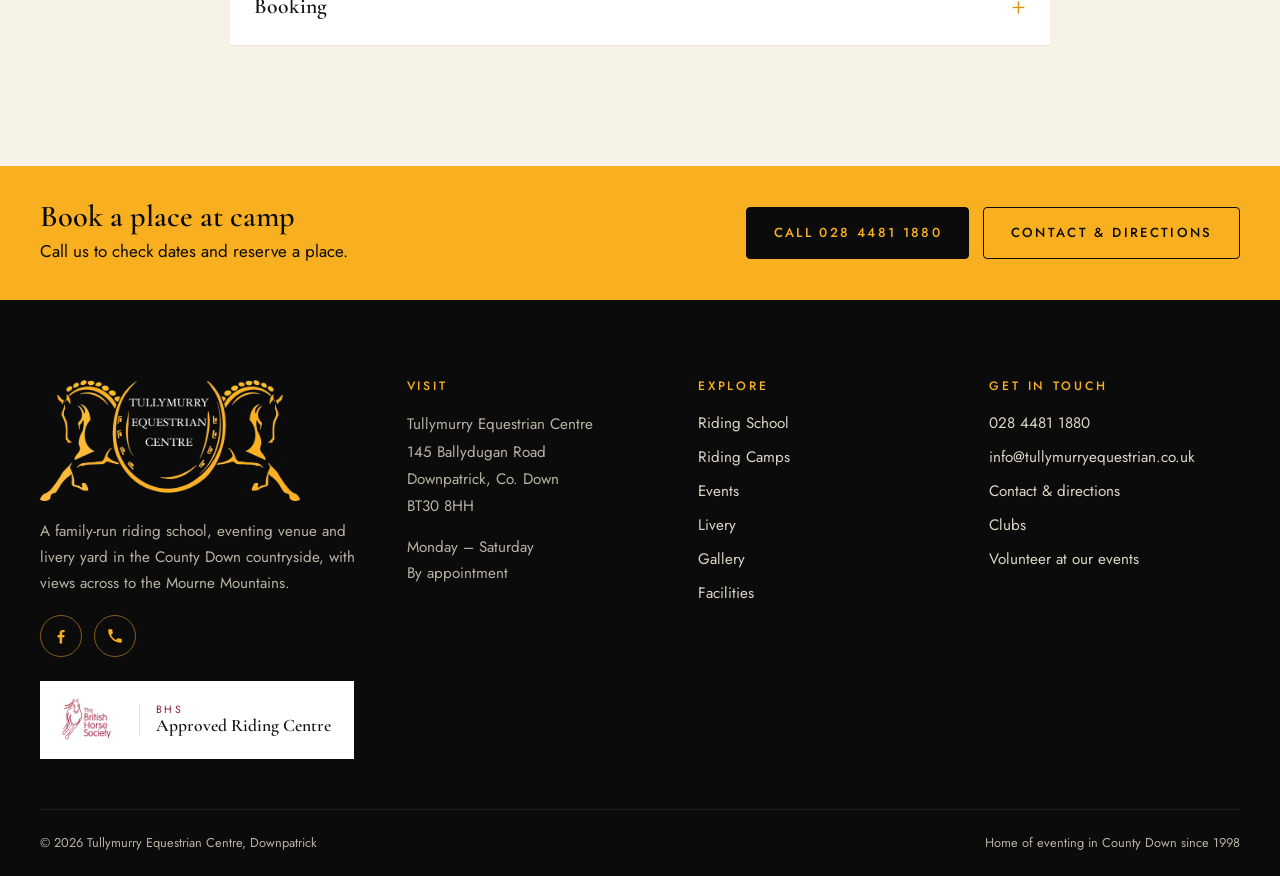
<file: riding-camps.html>
<!doctype html>
<html lang="en-GB">
<head>
<meta charset="utf-8">
<meta name="viewport" content="width=device-width, initial-scale=1">
<title>Riding Camps Downpatrick | Tullymurry Equestrian Centre</title>
<meta name="description" content="Holiday riding camps for children at Tullymurry Equestrian Centre, Downpatrick. Daily riding, pony care and fun during Easter, summer and Halloween holidays.">
<link rel="canonical" href="https://www.tullymurryequestrian.co.uk/riding-camps">
<meta property="og:type" content="website">
<meta property="og:site_name" content="Tullymurry Equestrian Centre">
<meta property="og:title" content="Riding Camps Downpatrick | Tullymurry Equestrian Centre">
<meta property="og:description" content="Holiday riding camps for children at Tullymurry Equestrian Centre, Downpatrick. Daily riding, pony care and fun during Easter, summer and Halloween holidays.">
<meta property="og:url" content="https://www.tullymurryequestrian.co.uk/riding-camps">
<meta property="og:image" content="https://www.tullymurryequestrian.co.uk/assets/img/og-image.jpg">
<meta property="og:image:width" content="1200">
<meta property="og:image:height" content="630">
<meta property="og:locale" content="en_GB">
<meta name="twitter:card" content="summary_large_image">
<meta name="twitter:title" content="Riding Camps Downpatrick | Tullymurry Equestrian Centre">
<meta name="twitter:description" content="Holiday riding camps for children at Tullymurry Equestrian Centre, Downpatrick. Daily riding, pony care and fun during Easter, summer and Halloween holidays.">
<meta name="twitter:image" content="https://www.tullymurryequestrian.co.uk/assets/img/og-image.jpg">
<meta name="theme-color" content="#0b0b0b">
<link rel="icon" type="image/png" href="assets/img/favicon.png">
<link rel="apple-touch-icon" href="assets/img/apple-touch-icon.png">
<link rel="preconnect" href="https://fonts.googleapis.com">
<link rel="preconnect" href="https://fonts.gstatic.com" crossorigin>
<link rel="stylesheet" href="https://fonts.googleapis.com/css2?family=Cormorant+Garamond:ital,wght@0,500;0,600;1,500&family=Jost:wght@300;400;500&display=swap">
<link rel="stylesheet" href="css/style.css?v=20261025-design">

</head>
<body>
<a class="skip" href="#main">Skip to content</a>
<header class="site-header">
  <div class="topbar"><div class="wrap">
    <div><span class="bhs-flag">BHS Approved Riding Centre</span><span class="hide-sm">145 Ballydugan Road, Downpatrick, Co. Down BT30 8HH</span><span class="hide-sm hide-md">Mon – Sat, by appointment</span></div>
    <div><a class="hide-sm" href="mailto:info@tullymurryequestrian.co.uk">info@tullymurryequestrian.co.uk</a><span><a href="tel:+442844811880">Call 028 4481 1880</a></span></div>
  </div></div>
  <div class="wrap header-inner">
    <a class="brand" href="/" aria-label="Tullymurry Equestrian Centre home"><img src="assets/img/logo-sm.png" alt="Tullymurry Equestrian Centre" width="314" height="147"></a>
    <button class="menu-toggle" aria-label="Menu" aria-expanded="false" aria-controls="site-nav"><span></span><span></span><span></span></button>
    <nav class="main-nav" id="site-nav" aria-label="Main"><ul><li class="has-sub"><a href="/riding-school">Riding School</a><ul class="sub"><li><a href="/riding-school#children">Lessons for Children</a></li><li><a href="/riding-school#adults">Lessons for Adults</a></li><li><a href="/riding-school#private">Private Lessons</a></li><li><a href="/riding-school#cross-country">Cross-Country Schooling</a></li><li><a href="/riding-school#book">Request a lesson</a></li><li><a href="/clubs">Clubs</a></li></ul></li><li class="has-sub"><a href="/riding-camps" aria-current="page">Riding Camps</a><ul class="sub"><li><a href="/riding-camps#camps">Holiday Camps</a></li><li><a href="/riding-camps#day">A Day at Camp</a></li><li><a href="/riding-camps#bring">What to Bring</a></li></ul></li><li class="has-sub"><a href="/events">Events</a><ul class="sub"><li><a href="/events#upcoming">Upcoming Events</a></li><li><a href="/events#two-phase">Autumn Two Phase</a></li><li><a href="/events#rds">RDS Qualifiers</a></li><li><a href="/events#volunteers">Volunteers</a></li></ul></li><li class="has-sub"><a href="/livery">Livery</a><ul class="sub"><li><a href="/livery#options">Livery Options</a></li><li><a href="/livery#enquire">Livery Enquiry</a></li></ul></li><li><a href="/gallery">Gallery</a></li><li class="has-sub"><a href="/facilities">Facilities</a><ul class="sub"><li><a href="/facilities#cross-country">Cross-Country Course</a></li><li><a href="/facilities#arenas">International Indoor Arena</a></li><li><a href="/facilities#outdoor">Outdoor SJ & XC Courses</a></li><li><a href="/facilities#hire">Facility Hire</a></li></ul></li><li><a href="/contact">Contact</a></li><li class="nav-cta"><a class="btn" href="/riding-school#book">Request a lesson</a></li></ul></nav>
  </div>
</header>
<main id="main">
<section class="page-hero">
  <div class="photo placeholder " data-img="assets/img/photos/hero-camps.jpg?v=20261025-photos" role="img" aria-label="Riding Camps"></div>
  <div class="wrap">
    <div class="crumbs"><a href="/">Home</a> &nbsp;/&nbsp; Riding Camps</div>
    <h1>Riding Camps</h1>
    <p>Days full of ponies, riding and new friends. Our holiday camps are the highlight of the year for young riders.</p>
  </div>
</section>
<section class="section">
  <div class="wrap split reveal">
    <div>
      <span class="eyebrow">Holiday fun</span>
      <h2>Unforgettable days in the saddle</h2>
      <p class="lead">Our riding camps give young riders the chance to spend whole days with the horses, learning, riding and having fun.</p>
      <p>Campers ride every day, learn to care for their pony, and have the run of our arenas and paddock under the watchful eye of our instructors. It's a brilliant way to build confidence, improve riding and make friends who love horses as much as they do.</p>
      <a class="btn" href="tel:+442844811880">Enquire about camps</a>
    </div>
    <div class="photo placeholder frame" data-img="assets/img/photos/camps-1.jpg?v=20261025-photos" role="img" aria-label="Children at riding camp"></div>
  </div>
</section>

<section class="section cream" id="camps">
  <div class="wrap">
    <div class="section-head reveal"><div class="horseshoe-rule"><svg viewBox="0 0 32 32" aria-hidden="true"><path fill="none" stroke="currentColor" stroke-width="2.4" stroke-linecap="round" d="M9 27c-3-3-5-7-5-12C4 8.4 9.4 4 16 4s12 4.4 12 11c0 5-2 9-5 12"/><g fill="currentColor"><rect x="6.2" y="11" width="2" height="2.6" rx=".5"/><rect x="7" y="17.5" width="2" height="2.6" rx=".5"/><rect x="23.8" y="11" width="2" height="2.6" rx=".5"/><rect x="23" y="17.5" width="2" height="2.6" rx=".5"/></g></svg></div><h2>Holiday camps</h2><p class="lead">Camps run during the school holidays. Dates are announced in advance and places fill quickly.</p></div>
    <div class="cards">
      <article class="card reveal"><span class="meta">Spring</span><h3>Easter Camp</h3><p>Kick off the riding season with days of lessons, games and yard skills.</p><a class="btn dark-ghost" href="tel:+442844811880">Ask about dates</a></article>
      <article class="card reveal"><span class="meta">Summer</span><h3>Summer Camps</h3><p>Our most popular camps, with plenty of riding, pony care and fun across the summer holidays.</p><a class="btn dark-ghost" href="tel:+442844811880">Ask about dates</a></article>
      <article class="card reveal"><span class="meta">Autumn</span><h3>Halloween Camp</h3><p>A fun, festive camp during the October half-term break.</p><a class="btn dark-ghost" href="tel:+442844811880">Ask about dates</a></article>
    </div>
  </div>
</section>

<section class="section" id="day">
  <div class="wrap split flip reveal">
    <div>
      <span class="eyebrow">What to expect</span>
      <h2>A day at camp</h2>
      <ul class="ticks">
        <li>Riding lessons in the arenas, matched to each child's ability</li>
        <li>Grooming, tacking up and learning to care for ponies</li>
        <li>Stable management and horse knowledge sessions</li>
        <li>Mounted games and fun competitions</li>
        <li>Supervised by experienced, friendly staff throughout</li>
      </ul>
    </div>
    <div class="photo placeholder " data-img="assets/img/photos/camps-2.jpg?v=20261025-photos" role="img" aria-label="Halloween camp at Tullymurry"></div>
  </div>
</section>

<section class="section cream" id="bring">
  <div class="narrow">
    <div class="section-head reveal"><span class="eyebrow">Good to know</span><h2>What to bring</h2></div>
    <details class="acc reveal" open><summary>Clothing</summary><div class="acc-body"><p>Long trousers or jodhpurs, boots with a small heel, and layers including a waterproof jacket. Riding hats are provided, or bring your own if it meets current safety standards.</p></div></details>
    <details class="acc reveal"><summary>Food &amp; drink</summary><div class="acc-body"><p>A packed lunch, snacks and a refillable water bottle. Please let us know about any allergies when booking.</p></div></details>
    <details class="acc reveal"><summary>Booking</summary><div class="acc-body"><p>Places are limited, so please call 028 4481 1880 to check dates and reserve a place.</p></div></details>
  </div>
</section>
<section class="cta-strip"><div class="wrap">
  <div><h3>Book a place at camp</h3><p>Call us to check dates and reserve a place.</p></div>
  <div class="btn-row"><a class="btn" href="tel:+442844811880">Call 028 4481 1880</a><a class="btn ghost" href="/contact">Contact &amp; directions</a></div>
</div></section>
</main>
<footer class="site-footer">
  <div class="wrap footer-top">
    <div>
      <a class="footer-logo" href="/"><img src="assets/img/logo-sm.png" alt="Tullymurry Equestrian Centre" loading="lazy"></a>
      <p>A family-run riding school, eventing venue and livery yard in the County Down countryside, with views across to the Mourne Mountains.</p>
      <div class="socials">
        <a href="https://www.facebook.com/pages/Tullymurry%20Equestrian%20Centre/1516033685365684" target="_blank" rel="noopener" aria-label="Tullymurry Equestrian Centre on Facebook"><svg viewBox="0 0 24 24" aria-hidden="true"><path d="M13.5 22v-8.2h2.8l.4-3.2h-3.2V8.5c0-.9.3-1.6 1.6-1.6h1.7V4.1c-.3 0-1.3-.1-2.5-.1-2.5 0-4.2 1.5-4.2 4.3v2.4H7.3v3.2h2.8V22h3.4z"/></svg></a>
        <a href="tel:+442844811880" aria-label="Call us"><svg viewBox="0 0 24 24" aria-hidden="true"><path d="M6.6 10.8a15.1 15.1 0 0 0 6.6 6.6l2.2-2.2c.3-.3.7-.4 1-.2 1.1.4 2.3.6 3.6.6.6 0 1 .4 1 1V20c0 .6-.4 1-1 1A17 17 0 0 1 3 4c0-.6.4-1 1-1h3.5c.6 0 1 .4 1 1 0 1.3.2 2.5.6 3.6.1.3 0 .7-.2 1l-2.3 2.2z"/></svg></a>
      </div>
      <div style="margin-top:24px"><span class="logo-badge bhs on-dark"><img src="assets/img/logos/bhs-logo.png" alt="The British Horse Society" width="300" height="239"><span class="lb-text"><small>BHS</small><b>Approved Riding Centre</b></span></span></div>
    </div>
    <div>
      <h4>Visit</h4>
      <address>Tullymurry Equestrian Centre<br>145 Ballydugan Road<br>Downpatrick, Co. Down<br>BT30 8HH</address>
      <p style="margin-top:14px">Monday – Saturday<br>By appointment</p>
    </div>
    <div>
      <h4>Explore</h4>
      <ul>
        <li><a href="/riding-school">Riding School</a></li>
        <li><a href="/riding-camps">Riding Camps</a></li>
        <li><a href="/events">Events</a></li>
        <li><a href="/livery">Livery</a></li>
        <li><a href="/gallery">Gallery</a></li>
        <li><a href="/facilities">Facilities</a></li>
      </ul>
    </div>
    <div>
      <h4>Get in touch</h4>
      <ul>
        <li><a href="tel:+442844811880">028 4481 1880</a></li>
        <li><a href="mailto:info@tullymurryequestrian.co.uk">info@tullymurryequestrian.co.uk</a></li>
        <li><a href="/contact">Contact &amp; directions</a></li>
        <li><a href="/clubs">Clubs</a></li>
        <li><a href="/events#volunteers">Volunteer at our events</a></li>
      </ul>
    </div>
  </div>
  <div class="wrap footer-bottom">
    <span>&copy; <span id="year">2026</span> Tullymurry Equestrian Centre, Downpatrick</span>
    <span>Home of eventing in County Down since 1998</span>
  </div>
</footer>
<script src="js/main.js" defer></script>
<script src="js/forms.js" defer></script>
<script src="js/content.js?v=20261025-design" defer></script>
</body>
</html>
</file>
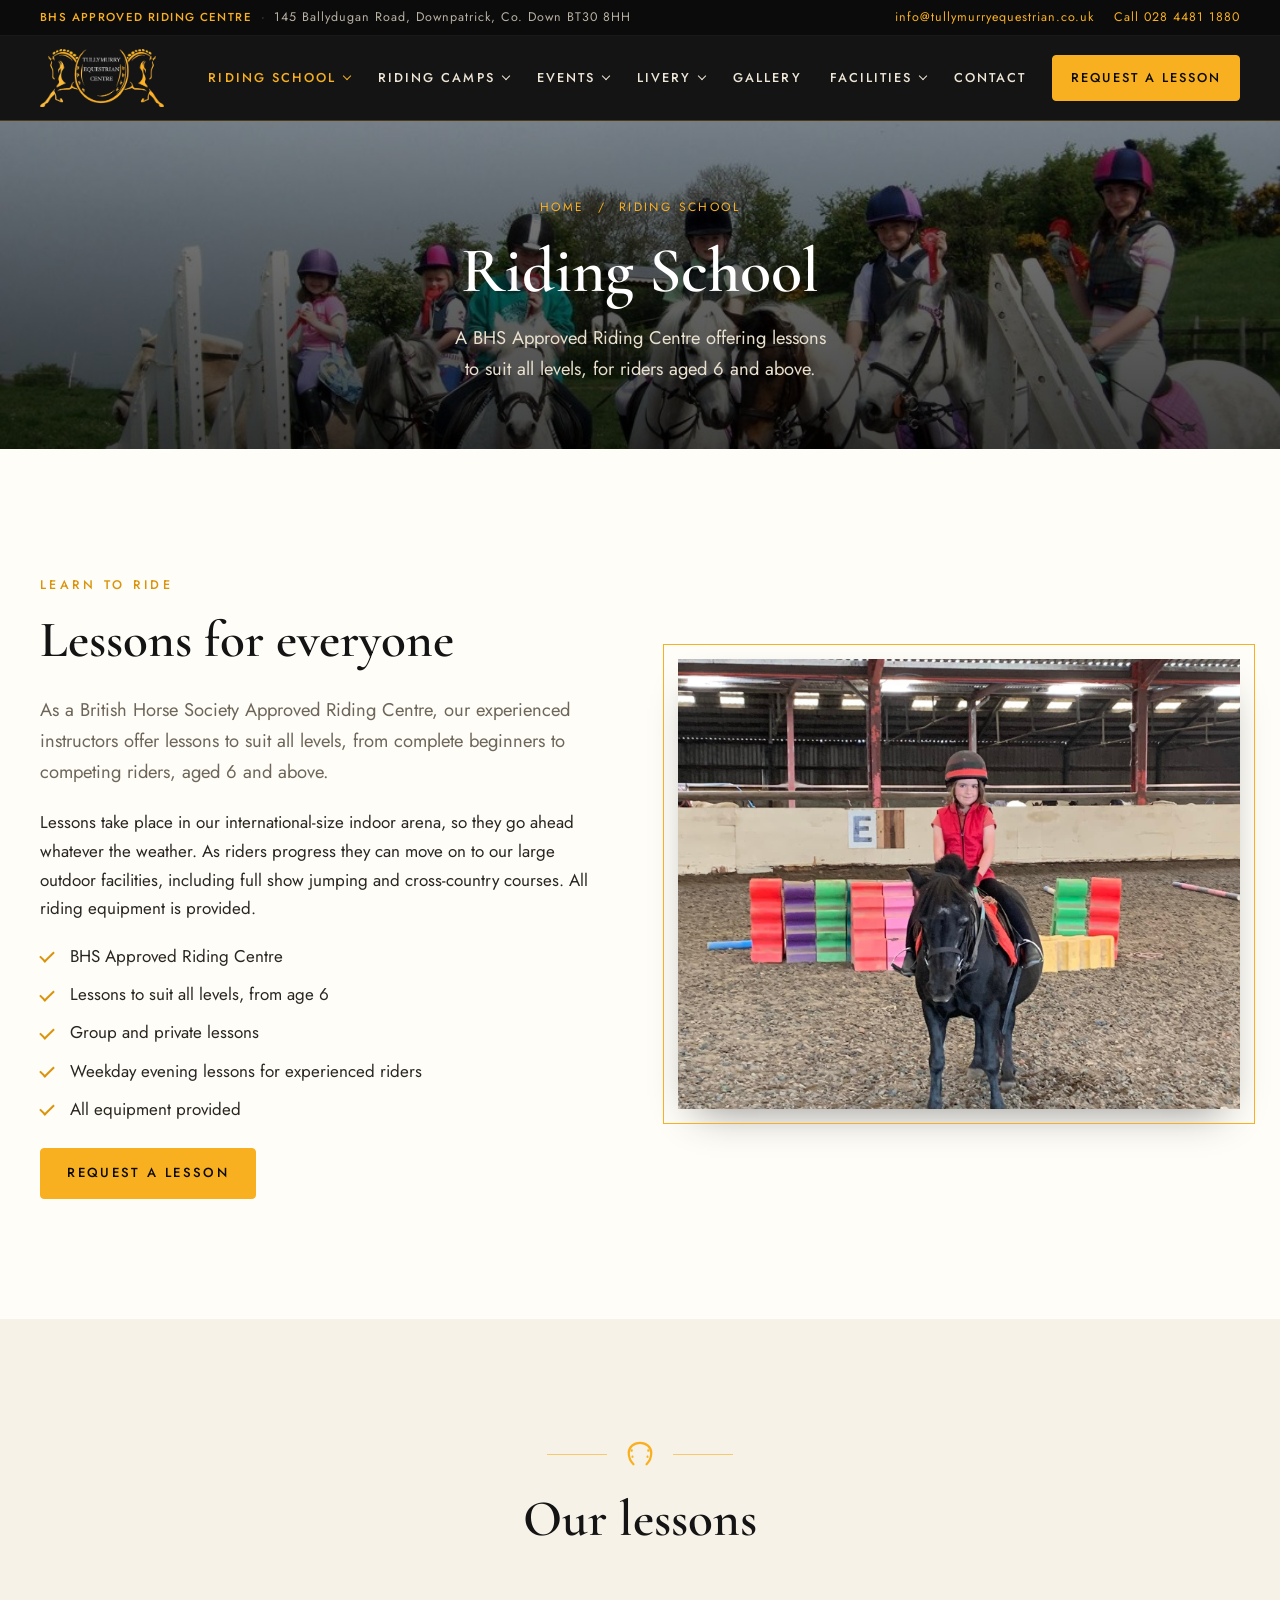
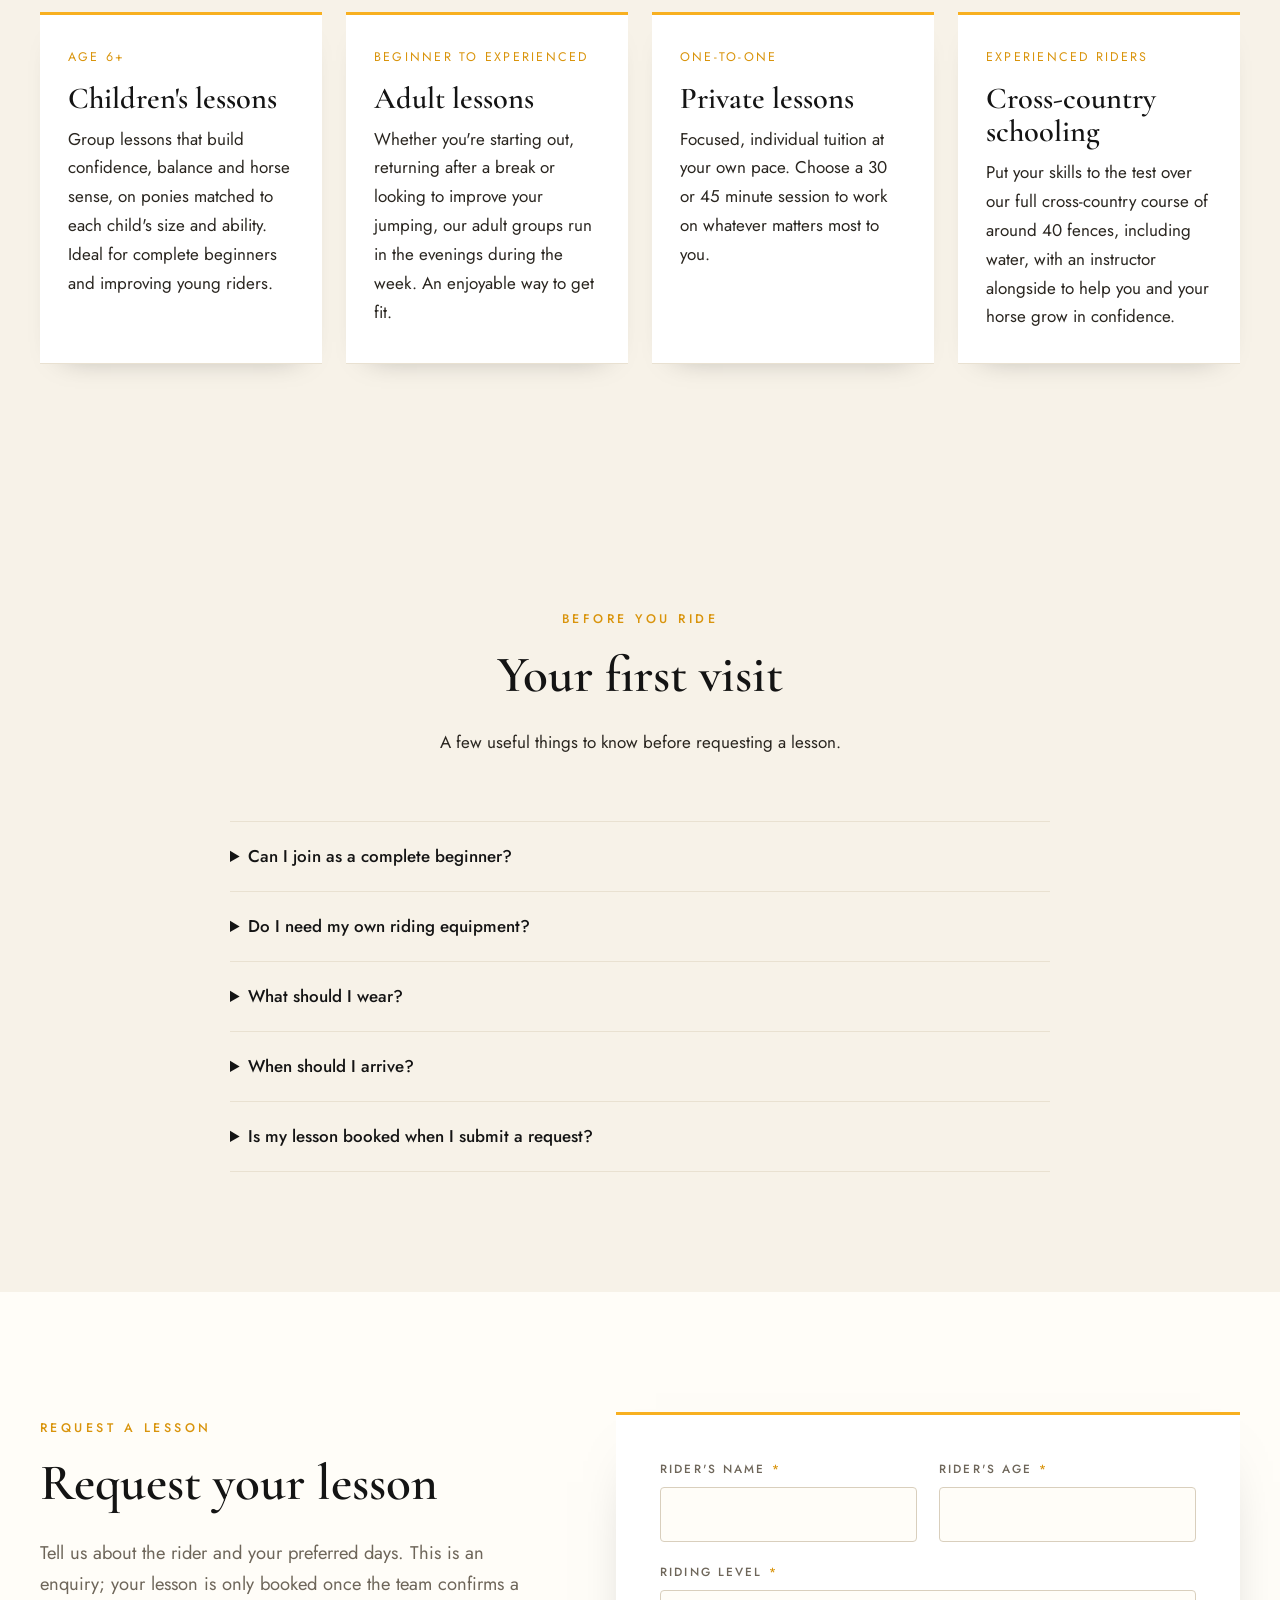
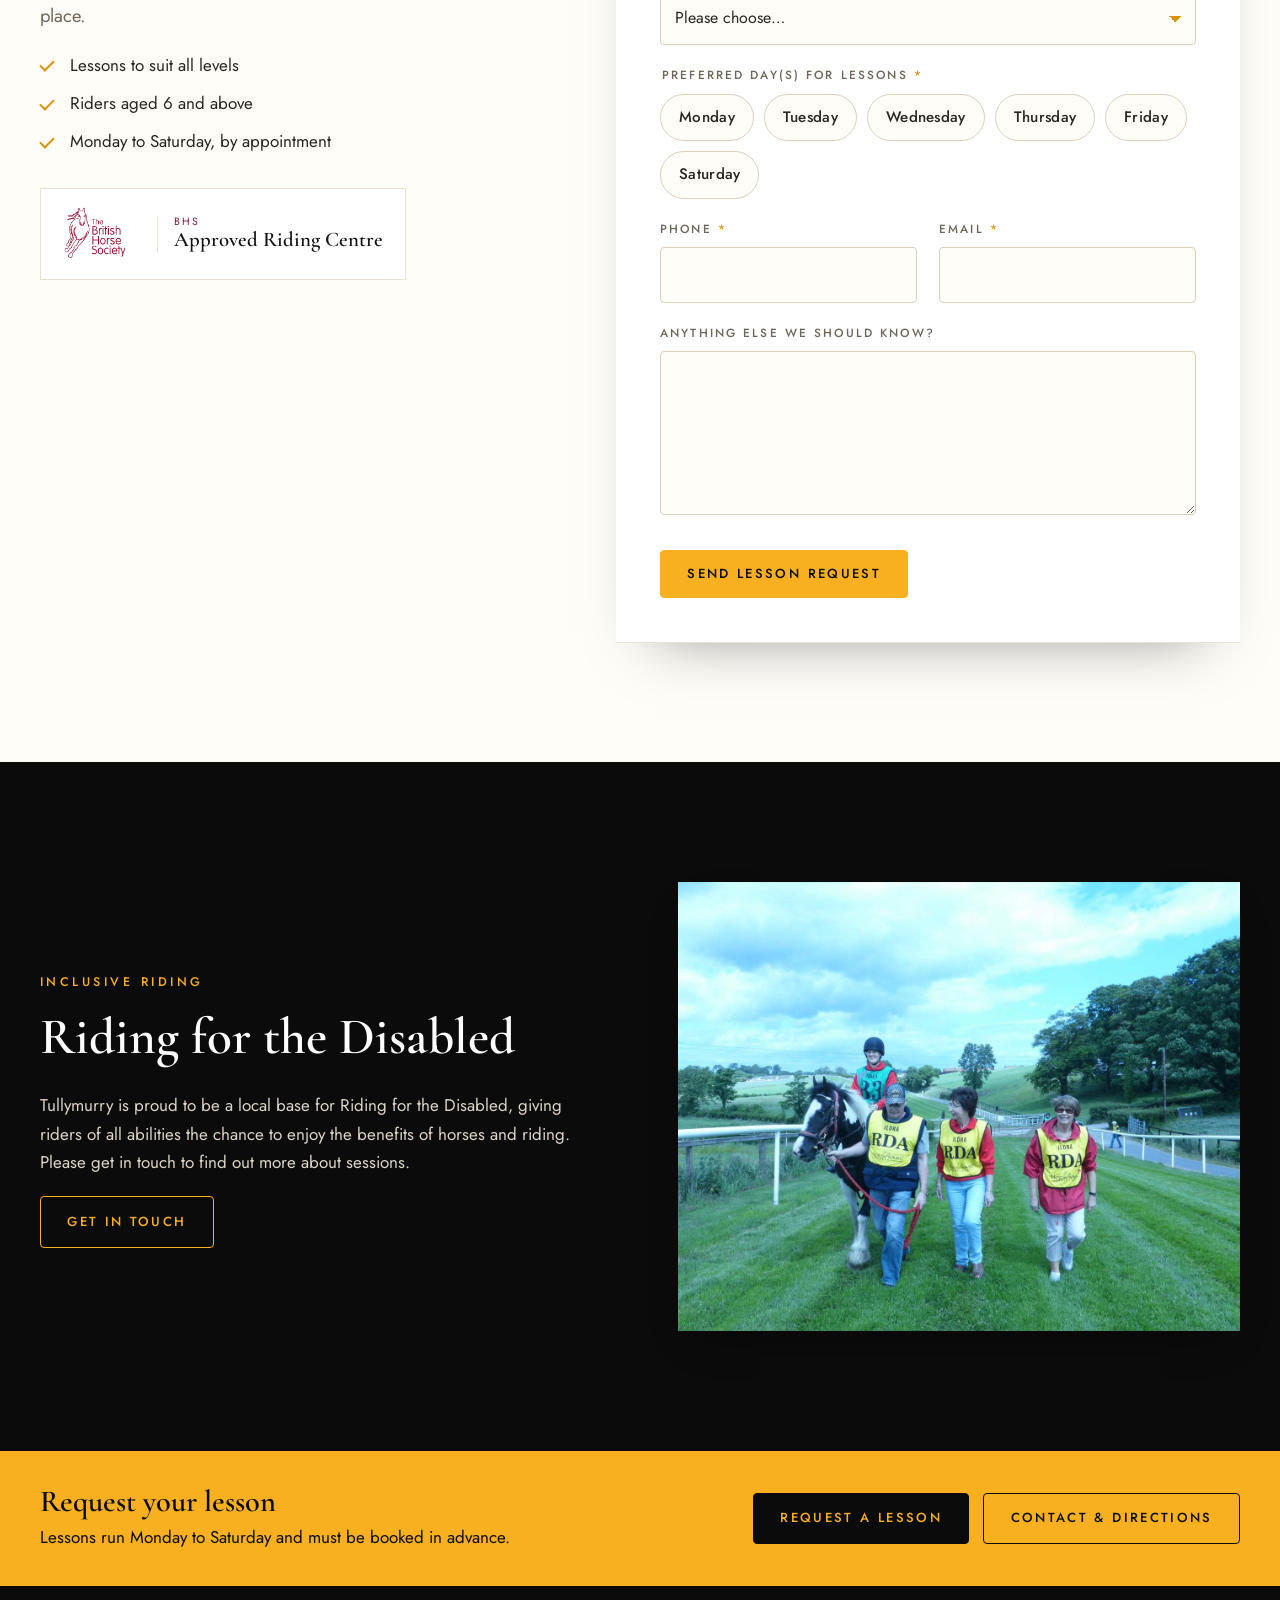
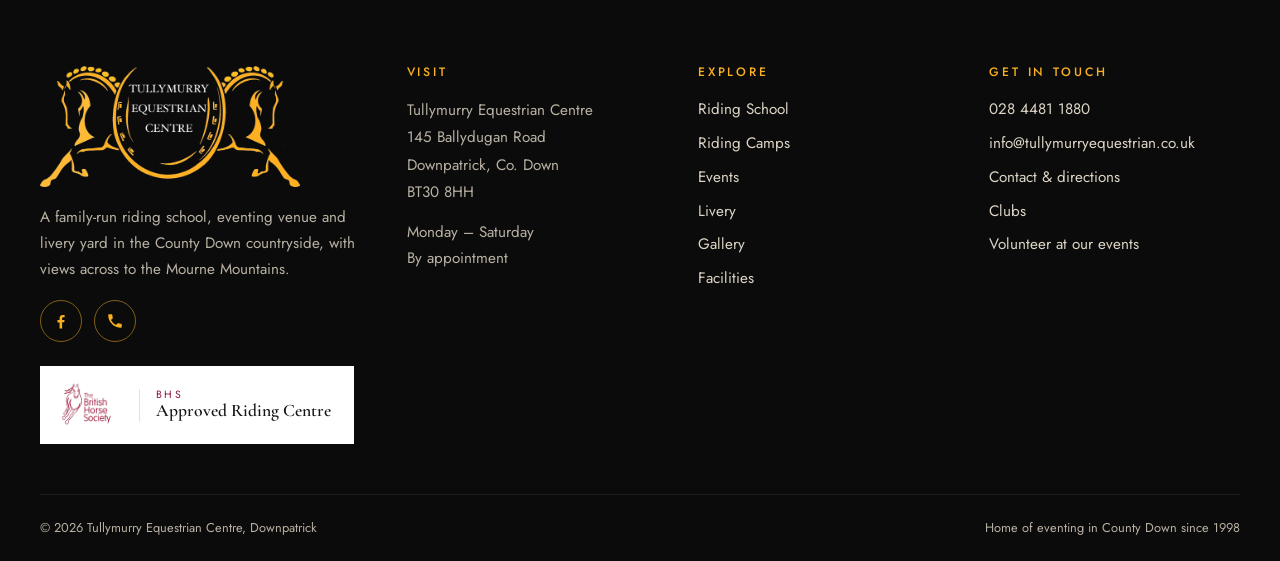
<file: riding-school.html>
<!doctype html>
<html lang="en-GB">
<head>
<meta charset="utf-8">
<meta name="viewport" content="width=device-width, initial-scale=1">
<title>Riding Lessons Downpatrick | Tullymurry Equestrian Centre</title>
<meta name="description" content="BHS Approved riding lessons near Downpatrick for all levels from age 6. Group and private lessons, evening classes, cross-country schooling and online booking.">
<link rel="canonical" href="https://www.tullymurryequestrian.co.uk/riding-school">
<meta property="og:type" content="website">
<meta property="og:site_name" content="Tullymurry Equestrian Centre">
<meta property="og:title" content="Riding Lessons Downpatrick | Tullymurry Equestrian Centre">
<meta property="og:description" content="BHS Approved riding lessons near Downpatrick for all levels from age 6. Group and private lessons, evening classes, cross-country schooling and online booking.">
<meta property="og:url" content="https://www.tullymurryequestrian.co.uk/riding-school">
<meta property="og:image" content="https://www.tullymurryequestrian.co.uk/assets/img/og-image.jpg">
<meta property="og:image:width" content="1200">
<meta property="og:image:height" content="630">
<meta property="og:locale" content="en_GB">
<meta name="twitter:card" content="summary_large_image">
<meta name="twitter:title" content="Riding Lessons Downpatrick | Tullymurry Equestrian Centre">
<meta name="twitter:description" content="BHS Approved riding lessons near Downpatrick for all levels from age 6. Group and private lessons, evening classes, cross-country schooling and online booking.">
<meta name="twitter:image" content="https://www.tullymurryequestrian.co.uk/assets/img/og-image.jpg">
<meta name="theme-color" content="#0b0b0b">
<link rel="icon" type="image/png" href="assets/img/favicon.png">
<link rel="apple-touch-icon" href="assets/img/apple-touch-icon.png">
<link rel="preconnect" href="https://fonts.googleapis.com">
<link rel="preconnect" href="https://fonts.gstatic.com" crossorigin>
<link rel="stylesheet" href="https://fonts.googleapis.com/css2?family=Cormorant+Garamond:ital,wght@0,500;0,600;1,500&family=Jost:wght@300;400;500&display=swap">
<link rel="stylesheet" href="css/style.css?v=20261025-design">

</head>
<body>
<a class="skip" href="#main">Skip to content</a>
<header class="site-header">
  <div class="topbar"><div class="wrap">
    <div><span class="bhs-flag">BHS Approved Riding Centre</span><span class="hide-sm">145 Ballydugan Road, Downpatrick, Co. Down BT30 8HH</span><span class="hide-sm hide-md">Mon – Sat, by appointment</span></div>
    <div><a class="hide-sm" href="mailto:info@tullymurryequestrian.co.uk">info@tullymurryequestrian.co.uk</a><span><a href="tel:+442844811880">Call 028 4481 1880</a></span></div>
  </div></div>
  <div class="wrap header-inner">
    <a class="brand" href="/" aria-label="Tullymurry Equestrian Centre home"><img src="assets/img/logo-sm.png" alt="Tullymurry Equestrian Centre" width="314" height="147"></a>
    <button class="menu-toggle" aria-label="Menu" aria-expanded="false" aria-controls="site-nav"><span></span><span></span><span></span></button>
    <nav class="main-nav" id="site-nav" aria-label="Main"><ul><li class="has-sub"><a href="/riding-school" aria-current="page">Riding School</a><ul class="sub"><li><a href="/riding-school#children">Lessons for Children</a></li><li><a href="/riding-school#adults">Lessons for Adults</a></li><li><a href="/riding-school#private">Private Lessons</a></li><li><a href="/riding-school#cross-country">Cross-Country Schooling</a></li><li><a href="/riding-school#book">Request a lesson</a></li><li><a href="/clubs">Clubs</a></li></ul></li><li class="has-sub"><a href="/riding-camps">Riding Camps</a><ul class="sub"><li><a href="/riding-camps#camps">Holiday Camps</a></li><li><a href="/riding-camps#day">A Day at Camp</a></li><li><a href="/riding-camps#bring">What to Bring</a></li></ul></li><li class="has-sub"><a href="/events">Events</a><ul class="sub"><li><a href="/events#upcoming">Upcoming Events</a></li><li><a href="/events#two-phase">Autumn Two Phase</a></li><li><a href="/events#rds">RDS Qualifiers</a></li><li><a href="/events#volunteers">Volunteers</a></li></ul></li><li class="has-sub"><a href="/livery">Livery</a><ul class="sub"><li><a href="/livery#options">Livery Options</a></li><li><a href="/livery#enquire">Livery Enquiry</a></li></ul></li><li><a href="/gallery">Gallery</a></li><li class="has-sub"><a href="/facilities">Facilities</a><ul class="sub"><li><a href="/facilities#cross-country">Cross-Country Course</a></li><li><a href="/facilities#arenas">International Indoor Arena</a></li><li><a href="/facilities#outdoor">Outdoor SJ & XC Courses</a></li><li><a href="/facilities#hire">Facility Hire</a></li></ul></li><li><a href="/contact">Contact</a></li><li class="nav-cta"><a class="btn" href="/riding-school#book">Request a lesson</a></li></ul></nav>
  </div>
</header>
<main id="main">
<section class="page-hero">
  <div class="photo placeholder " data-img="assets/img/photos/hero-riding-school.jpg?v=20261025-photos" role="img" aria-label="Riding School"></div>
  <div class="wrap">
    <div class="crumbs"><a href="/">Home</a> &nbsp;/&nbsp; Riding School</div>
    <h1>Riding School</h1>
    <p>A BHS Approved Riding Centre offering lessons to suit all levels, for riders aged 6 and above.</p>
  </div>
</section>
<section class="section">
  <div class="wrap">
    <div class="split reveal">
      <div>
        <span class="eyebrow">Learn to ride</span>
        <h2>Lessons for everyone</h2>
        <p class="lead">As a British Horse Society Approved Riding Centre, our experienced instructors offer lessons to suit all levels, from complete beginners to competing riders, aged 6 and above.</p>
        <p>Lessons take place in our international-size indoor arena, so they go ahead whatever the weather. As riders progress they can move on to our large outdoor facilities, including full show jumping and cross-country courses. All riding equipment is provided.</p>
        <ul class="ticks">
          <li>BHS Approved Riding Centre</li>
          <li>Lessons to suit all levels, from age 6</li>
          <li>Group and private lessons</li>
          <li>Weekday evening lessons for experienced riders</li>
          <li>All equipment provided</li>
        </ul>
        <a class="btn" href="#book">Request a lesson</a>
      </div>
      <div class="photo placeholder frame" data-img="assets/img/photos/riding-school-1.jpg?v=20261025-photos" role="img" aria-label="Riding lesson"></div>
    </div>
  </div>
</section>

<section class="section cream">
  <div class="wrap">
    <div class="section-head reveal"><div class="horseshoe-rule"><svg viewBox="0 0 32 32" aria-hidden="true"><path fill="none" stroke="currentColor" stroke-width="2.4" stroke-linecap="round" d="M9 27c-3-3-5-7-5-12C4 8.4 9.4 4 16 4s12 4.4 12 11c0 5-2 9-5 12"/><g fill="currentColor"><rect x="6.2" y="11" width="2" height="2.6" rx=".5"/><rect x="7" y="17.5" width="2" height="2.6" rx=".5"/><rect x="23.8" y="11" width="2" height="2.6" rx=".5"/><rect x="23" y="17.5" width="2" height="2.6" rx=".5"/></g></svg></div><h2>Our lessons</h2></div>
    <div class="cards">
      <article class="card reveal" id="children">
        <span class="meta">Age 6+</span>
        <h3>Children's lessons</h3>
        <p>Group lessons that build confidence, balance and horse sense, on ponies matched to each child's size and ability. Ideal for complete beginners and improving young riders.</p>
      </article>
      <article class="card reveal" id="adults">
        <span class="meta">Beginner to experienced</span>
        <h3>Adult lessons</h3>
        <p>Whether you're starting out, returning after a break or looking to improve your jumping, our adult groups run in the evenings during the week. An enjoyable way to get fit.</p>
      </article>
      <article class="card reveal" id="private">
        <span class="meta">One-to-one</span>
        <h3>Private lessons</h3>
        <p>Focused, individual tuition at your own pace. Choose a 30 or 45 minute session to work on whatever matters most to you.</p>
      </article>
      <article class="card reveal" id="cross-country">
        <span class="meta">Experienced riders</span>
        <h3>Cross-country schooling</h3>
        <p>Put your skills to the test over our full cross-country course of around 40 fences, including water, with an instructor alongside to help you and your horse grow in confidence.</p>
      </article>
    </div>
  </div>
</section>

<section class="section cream" id="first-visit">
  <div class="narrow">
    <div class="section-head"><span class="eyebrow">Before you ride</span><h2>Your first visit</h2><p>A few useful things to know before requesting a lesson.</p></div>
    <div class="first-visit-faq">
      <details><summary>Can I join as a complete beginner?</summary><p>Yes. Lessons cater for all levels, from age six upwards. Tell us the rider’s age and experience in your request so we can discuss a suitable lesson.</p></details>
      <details><summary>Do I need my own riding equipment?</summary><p>Riding equipment is provided. Let us know if this is your first lesson so the team can explain what you will need.</p></details>
      <details><summary>What should I wear?</summary><p>Please ask the team about suitable clothing and footwear when confirming your first lesson. Call <a href="tel:+442844811880">028 4481 1880</a> if you are unsure what to bring.</p></details>
      <details><summary>When should I arrive?</summary><p>Lessons are by appointment. Confirm your lesson time and when to arrive with the team before travelling. You’ll find our address and map on the <a href="/contact">contact and directions page</a>.</p></details>
      <details><summary>Is my lesson booked when I submit a request?</summary><p>No. Your request lets us check availability. We’ll be in touch to confirm a place before you attend.</p></details>
    </div>
  </div>
</section>

<section class="section" id="book">
  <div class="wrap form-split">
    <div class="reveal">
      <span class="eyebrow">Request a lesson</span>
      <h2>Request your lesson</h2>
      <p class="lead">Tell us about the rider and your preferred days. This is an enquiry; your lesson is only booked once the team confirms a place.</p>
      <ul class="ticks">
        <li>Lessons to suit all levels</li>
        <li>Riders aged 6 and above</li>
        <li>Monday to Saturday, by appointment</li>
      </ul>
      <span class="logo-badge bhs"><img src="assets/img/logos/bhs-logo.png" alt="The British Horse Society" width="300" height="239"><span class="lb-text"><small>BHS</small><b>Approved Riding Centre</b></span></span>
    </div>
    <div class="form-card reveal">
      <form class="tm-form" data-subject="Riding lesson booking request" novalidate>
  <div class="form-grid"><div><label for="f-name">Rider's name <span aria-hidden="true">*</span></label><input id="f-name" name="name" type="text" required autocomplete="name"></div><div><label for="f-age">Rider's age <span aria-hidden="true">*</span></label><input id="f-age" name="age" type="number" required min="6" max="99" inputmode="numeric"></div><div class="full"><label for="f-riding_level">Riding level <span aria-hidden="true">*</span></label><select id="f-riding_level" name="riding_level" required><option value="">Please choose…</option><option>Complete beginner – never ridden</option><option>Beginner – walk and trot</option><option>Novice – walk, trot and canter</option><option>Intermediate – jumping small fences</option><option>Advanced – jumping and competing</option></select></div><fieldset class="full"><legend>Preferred day(s) for lessons <span aria-hidden="true">*</span></legend><div class="choice"><label><input type="checkbox" name="preferred_days" value="Monday"><span>Monday</span></label><label><input type="checkbox" name="preferred_days" value="Tuesday"><span>Tuesday</span></label><label><input type="checkbox" name="preferred_days" value="Wednesday"><span>Wednesday</span></label><label><input type="checkbox" name="preferred_days" value="Thursday"><span>Thursday</span></label><label><input type="checkbox" name="preferred_days" value="Friday"><span>Friday</span></label><label><input type="checkbox" name="preferred_days" value="Saturday"><span>Saturday</span></label></div></fieldset><div><label for="f-phone">Phone <span aria-hidden="true">*</span></label><input id="f-phone" name="phone" type="tel" required autocomplete="tel"></div><div><label for="f-email">Email <span aria-hidden="true">*</span></label><input id="f-email" name="email" type="email" required autocomplete="email"></div><div class="full"><label for="f-message">Anything else we should know?</label><textarea id="f-message" name="message" rows="5"></textarea></div></div>
  <input type="checkbox" name="botcheck" class="hp" tabindex="-1" autocomplete="off" aria-hidden="true">
  <div class="form-foot">
    <button class="btn" type="submit">Send lesson request</button>
    <p class="form-msg" role="status" aria-live="polite"></p>
  </div>
</form>
    </div>
  </div>
</section>

<section class="section dark">
  <div class="wrap split reveal">
    <div>
      <span class="eyebrow">Inclusive riding</span>
      <h2>Riding for the Disabled</h2>
      <p>Tullymurry is proud to be a local base for Riding for the Disabled, giving riders of all abilities the chance to enjoy the benefits of horses and riding. Please get in touch to find out more about sessions.</p>
      <a class="btn ghost" href="/contact">Get in touch</a>
    </div>
    <div class="photo placeholder " data-img="assets/img/photos/rda.jpg?v=20261025-photos" role="img" aria-label="Tullymurry pony and RDA volunteers at the St Patrick’s Coast Trek"></div>
  </div>
</section>
<section class="cta-strip"><div class="wrap">
  <div><h3>Request your lesson</h3><p>Lessons run Monday to Saturday and must be booked in advance.</p></div>
  <div class="btn-row"><a class="btn" href="#book">Request a lesson</a><a class="btn ghost" href="/contact">Contact &amp; directions</a></div>
</div></section>
</main>
<footer class="site-footer">
  <div class="wrap footer-top">
    <div>
      <a class="footer-logo" href="/"><img src="assets/img/logo-sm.png" alt="Tullymurry Equestrian Centre" loading="lazy"></a>
      <p>A family-run riding school, eventing venue and livery yard in the County Down countryside, with views across to the Mourne Mountains.</p>
      <div class="socials">
        <a href="https://www.facebook.com/pages/Tullymurry%20Equestrian%20Centre/1516033685365684" target="_blank" rel="noopener" aria-label="Tullymurry Equestrian Centre on Facebook"><svg viewBox="0 0 24 24" aria-hidden="true"><path d="M13.5 22v-8.2h2.8l.4-3.2h-3.2V8.5c0-.9.3-1.6 1.6-1.6h1.7V4.1c-.3 0-1.3-.1-2.5-.1-2.5 0-4.2 1.5-4.2 4.3v2.4H7.3v3.2h2.8V22h3.4z"/></svg></a>
        <a href="tel:+442844811880" aria-label="Call us"><svg viewBox="0 0 24 24" aria-hidden="true"><path d="M6.6 10.8a15.1 15.1 0 0 0 6.6 6.6l2.2-2.2c.3-.3.7-.4 1-.2 1.1.4 2.3.6 3.6.6.6 0 1 .4 1 1V20c0 .6-.4 1-1 1A17 17 0 0 1 3 4c0-.6.4-1 1-1h3.5c.6 0 1 .4 1 1 0 1.3.2 2.5.6 3.6.1.3 0 .7-.2 1l-2.3 2.2z"/></svg></a>
      </div>
      <div style="margin-top:24px"><span class="logo-badge bhs on-dark"><img src="assets/img/logos/bhs-logo.png" alt="The British Horse Society" width="300" height="239"><span class="lb-text"><small>BHS</small><b>Approved Riding Centre</b></span></span></div>
    </div>
    <div>
      <h4>Visit</h4>
      <address>Tullymurry Equestrian Centre<br>145 Ballydugan Road<br>Downpatrick, Co. Down<br>BT30 8HH</address>
      <p style="margin-top:14px">Monday – Saturday<br>By appointment</p>
    </div>
    <div>
      <h4>Explore</h4>
      <ul>
        <li><a href="/riding-school">Riding School</a></li>
        <li><a href="/riding-camps">Riding Camps</a></li>
        <li><a href="/events">Events</a></li>
        <li><a href="/livery">Livery</a></li>
        <li><a href="/gallery">Gallery</a></li>
        <li><a href="/facilities">Facilities</a></li>
      </ul>
    </div>
    <div>
      <h4>Get in touch</h4>
      <ul>
        <li><a href="tel:+442844811880">028 4481 1880</a></li>
        <li><a href="mailto:info@tullymurryequestrian.co.uk">info@tullymurryequestrian.co.uk</a></li>
        <li><a href="/contact">Contact &amp; directions</a></li>
        <li><a href="/clubs">Clubs</a></li>
        <li><a href="/events#volunteers">Volunteer at our events</a></li>
      </ul>
    </div>
  </div>
  <div class="wrap footer-bottom">
    <span>&copy; <span id="year">2026</span> Tullymurry Equestrian Centre, Downpatrick</span>
    <span>Home of eventing in County Down since 1998</span>
  </div>
</footer>
<script src="js/main.js" defer></script>
<script src="js/forms.js" defer></script>
<script src="js/content.js?v=20261025-design" defer></script>
</body>
</html>
</file>
<file: css/style.css>
/* ==========================================================================
   Tullymurry Equestrian Centre — site styles
   Brand colours are taken from the logo: black + horseshoe gold.
   ========================================================================== */

:root {
  --black: #0b0b0b;
  --ink: #141414;
  --charcoal: #1d1d1d;
  --gold: #f8b020;
  --gold-deep: #d9940c;
  --gold-soft: #fbd27a;
  --cream: #f7f2e8;
  --paper: #fffdf8;
  --stone: #e9e1d1;
  --text: #2a2620;
  --muted: #6e665a;
  --white: #ffffff;

  --font-display: "Cormorant Garamond", Garamond, "Times New Roman", serif;
  --font-body: "Jost", "Segoe UI", system-ui, -apple-system, sans-serif;

  --wrap: 1200px;
  --gutter: clamp(16px, 4vw, 40px);
  --radius: 4px;
  --header-h: 84px;
  --shadow: 0 18px 40px -18px rgba(0, 0, 0, .45);
}

*, *::before, *::after { box-sizing: border-box; }
html { scroll-behavior: smooth; -webkit-text-size-adjust: 100%; overflow-x: clip; }
body {
  margin: 0;
  font-family: var(--font-body);
  font-size: 17px;
  line-height: 1.7;
  color: var(--text);
  background: var(--paper);
  overflow-x: hidden;
}
img { max-width: 100%; display: block; }
[hidden] { display: none !important; }
a { color: inherit; }
p { margin: 0 0 1.1em; }
h1, h2, h3, h4 {
  font-family: var(--font-display);
  font-weight: 600;
  line-height: 1.1;
  margin: 0 0 .5em;
  color: var(--ink);
}
h1 { font-size: clamp(2.6rem, 6vw, 4.6rem); }
h2 { font-size: clamp(2rem, 4.2vw, 3.2rem); }
h3 { font-size: clamp(1.45rem, 2.4vw, 1.9rem); }
h4 { font-size: 1.25rem; }

.wrap { width: min(var(--wrap), 100% - 2 * var(--gutter)); margin-inline: auto; }
.narrow { width: min(820px, 100% - 2 * var(--gutter)); margin-inline: auto; }
.center { text-align: center; }
.skip { position: absolute; left: -999px; top: 0; background: var(--gold); color: var(--black); padding: 10px 16px; z-index: 999; }
.skip:focus { left: 10px; top: 10px; }

.eyebrow {
  display: inline-block;
  font-family: var(--font-body);
  font-size: .78rem;
  font-weight: 500;
  letter-spacing: .28em;
  text-transform: uppercase;
  color: var(--gold-deep);
  margin-bottom: 1rem;
}
.dark .eyebrow { color: var(--gold); }
.lead { font-size: 1.15rem; color: var(--muted); }
.dark .lead { color: #cfc7b8; }

/* ---------- Buttons ---------- */
.btn {
  display: inline-flex; align-items: center; justify-content: center; gap: .6em;
  font-family: var(--font-body);
  font-size: .82rem; font-weight: 500;
  letter-spacing: .18em; text-transform: uppercase;
  text-decoration: none;
  padding: 1.05em 2em;
  border: 1px solid var(--gold);
  background: var(--gold); color: var(--black);
  border-radius: var(--radius);
  transition: background .25s, color .25s, transform .25s;
  cursor: pointer;
}
.btn:hover { background: var(--gold-soft); transform: translateY(-1px); }
.btn.ghost { background: transparent; color: var(--gold); }
.btn.ghost:hover { background: var(--gold); color: var(--black); }
.btn.dark-ghost { background: transparent; color: var(--ink); border-color: var(--ink); }
.btn.dark-ghost:hover { background: var(--ink); color: var(--white); }
.btn-row { display: flex; flex-wrap: wrap; gap: 14px; }
.center .btn-row { justify-content: center; }

/* ---------- Header ---------- */
.site-header {
  position: sticky; top: 0; z-index: 100;
  background: rgba(11, 11, 11, .96);
  backdrop-filter: blur(6px);
  border-bottom: 1px solid rgba(248, 176, 32, .25);
}
.topbar {
  background: var(--black);
  color: #b9b1a3;
  font-size: .78rem;
  letter-spacing: .08em;
  border-bottom: 1px solid rgba(255,255,255,.06);
}
.topbar .wrap { display: flex; justify-content: space-between; gap: 16px; padding: 7px 0; }
.topbar a { color: var(--gold); text-decoration: none; }
.topbar span + span::before { content: "·"; margin: 0 .7em; color: #555; }
.header-inner {
  display: flex; align-items: center; justify-content: space-between; gap: 24px;
  height: var(--header-h);
}
.brand { display: flex; align-items: center; flex-shrink: 0; }
.brand img { height: 58px; width: auto; }
.footer-logo img { height: auto; }

.main-nav > ul { list-style: none; margin: 0; padding: 0; display: flex; align-items: center; gap: 4px; }
.main-nav li { position: relative; }
.main-nav a {
  display: block;
  color: #eee6d6;
  text-decoration: none;
  font-size: .8rem; font-weight: 500;
  letter-spacing: .16em; text-transform: uppercase;
  padding: 12px 12px;
  white-space: nowrap;
  transition: color .2s;
}
.main-nav a:hover, .main-nav a[aria-current="page"] { color: var(--gold); }
.main-nav .has-sub > a::after {
  content: ""; display: inline-block; width: 6px; height: 6px; margin-left: 8px;
  border-right: 1.5px solid currentColor; border-bottom: 1.5px solid currentColor;
  transform: translateY(-3px) rotate(45deg);
}
.sub {
  position: absolute; top: 100%; left: 0; min-width: 240px;
  list-style: none; margin: 0; padding: 10px 0;
  background: var(--ink);
  border-top: 2px solid var(--gold);
  box-shadow: var(--shadow);
  opacity: 0; visibility: hidden; transform: translateY(8px);
  transition: opacity .2s, transform .2s, visibility .2s;
}
.has-sub:hover > .sub, .has-sub:focus-within > .sub { opacity: 1; visibility: visible; transform: none; }
.sub a { text-transform: none; letter-spacing: .04em; font-size: .92rem; padding: 9px 22px; color: #d8d0c0; }
.nav-cta { margin-left: 10px; }
.nav-cta a.btn { padding: .85em 1.4em; color: var(--black); }
.nav-cta a.btn:hover { color: var(--black); }

.menu-toggle {
  display: none;
  background: none; border: 0; padding: 10px; cursor: pointer; color: var(--gold);
}
.menu-toggle span { display: block; width: 26px; height: 2px; background: currentColor; margin: 6px 0; transition: transform .25s, opacity .25s; }
.nav-open .menu-toggle span:nth-child(1) { transform: translateY(8px) rotate(45deg); }
.nav-open .menu-toggle span:nth-child(2) { opacity: 0; }
.nav-open .menu-toggle span:nth-child(3) { transform: translateY(-8px) rotate(-45deg); }

@media (max-width: 1180px) {
  .topbar .hide-sm { display: none; }
  .menu-toggle { display: block; }
  .main-nav {
    position: fixed; inset: calc(var(--header-h) + 33px) 0 0 0;
    background: var(--black);
    overflow-y: auto;
    padding: 20px var(--gutter) 60px;
    transform: translateX(100%);
    visibility: hidden;
    transition: transform .3s ease, visibility .3s;
  }
  .nav-open .main-nav { transform: none; visibility: visible; }
  .main-nav > ul { flex-direction: column; align-items: stretch; gap: 0; }
  .main-nav > ul > li { border-bottom: 1px solid rgba(255,255,255,.08); }
  .main-nav a { font-size: .95rem; padding: 16px 4px; }
  .sub { position: static; opacity: 1; visibility: visible; transform: none; box-shadow: none; border: 0; background: transparent; padding: 0 0 12px 12px; min-width: 0; }
  .sub a { padding: 8px 4px; font-size: 1rem; white-space: normal; }
  .main-nav .has-sub > a::after { display: none; }
  .nav-cta { margin: 24px 0 0; border: 0 !important; }
  .nav-cta a.btn { width: 100%; }
  body.nav-open { overflow: hidden; }
}
@media (max-width: 560px) {
  .brand img { height: 46px; }
  :root { --header-h: 72px; }
  .topbar .wrap { justify-content: center; }
}

/* ---------- Photo slots ----------
   Each .photo has a gradient fallback. Drop a real image into
   assets/img/photos/ with the filename used in the HTML and it
   appears automatically. */
.photo {
  position: relative;
  background-color: var(--charcoal);
  background-image:
    var(--img, none),
    radial-gradient(120% 90% at 80% 10%, rgba(248,176,32,.22), transparent 55%),
    linear-gradient(160deg, #2a241a 0%, #121212 70%);
  background-size: cover;
  background-position: center;
  overflow: hidden;
}
.photo.placeholder::after {
  content: "";
  position: absolute; inset: 0;
  background: url("../assets/img/logo-sm.png") center / 46% auto no-repeat;
  opacity: .08;
}

/* ---------- Hero ---------- */
.hero {
  position: relative;
  min-height: calc(100vh - var(--header-h) - 33px);
  min-height: calc(100svh - var(--header-h) - 33px);
  display: grid; place-items: center;
  text-align: center;
  color: var(--white);
  isolation: isolate;
}
.hero .photo { position: absolute; inset: 0; z-index: -2; }
.hero .photo.placeholder::after { display: none; }
.hero::before {
  content: ""; position: absolute; inset: 0; z-index: -1;
  background: linear-gradient(180deg, rgba(0,0,0,.35) 0%, rgba(0,0,0,.55) 60%, rgba(11,11,11,.95) 100%);
}
.hero-inner { padding: 60px var(--gutter) 120px; max-width: 900px; }
.hero-logo { width: min(620px, 92vw); height: auto; margin: 0 auto 26px; filter: drop-shadow(0 10px 30px rgba(0,0,0,.6)); }
.hero p.tag {
  font-family: var(--font-display);
  font-style: italic;
  font-size: clamp(1.3rem, 2.6vw, 1.9rem);
  color: #f1e8d6;
  margin-bottom: 1.6em;
}
.scroll-cue {
  position: absolute; bottom: 28px; left: 50%; transform: translateX(-50%);
  font-size: .72rem; letter-spacing: .3em; text-transform: uppercase; color: var(--gold);
  text-decoration: none;
  display: flex; flex-direction: column; align-items: center; gap: 10px;
}
.scroll-cue::after {
  content: ""; width: 1px; height: 44px; background: linear-gradient(var(--gold), transparent);
  animation: cue 2s ease-in-out infinite;
}
@keyframes cue { 0%,100% { transform: scaleY(.4); transform-origin: top; } 50% { transform: scaleY(1); transform-origin: top; } }

/* Inner page hero */
.page-hero {
  position: relative; isolation: isolate;
  color: var(--white);
  padding: clamp(46px, 6vw, 76px) 0 clamp(40px, 5vw, 64px);
  text-align: center;
}
.page-hero .photo { position: absolute; inset: 0; z-index: -2; }
.page-hero::before {
  content: ""; position: absolute; inset: 0; z-index: -1;
  background: linear-gradient(180deg, rgba(0,0,0,.45), rgba(0,0,0,.75));
}
.page-hero h1 { color: var(--white); margin-bottom: .25em; }
.page-hero p { color: #e8dfcd; font-size: 1.15rem; max-width: 640px; margin: 0 auto; }
.crumbs { font-size: .75rem; letter-spacing: .2em; text-transform: uppercase; color: var(--gold); margin-bottom: 18px; }
.crumbs a { color: var(--gold); text-decoration: none; }

/* ---------- Sections ---------- */
.section { padding: clamp(70px, 10vw, 120px) 0; }
.section.tight { padding: clamp(50px, 7vw, 80px) 0; }
.section.cream { background: var(--cream); }
.section.dark, .dark { background: var(--black); color: #ddd5c6; }
.dark h1, .dark h2, .dark h3, .dark h4 { color: var(--white); }
.section-head { max-width: 720px; margin: 0 auto clamp(40px, 6vw, 64px); text-align: center; }

.horseshoe-rule {
  display: flex; align-items: center; justify-content: center; gap: 18px;
  margin: 0 auto 22px; color: var(--gold);
}
.horseshoe-rule::before, .horseshoe-rule::after { content: ""; height: 1px; width: 60px; background: currentColor; opacity: .6; }
.horseshoe-rule svg { width: 30px; height: 30px; }

/* Welcome */
.welcome h2 span { display: block; color: var(--gold-deep); font-style: italic; }

/* News — two-up like Wellington's "Latest News" */
.news-grid { display: grid; grid-template-columns: repeat(2, 1fr); gap: clamp(20px, 3vw, 36px); }
.news-card { background: var(--white); box-shadow: 0 2px 0 var(--stone); display: flex; flex-direction: column; }
.news-card .photo { aspect-ratio: 16 / 10; }
.news-card .body { padding: clamp(24px, 3vw, 38px); display: flex; flex-direction: column; flex: 1; }
.news-card .date { font-size: .75rem; letter-spacing: .2em; text-transform: uppercase; color: var(--gold-deep); margin-bottom: 10px; }
.news-card .btn { margin-top: auto; align-self: flex-start; }
@media (max-width: 760px) { .news-grid { grid-template-columns: 1fr; } }

/* Quick booking strip */
.cta-strip { background: var(--gold); color: var(--black); }
.cta-strip .wrap { display: flex; align-items: center; justify-content: space-between; gap: 24px; padding: 34px 0; flex-wrap: wrap; }
.cta-strip h3 { margin: 0; color: var(--black); }
.cta-strip p { margin: 4px 0 0; }
.cta-strip .btn { background: var(--black); color: var(--gold); border-color: var(--black); }
.cta-strip .btn:hover { background: #222; }
.cta-strip .btn.ghost { background: transparent; color: var(--black); }
.cta-strip .btn.ghost:hover { background: var(--black); color: var(--gold); }

/* Explore tiles */
.tiles { display: grid; grid-template-columns: repeat(3, 1fr); gap: 6px; }
.tile {
  position: relative; display: block; aspect-ratio: 4 / 3.4;
  text-decoration: none; color: var(--white);
  overflow: hidden;
}
.tile .photo { position: absolute; inset: 0; transition: transform .7s ease; }
.tile::before {
  content: ""; position: absolute; inset: 0; z-index: 1;
  background: linear-gradient(180deg, transparent 30%, rgba(0,0,0,.85));
  transition: background .4s;
}
.tile:hover .photo { transform: scale(1.06); }
.tile:hover::before { background: linear-gradient(180deg, rgba(0,0,0,.2) 0%, rgba(0,0,0,.9)); }
.tile .tile-text { position: absolute; left: 0; right: 0; bottom: 0; z-index: 2; padding: 28px; }
.tile h3 { color: var(--white); margin: 0 0 6px; }
.tile p { margin: 0; color: #e0d7c5; font-size: .95rem; max-height: 0; opacity: 0; overflow: hidden; transition: max-height .4s, opacity .4s; }
.tile:hover p, .tile:focus p { max-height: 120px; opacity: 1; }
.tile .more { display: inline-block; margin-top: 10px; font-size: .74rem; letter-spacing: .22em; text-transform: uppercase; color: var(--gold); }
@media (hover: none) { .tile p { max-height: none; opacity: 1; } }
@media (max-width: 900px) { .tiles { grid-template-columns: repeat(2, 1fr); } }
@media (max-width: 560px) { .tiles { grid-template-columns: 1fr; } .tile { aspect-ratio: 4 / 3; } }

/* Stats band */
.stats { display: grid; grid-template-columns: repeat(4, 1fr); gap: 1px; background: rgba(248,176,32,.2); border: 1px solid rgba(248,176,32,.2); }
.stat { background: var(--black); padding: 36px 20px; text-align: center; }
.stat strong { display: block; font-family: var(--font-display); font-size: clamp(2.6rem, 5vw, 3.8rem); line-height: 1; color: var(--gold); font-weight: 600; }
.stat span { display: block; margin-top: 10px; font-size: .78rem; letter-spacing: .2em; text-transform: uppercase; color: #cfc7b8; }
@media (max-width: 760px) { .stats { grid-template-columns: repeat(2, 1fr); } }

/* Split / feature rows */
.split { display: grid; grid-template-columns: 1fr 1fr; gap: clamp(30px, 6vw, 80px); align-items: center; }
.split + .split { margin-top: clamp(60px, 8vw, 100px); }
.split.flip > :first-child { order: 2; }
.split .photo { aspect-ratio: 5 / 4; box-shadow: var(--shadow); }
.split .photo.frame { outline: 1px solid var(--gold); outline-offset: 14px; }
@media (max-width: 860px) {
  .split { grid-template-columns: 1fr; }
  .split.flip > :first-child { order: 0; }
}

.ticks { list-style: none; padding: 0; margin: 0 0 1.4em; }
.ticks li { position: relative; padding-left: 30px; margin-bottom: .55em; }
.ticks li::before {
  content: ""; position: absolute; left: 0; top: .55em;
  width: 14px; height: 8px;
  border-left: 2px solid var(--gold-deep); border-bottom: 2px solid var(--gold-deep);
  transform: rotate(-45deg);
}
.dark .ticks li::before { border-color: var(--gold); }

/* Cards */
.cards { display: grid; grid-template-columns: repeat(auto-fit, minmax(260px, 1fr)); gap: 24px; }
.card {
  background: var(--white);
  border-top: 3px solid var(--gold);
  padding: 32px 28px;
  box-shadow: 0 1px 0 var(--stone), 0 14px 30px -24px rgba(0,0,0,.4);
  display: flex; flex-direction: column;
}
.card h3 { margin-bottom: .3em; }
.card .meta { font-size: .78rem; letter-spacing: .18em; text-transform: uppercase; color: var(--gold-deep); margin-bottom: 14px; }
.card p:last-child { margin-bottom: 0; }
.card .price { font-family: var(--font-display); font-size: 2.3rem; color: var(--ink); line-height: 1; margin: 6px 0 14px; }
.card .price small { font-family: var(--font-body); font-size: .85rem; color: var(--muted); }
.card .btn { margin-top: auto; align-self: flex-start; }
.dark .card { background: var(--ink); box-shadow: none; }
.dark .card .price { color: var(--white); }

.note { font-size: .9rem; color: var(--muted); font-style: italic; }
.dark .note { color: #9f978a; }

/* Price table */
.price-table { width: 100%; border-collapse: collapse; background: var(--white); }
.price-table th, .price-table td { text-align: left; padding: 16px 20px; border-bottom: 1px solid var(--stone); }
.price-table th { font-size: .75rem; letter-spacing: .18em; text-transform: uppercase; color: var(--muted); font-weight: 500; background: var(--cream); }
.price-table td:last-child { font-family: var(--font-display); font-size: 1.35rem; color: var(--ink); white-space: nowrap; }

/* Events list */
.event-list { display: grid; gap: 16px; }
.event {
  display: grid; grid-template-columns: 110px 1fr auto; gap: 26px; align-items: center;
  background: var(--white); padding: 22px 26px; border-left: 3px solid var(--gold);
}
.event .when { text-align: center; font-family: var(--font-display); line-height: 1; color: var(--ink); }
.event .when b { display: block; font-size: 2.6rem; font-weight: 600; }
.event .when small { font-family: var(--font-body); font-size: .72rem; letter-spacing: .2em; text-transform: uppercase; color: var(--gold-deep); }
.event h3 { margin: 0 0 4px; font-size: 1.5rem; }
.event p { margin: 0; color: var(--muted); }
@media (max-width: 680px) { .event { grid-template-columns: 1fr; gap: 10px; } .event .when { text-align: left; } .event .when b { display: inline; font-size: 1.8rem; margin-right: 8px; } }

/* Accordion */
details.acc { background: var(--white); border-bottom: 1px solid var(--stone); }
details.acc summary {
  cursor: pointer; list-style: none;
  padding: 20px 50px 20px 24px; position: relative;
  font-family: var(--font-display); font-size: 1.35rem; color: var(--ink); font-weight: 600;
}
details.acc summary::-webkit-details-marker { display: none; }
details.acc summary::after { content: "+"; position: absolute; right: 24px; top: 50%; transform: translateY(-50%); color: var(--gold-deep); font-family: var(--font-body); font-size: 1.6rem; font-weight: 300; }
details.acc[open] summary::after { content: "–"; }
details.acc .acc-body { padding: 0 24px 22px; }

/* Gallery */
.gallery-filters { display: flex; flex-wrap: wrap; justify-content: center; gap: 10px; margin-bottom: 36px; }
.gallery-filters button {
  font: inherit; font-size: .78rem; letter-spacing: .18em; text-transform: uppercase;
  background: transparent; border: 1px solid var(--stone); color: var(--text);
  padding: .7em 1.4em; cursor: pointer; border-radius: 40px;
}
.gallery-filters button.active, .gallery-filters button:hover { background: var(--ink); color: var(--gold); border-color: var(--ink); }
.gallery { columns: 3 280px; column-gap: 12px; }
.gallery figure { margin: 0 0 12px; break-inside: avoid; position: relative; cursor: zoom-in; overflow: hidden; }
.gallery figure img { width: 100%; height: auto; transition: transform .5s; }
.gallery figure:hover img { transform: scale(1.04); }
.gallery figure.empty { cursor: default; }
.gallery figure.empty .photo { aspect-ratio: var(--ar, 4/3); }
.gallery figcaption {
  position: absolute; left: 0; right: 0; bottom: 0;
  padding: 30px 16px 12px; color: var(--white); font-size: .9rem;
  background: linear-gradient(transparent, rgba(0,0,0,.75));
}
.lightbox {
  position: fixed; inset: 0; z-index: 300; background: rgba(0,0,0,.94);
  display: none; align-items: center; justify-content: center; padding: 30px;
}
.lightbox.open { display: flex; }
.lightbox img { max-height: 86vh; max-width: 92vw; width: auto; box-shadow: var(--shadow); }
.lightbox button { position: absolute; background: none; border: 0; color: var(--gold); font-size: 2.4rem; cursor: pointer; padding: 10px 18px; line-height: 1; }
.lightbox .close { top: 14px; right: 14px; }
.lightbox .prev { left: 6px; top: 50%; transform: translateY(-50%); }
.lightbox .next { right: 6px; top: 50%; transform: translateY(-50%); }

/* Affiliations */
.badges { display: flex; flex-wrap: wrap; justify-content: center; gap: 14px 18px; }
.badge {
  border: 1px solid var(--stone); background: var(--white);
  padding: 16px 26px; font-family: var(--font-display); font-size: 1.25rem; color: var(--ink);
}

/* Contact */
.contact-grid { display: grid; grid-template-columns: 1fr 1.2fr; gap: clamp(30px, 5vw, 60px); }
.contact-block { margin-bottom: 30px; }
.contact-block h4 { font-family: var(--font-body); font-size: .78rem; letter-spacing: .22em; text-transform: uppercase; color: var(--gold-deep); margin-bottom: 8px; font-weight: 500; }
.contact-block p { margin: 0; font-size: 1.1rem; }
.contact-block a { text-decoration: none; border-bottom: 1px solid var(--gold); }
.map { width: 100%; height: 100%; min-height: 420px; border: 0; filter: grayscale(.3) contrast(1.05); }
@media (max-width: 860px) { .contact-grid { grid-template-columns: 1fr; } }

/* ---------- Footer ---------- */
.site-footer { background: var(--black); color: #b9b1a3; font-size: .95rem; }
.footer-top { padding: 80px 0 50px; display: grid; grid-template-columns: 1.3fr 1fr 1fr 1fr; gap: 40px; }
.footer-logo img { width: 260px; margin-bottom: 18px; }
.site-footer h4 { font-family: var(--font-body); font-size: .76rem; letter-spacing: .24em; text-transform: uppercase; color: var(--gold); margin-bottom: 18px; font-weight: 500; }
.site-footer ul { list-style: none; margin: 0; padding: 0; }
.site-footer li { margin-bottom: 8px; }
.site-footer a { color: #ddd5c6; text-decoration: none; }
.site-footer a:hover { color: var(--gold); }
.site-footer address { font-style: normal; line-height: 1.8; }
.socials { display: flex; gap: 12px; margin-top: 18px; }
.socials a { width: 42px; height: 42px; border: 1px solid rgba(248,176,32,.5); border-radius: 50%; display: grid; place-items: center; color: var(--gold); }
.socials a:hover { background: var(--gold); color: var(--black); }
.socials svg { width: 18px; height: 18px; fill: currentColor; }
.footer-bottom { border-top: 1px solid rgba(255,255,255,.08); padding: 22px 0; font-size: .8rem; display: flex; justify-content: space-between; gap: 16px; flex-wrap: wrap; }
@media (max-width: 900px) { .footer-top { grid-template-columns: 1fr 1fr; } }
@media (max-width: 560px) { .footer-top { grid-template-columns: 1fr; } }

/* Reveal on scroll */
.reveal { opacity: 0; transform: translateY(24px); transition: opacity .8s ease, transform .8s ease; }
.reveal.in { opacity: 1; transform: none; }
@media (prefers-reduced-motion: reduce) {
  .reveal { opacity: 1; transform: none; transition: none; }
  html { scroll-behavior: auto; }
  .scroll-cue::after { animation: none; }
}

/* ---------- Topbar BHS flag ---------- */
.topbar .bhs-flag { color: var(--gold); font-weight: 500; letter-spacing: .12em; text-transform: uppercase; font-size: .72rem; }
@media (max-width: 1180px) { .topbar .bhs-flag { display: none; } }

/* ---------- Official logo badges (BHS / Pony Club) ---------- */
.logo-badge {
  display: inline-flex; align-items: center; gap: 14px;
  background: var(--white);
  border: 1px solid var(--stone);
  padding: 14px 22px 14px 16px;
  text-align: left; vertical-align: middle;
  min-height: 74px;
}
.logo-badge::before {
  content: ""; flex: 0 0 40px; height: 40px; border-radius: 50%;
  border: 1.5px solid var(--gold-deep);
  background: radial-gradient(circle, var(--gold) 0 4px, transparent 5px);
}
.logo-badge .lb-text { display: flex; flex-direction: column; line-height: 1.15; }
.logo-badge small { font-size: .66rem; letter-spacing: .2em; text-transform: uppercase; color: var(--muted); }
.logo-badge b { font-family: var(--font-display); font-weight: 600; font-size: 1.3rem; color: var(--ink); }
.logo-badge.has-logo { padding: 10px 16px; }
.logo-badge.has-logo::before, .logo-badge.has-logo .lb-text { display: none; }
.logo-badge img { height: 64px; width: auto; }
.logo-badge.on-dark { background: rgba(255,255,255,.04); border-color: rgba(248,176,32,.35); }
.logo-badge.on-dark small { color: #a59d8f; }
.logo-badge.on-dark b { color: var(--white); }
.logo-badge.on-dark.has-logo { background: var(--white); }
.badge-row { display: flex; flex-wrap: wrap; justify-content: center; gap: 14px; margin-top: 26px; }
.badges { align-items: center; }
.club-logo-panel { display: grid; place-items: center; background: var(--cream); aspect-ratio: 5 / 4; outline: 1px solid var(--gold); outline-offset: 14px; }
.club-logo-panel .logo-badge { transform: scale(1.25); }
.club-logo-panel .logo-badge.has-logo { transform: none; background: transparent; border: 0; }
.club-logo-panel .logo-badge.has-logo img { height: 180px; }

/* ---------- Forms ---------- */
.form-split { display: grid; grid-template-columns: 1fr 1.25fr; gap: clamp(30px, 6vw, 80px); align-items: start; }
.form-split .logo-badge { margin-top: 8px; }
@media (max-width: 900px) { .form-split { grid-template-columns: 1fr; } }
.form-card {
  background: var(--white);
  border-top: 3px solid var(--gold);
  padding: clamp(24px, 4vw, 44px);
  box-shadow: 0 1px 0 var(--stone), 0 30px 60px -40px rgba(0,0,0,.5);
}
.form-grid { display: grid; grid-template-columns: 1fr 1fr; gap: 20px 22px; }
.form-grid .full { grid-column: 1 / -1; }
@media (max-width: 560px) { .form-grid { grid-template-columns: 1fr; } }
.tm-form label, .tm-form legend {
  display: block; margin-bottom: 8px;
  font-size: .74rem; font-weight: 500; letter-spacing: .18em; text-transform: uppercase; color: var(--muted);
}
.tm-form legend span, .tm-form label span[aria-hidden] { color: var(--gold-deep); }
.tm-form fieldset { border: 0; margin: 0; padding: 0; min-width: 0; }
.tm-form input:not([type=radio]):not([type=checkbox]), .tm-form select, .tm-form textarea {
  width: 100%;
  font: inherit; font-size: 1rem; color: var(--text);
  background: var(--paper);
  border: 1px solid #d9cfbd; border-radius: var(--radius);
  padding: 13px 14px;
  transition: border-color .2s, box-shadow .2s;
  appearance: none;
}
.tm-form select {
  background-image: linear-gradient(45deg, transparent 50%, var(--gold-deep) 50%), linear-gradient(-45deg, transparent 50%, var(--gold-deep) 50%);
  background-position: calc(100% - 20px) 52%, calc(100% - 14px) 52%;
  background-size: 6px 6px; background-repeat: no-repeat; padding-right: 40px;
}
.tm-form textarea { resize: vertical; min-height: 120px; }
.tm-form input:focus, .tm-form select:focus, .tm-form textarea:focus {
  outline: none; border-color: var(--gold); box-shadow: 0 0 0 3px rgba(248,176,32,.22);
}
.choice { display: flex; flex-wrap: wrap; gap: 10px; }
.choice label { margin: 0; cursor: pointer; text-transform: none; letter-spacing: .02em; font-size: .95rem; color: var(--text); }
.choice input { position: absolute; opacity: 0; pointer-events: none; }
.choice span {
  display: inline-block; padding: 10px 18px;
  border: 1px solid #d9cfbd; border-radius: 40px; background: var(--paper);
  transition: background .2s, border-color .2s, color .2s;
}
.choice label:hover span { border-color: var(--gold); }
.choice input:checked + span { background: var(--ink); border-color: var(--ink); color: var(--gold); }
.choice input:focus-visible + span { box-shadow: 0 0 0 3px rgba(248,176,32,.35); }
.tm-form .invalid input, .tm-form .invalid select, .tm-form .invalid textarea, .tm-form fieldset.invalid .choice span { border-color: #c0392b; }
.tm-form .invalid > label, .tm-form fieldset.invalid legend { color: #c0392b; }
.hp { position: absolute !important; left: -9999px; width: 1px; height: 1px; opacity: 0; }
.form-foot { display: flex; align-items: center; flex-wrap: wrap; gap: 18px; margin-top: 26px; }
.form-msg { margin: 0; font-size: .95rem; flex: 1 1 220px; }
.form-msg.ok { color: #2e7d4f; }
.form-msg.error { color: #c0392b; }
.tm-form button[disabled] { opacity: .6; cursor: wait; }

/* Dark variant (home contact form) */
.tm-form.on-dark label, .tm-form.on-dark legend { color: #b9b1a3; }
.tm-form.on-dark input:not([type=radio]):not([type=checkbox]), .tm-form.on-dark select, .tm-form.on-dark textarea {
  background-color: rgba(255,255,255,.05); border-color: rgba(248,176,32,.3); color: var(--white);
}
.tm-form.on-dark select option { color: var(--text); }
.tm-form.on-dark .form-msg.ok { color: #8fd3a8; }
.tm-form.on-dark .form-msg.error { color: #ff9a8c; }
.contact-mini { list-style: none; padding: 0; margin: 30px 0 0; }
.contact-mini li { padding: 14px 0; border-top: 1px solid rgba(255,255,255,.1); color: #ddd5c6; }
.contact-mini span { display: block; font-size: .7rem; letter-spacing: .22em; text-transform: uppercase; color: var(--gold); margin-bottom: 2px; }
.contact-mini a { color: var(--white); text-decoration: none; }
.contact-mini a:hover { color: var(--gold); }

/* BHS badge uses the real logo; Pony Club badge stays text */
.logo-badge.bhs { padding: 10px 22px 10px 12px; gap: 16px; }
.logo-badge.bhs::before { display: none; }
.logo-badge.bhs img { height: 70px; width: auto; }
.logo-badge.bhs .lb-text { border-left: 1px solid var(--stone); padding-left: 16px; }
.logo-badge.bhs small { color: #8b1538; }
.logo-badge.bhs.on-dark { background: var(--white); border-color: var(--white); }
.logo-badge.bhs.on-dark small { color: #8b1538; }
.logo-badge.bhs.on-dark b { color: var(--ink); }
.club-logo-panel .logo-badge { transform: scale(1.35); }
.logo-badge.pc small { color: #1f3a8a; }
.club-logo-panel { background: var(--white); }
.pc-logo-large { width: min(62%, 300px); height: auto; }
.site-footer .logo-badge b { font-size: 1.1rem; }
.site-footer .logo-badge.bhs img { height: 56px; }

/* Events: weekday line */
.event .event-day { display: block; font-size: .72rem; letter-spacing: .2em; text-transform: uppercase; color: var(--gold-deep); margin-bottom: 2px; }

/* Facebook section */
.fb-grid { display: grid; grid-template-columns: 1fr 1fr; gap: 20px; max-width: 980px; margin: 0 auto; }
@media (max-width: 760px) { .fb-grid { grid-template-columns: 1fr; } }
.fb-card {
  display: flex; align-items: center; gap: 20px;
  background: var(--white); border: 1px solid var(--stone); border-left: 3px solid var(--gold);
  padding: 26px 26px; text-decoration: none; color: var(--text);
  transition: transform .25s, box-shadow .25s;
}
.fb-card:hover { transform: translateY(-3px); box-shadow: 0 20px 40px -28px rgba(0,0,0,.5); }
.fb-card .fb-ico { flex: 0 0 54px; height: 54px; border-radius: 50%; background: var(--ink); color: var(--gold); display: grid; place-items: center; }
.fb-card .fb-ico svg { width: 24px; height: 24px; fill: currentColor; }
.fb-card > span:nth-child(2) { display: flex; flex-direction: column; flex: 1; line-height: 1.3; }
.fb-card small { font-size: .7rem; letter-spacing: .2em; text-transform: uppercase; color: var(--gold-deep); }
.fb-card b { font-family: var(--font-display); font-size: 1.45rem; font-weight: 600; color: var(--ink); margin: 2px 0; }
.fb-card em { font-style: normal; color: var(--muted); font-size: .95rem; }
.fb-card .more { font-size: .72rem; letter-spacing: .18em; text-transform: uppercase; color: var(--ink); white-space: nowrap; border-bottom: 1px solid var(--gold); }
@media (max-width: 480px) { .fb-card { flex-wrap: wrap; } .fb-card .more { margin-left: 74px; } }
.topbar a.hide-sm { margin-right: 1.6em; }
.topbar .wrap > div { white-space: nowrap; }
@media (max-width: 1500px) { .topbar .hide-md { display: none; } }
.sr-only { position: absolute; width: 1px; height: 1px; padding: 0; margin: -1px; overflow: hidden; clip: rect(0 0 0 0); white-space: nowrap; border: 0; }

/* Hero tagline: keep on one line on desktop, balanced lines on smaller screens */
.hero-inner { max-width: 1100px; }
.hero p.tag { text-wrap: balance; font-size: clamp(1.25rem, 2.2vw, 1.8rem); }
@media (min-width: 900px) { .hero p.tag { white-space: nowrap; } }
.page-hero p, .section-head h2, h2 { text-wrap: balance; }
.logo-badge.rda small { color: #4b8b2f; }
.logo-badge.ei small { color: #2f6b1f; }
.logo-badge.ei img { height: 74px; }
/* Logo badges: same width, stacked neatly on phones */
@media (max-width: 640px) {
  .badges, .badge-row { flex-direction: column; align-items: center; }
  .badges .logo-badge, .badge-row .logo-badge { width: min(100%, 340px); }
}
/* "Proud to support" logos: tidy 2x2 grid on larger screens */
@media (min-width: 641px) {
  .badges { display: grid; grid-template-columns: repeat(2, minmax(0, 380px)); justify-content: center; gap: 16px; }
  .badges .logo-badge { width: 100%; }
}
@media (min-width: 641px) {
  .welcome .badge-row { display: grid; grid-template-columns: repeat(2, minmax(0, 360px)); justify-content: center; gap: 14px; }
  .welcome .badge-row .logo-badge { width: 100%; }
}

/* Focused navigation, compact banners and clear comparisons */
.welcome { padding: clamp(44px, 6vw, 72px) 0; }
.welcome .lead { margin-bottom: 0; }
.page-hero h1 { font-size: clamp(2.6rem, 5vw, 4rem); }
.page-hero .photo { background-position: center 38%; }
.page-hero .photo[data-img*="hero-riding-school"], .page-hero .photo[data-img*="hero-camps"] { background-position: center 28%; }
.tile .photo[data-img*="rda"], .photo[data-img*="riding-school-1"] { background-position: center 42%; }
.included-title { margin: 8px 0 16px; font-family: var(--font-body); font-size: .85rem; }
.livery-options .ticks { margin-bottom: 28px; }
.event-notice { padding: 22px 26px; background: var(--white); border-left: 3px solid var(--gold); }
.event-notice strong { font-family: var(--font-display); font-size: 1.7rem; color: var(--ink); }
.event-notice p { margin: 6px 0 0; }
.regular-events { margin-top: 28px; }
.regular-events > h3 { margin-bottom: 8px; }
.regular-events .card h4 { font-family: var(--font-display); font-size: 1.6rem; line-height: 1.2; }
.first-visit-faq details { border-bottom: 1px solid var(--stone); padding: 20px 0; }
.first-visit-faq details:first-child { border-top: 1px solid var(--stone); }
.first-visit-faq summary { cursor: pointer; font-weight: 500; color: var(--ink); padding-right: 12px; }
.first-visit-faq details p { margin: 14px 0 0; }
.first-visit-faq summary:focus-visible { outline: 2px solid var(--gold-deep); outline-offset: 6px; }
@media (max-width: 560px) { .page-hero p { font-size: 1rem; } .event-notice { padding: 20px; } }

/* Keep the homepage information accessible on phones. */
@media (max-width: 1180px) {
  .home-information .wrap { flex-direction: column; align-items: center; gap: 8px; padding: 12px 0; text-align: center; }
  .home-information .wrap > div { white-space: normal; display: flex; flex-direction: column; align-items: center; gap: 4px; }
  .home-information .hide-sm, .home-information .hide-md, .home-information .bhs-flag { display: block; }
  .home-information span + span::before { content: none; }
  .home-information a.hide-sm { margin-right: 0; }
  .home-information { letter-spacing: .03em; line-height: 1.5; }
  .home-information a { display: inline-block; padding: 4px 0; }
  .home-header .main-nav { inset: var(--header-h) 0 0; }
}

@media (max-width: 1180px) {
  .nav-open .home-header { position: fixed; inset: 0 0 auto; backdrop-filter: none; background: var(--black); }
}
</file>
